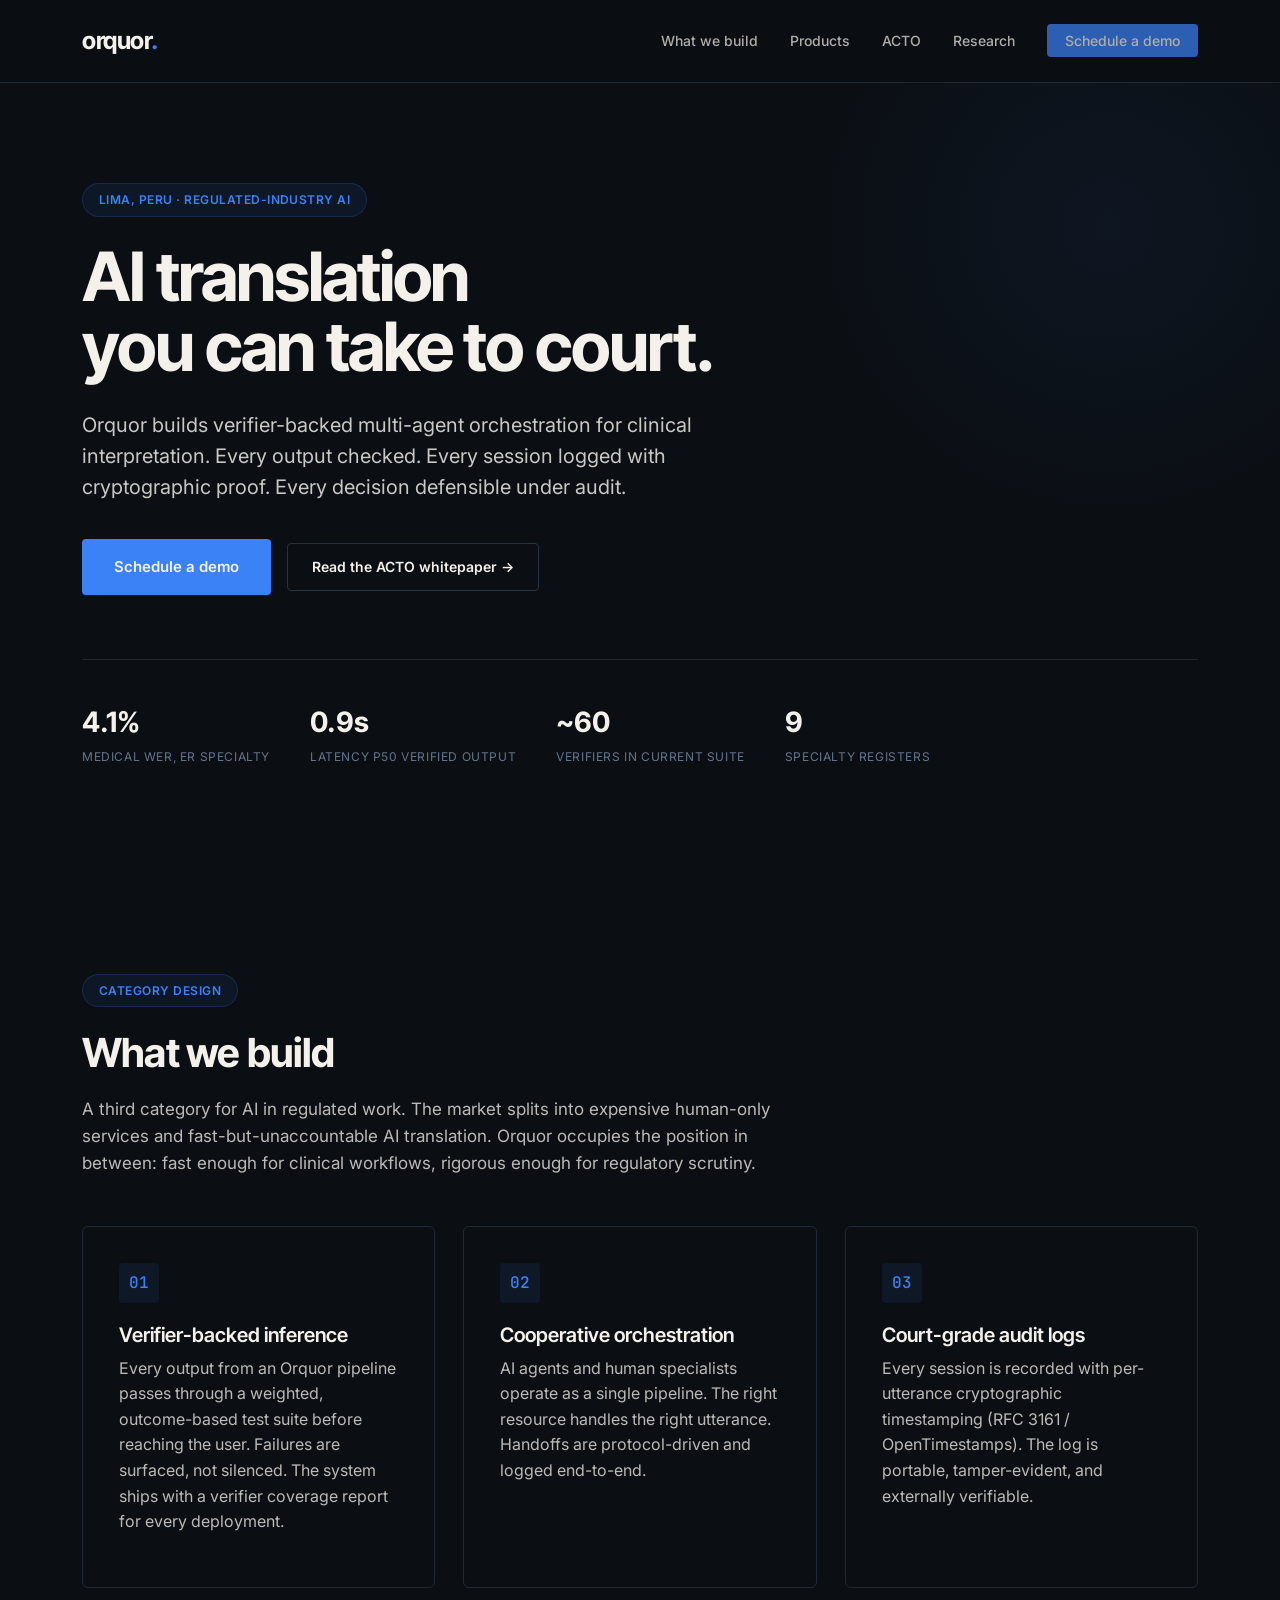
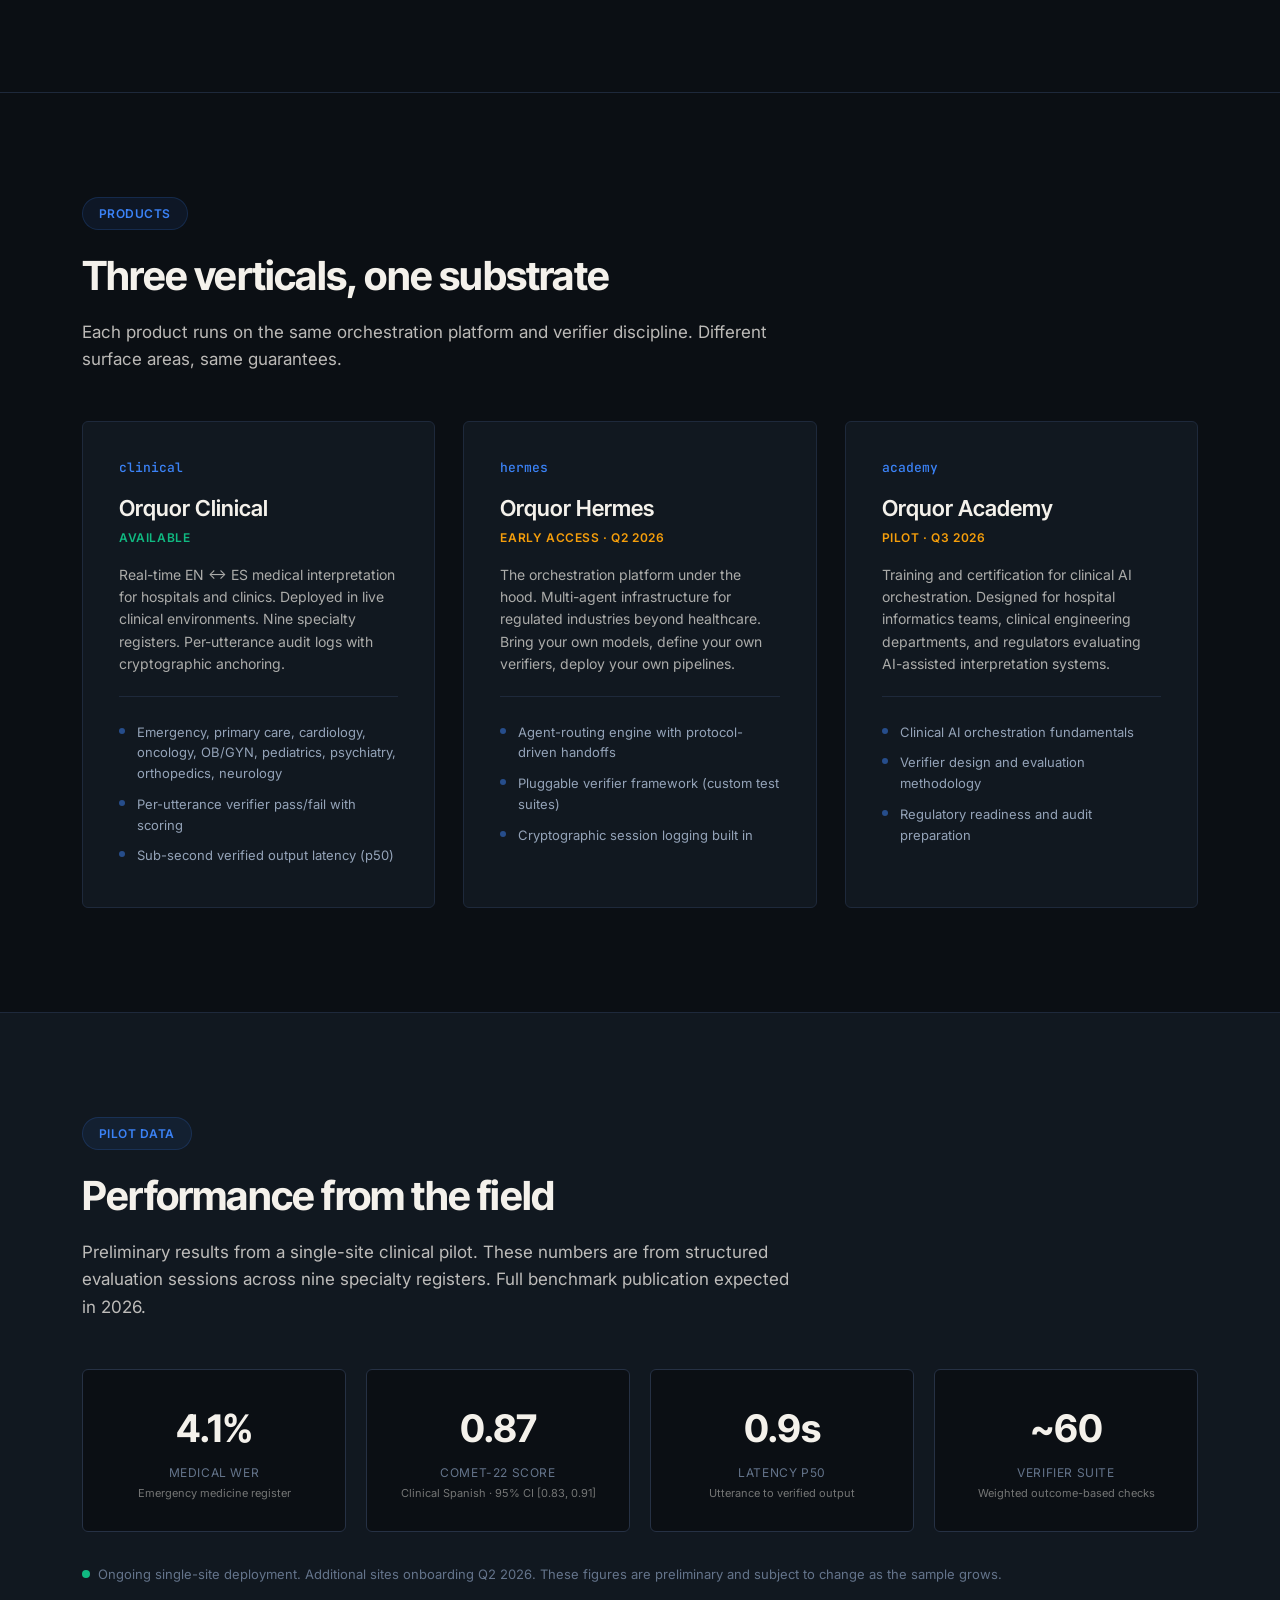
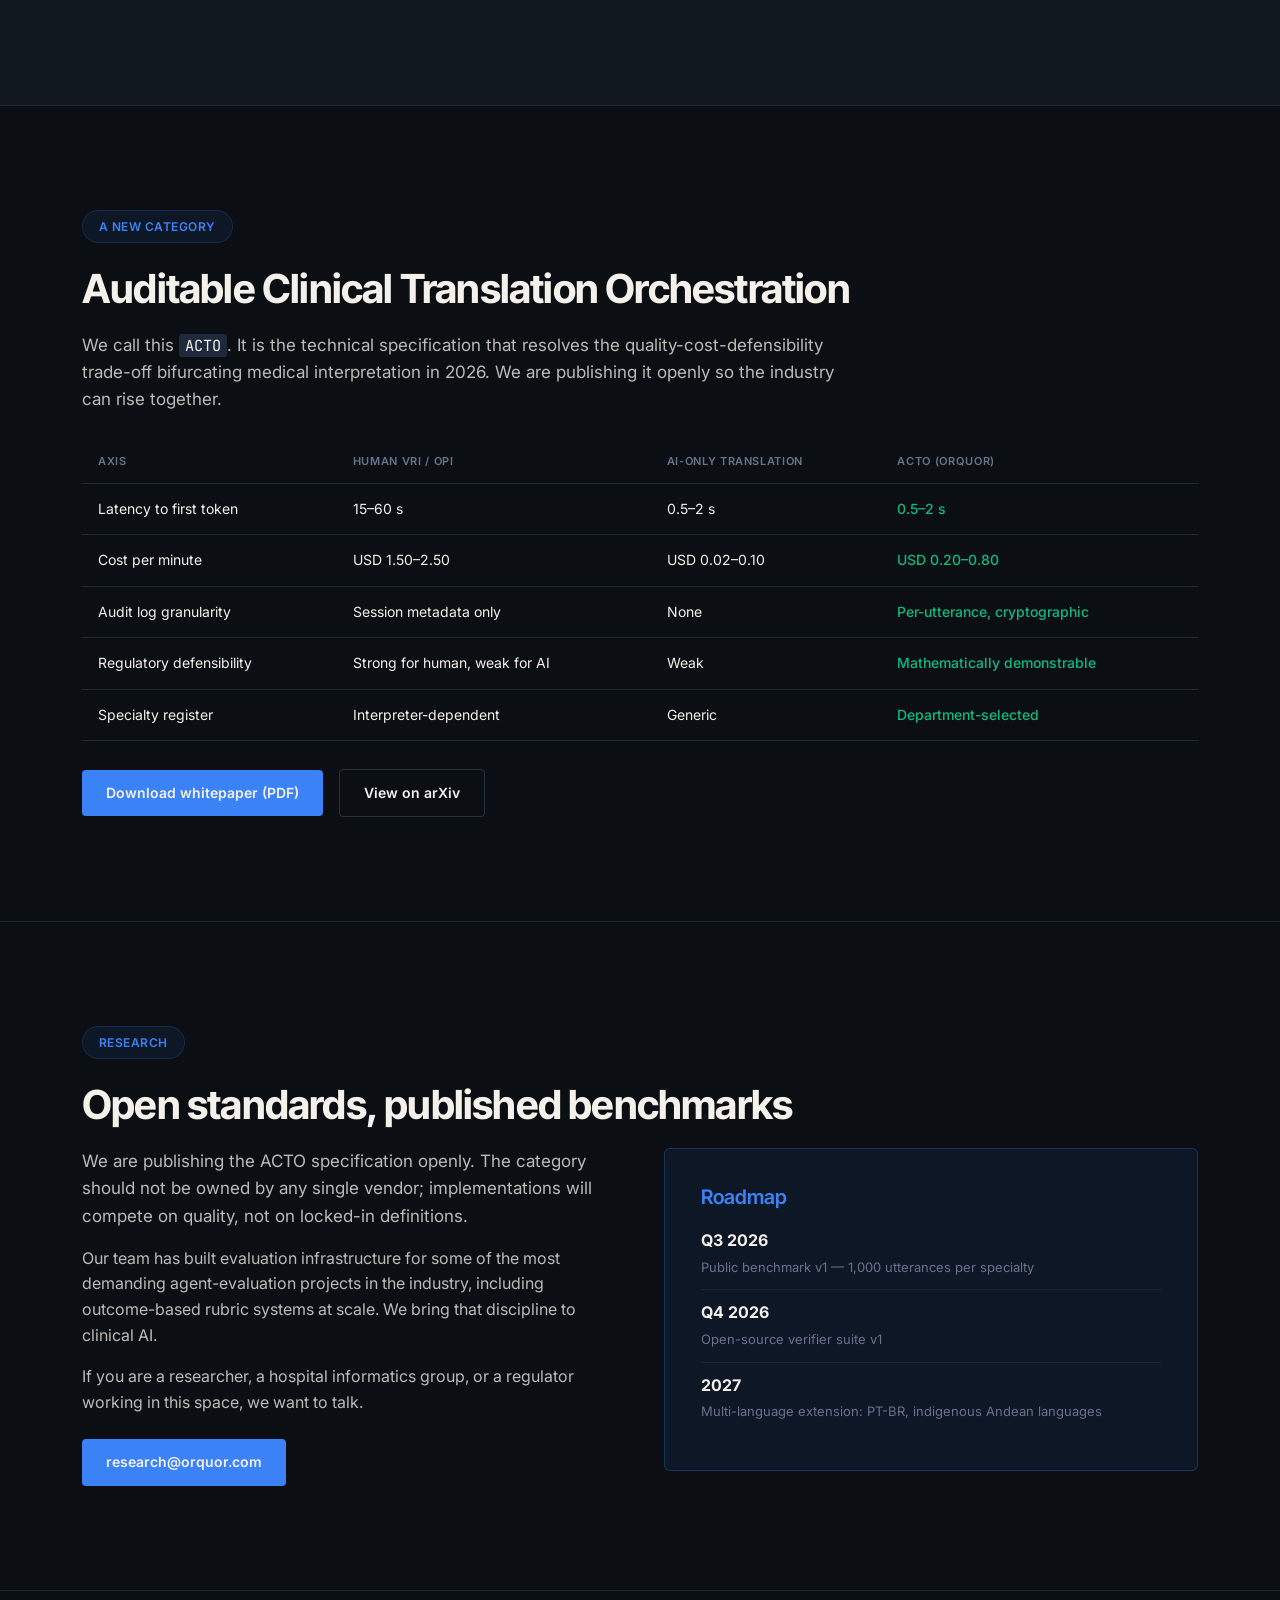
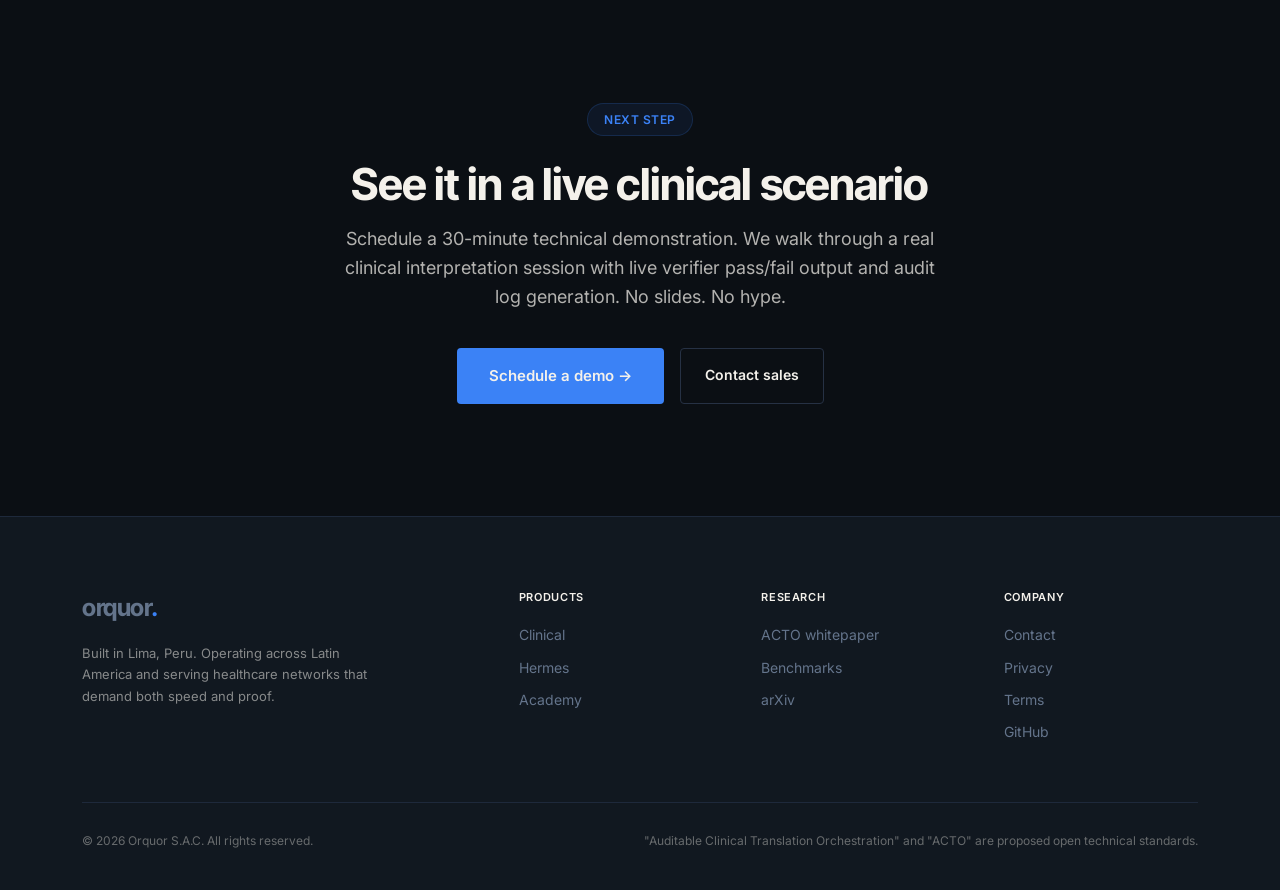
<file: 04-web/index.html>
<!DOCTYPE html>
<html lang="en">
<head>
  <meta charset="UTF-8" />
  <meta name="viewport" content="width=device-width, initial-scale=1.0" />
  <title>Orquor · Auditable Clinical Translation Orchestration</title>
  <meta name="description" content="Orquor builds verifier-backed multi-agent orchestration for regulated industries. Starting with healthcare." />
  <link rel="preconnect" href="https://fonts.googleapis.com" />
  <link rel="preconnect" href="https://fonts.gstatic.com" crossorigin />
  <link href="https://fonts.googleapis.com/css2?family=Inter+Tight:wght@400;500;600;700&family=Inter:wght@400;500;600&family=JetBrains+Mono:wght@400;500&display=swap" rel="stylesheet" />
  <style>
    :root {
      --ink: #0B0F14;
      --bone: #F4F1EB;
      --signal: #3B82F6;
      --signal-soft: rgba(59,130,246,0.08);
      --signal-glow: rgba(59,130,246,0.14);
      --verify: #10B981;
      --alert: #F59E0B;
      --muted: #64748B;
      --muted-light: #94A3B8;
      --stroke: #1E293B;
      --stroke-light: #263144;
      --surface: #111820;
    }

    * { box-sizing: border-box; margin: 0; padding: 0; }

    html {
      scroll-behavior: smooth;
      background: var(--ink);
      color: var(--bone);
      font-family: "Inter", system-ui, sans-serif;
      font-size: 16px;
      line-height: 1.6;
      -webkit-font-smoothing: antialiased;
      -moz-osx-font-smoothing: grayscale;
    }

    body {
      background: var(--ink);
      color: var(--bone);
    }

    a {
      color: var(--signal);
      text-decoration: none;
      transition: color 0.2s ease, opacity 0.2s ease;
    }
    a:hover { text-decoration: underline; }

    code {
      font-family: "JetBrains Mono", monospace;
      font-size: 0.9em;
      color: var(--bone);
      background: #1E293B;
      padding: 1px 6px;
      border-radius: 3px;
    }

    /* ── Layout ─────────────────────────────── */
    .container {
      max-width: 1180px;
      margin: 0 auto;
      padding: 0 32px;
    }

    section {
      padding: 104px 0;
      border-bottom: 1px solid var(--stroke);
    }
    section:last-of-type { border-bottom: none; }

    /* ── Navigation ─────────────────────────── */
    nav {
      padding: 22px 0;
      position: sticky;
      top: 0;
      background: rgba(11,15,20,0.94);
      backdrop-filter: blur(12px);
      -webkit-backdrop-filter: blur(12px);
      border-bottom: 1px solid var(--stroke);
      z-index: 100;
    }
    nav .container {
      display: flex;
      align-items: center;
      justify-content: space-between;
    }
    .logo {
      font-family: "Inter Tight", sans-serif;
      font-weight: 700;
      font-size: 24px;
      letter-spacing: -0.02em;
    }
    .logo .dot { color: var(--signal); }
    nav ul {
      list-style: none;
      display: flex;
      gap: 32px;
      align-items: center;
      font-size: 14px;
      font-weight: 500;
    }
    nav ul a {
      color: var(--bone);
      opacity: 0.7;
    }
    nav ul a:hover {
      opacity: 1;
      text-decoration: none;
    }
    .cta-nav {
      background: var(--signal);
      color: var(--bone);
      padding: 8px 18px;
      border-radius: 4px;
      font-weight: 500;
      font-size: 14px;
      transition: background 0.2s ease;
    }
    .cta-nav:hover {
      text-decoration: none;
      opacity: 1;
      background: #2563EB;
    }

    /* ── Typography ─────────────────────────── */
    h1 {
      font-family: "Inter Tight", sans-serif;
      font-weight: 700;
      font-size: 68px;
      line-height: 1.04;
      letter-spacing: -0.03em;
      margin-bottom: 28px;
    }
    h2 {
      font-family: "Inter Tight", sans-serif;
      font-weight: 700;
      font-size: 40px;
      line-height: 1.12;
      letter-spacing: -0.02em;
      margin-bottom: 20px;
    }
    h3 {
      font-family: "Inter Tight", sans-serif;
      font-weight: 600;
      font-size: 20px;
      line-height: 1.25;
      margin-bottom: 10px;
    }
    p {
      color: rgba(244,241,235,0.76);
      margin-bottom: 16px;
    }

    /* ── Badge ──────────────────────────────── */
    .badge {
      display: inline-block;
      font-size: 12px;
      font-weight: 600;
      color: var(--signal);
      background: var(--signal-soft);
      padding: 6px 16px;
      border-radius: 999px;
      margin-bottom: 24px;
      letter-spacing: 0.04em;
      text-transform: uppercase;
      border: 1px solid rgba(59,130,246,0.18);
    }

    /* ── Buttons ────────────────────────────── */
    .btn {
      display: inline-flex;
      align-items: center;
      gap: 8px;
      padding: 12px 24px;
      border-radius: 4px;
      font-size: 14px;
      font-weight: 600;
      transition: all 0.2s ease;
      cursor: pointer;
      border: none;
      font-family: inherit;
    }
    .btn-primary {
      background: var(--signal);
      color: var(--bone);
    }
    .btn-primary:hover { background: #2563EB; text-decoration: none; }
    .btn-ghost {
      color: var(--bone);
      border: 1px solid var(--stroke-light);
      background: transparent;
    }
    .btn-ghost:hover {
      border-color: var(--signal);
      text-decoration: none;
    }
    .btn-large {
      padding: 16px 32px;
      font-size: 15px;
    }

    /* ── Hero ────────────────────────────────── */
    .hero {
      padding: 100px 0 104px;
      position: relative;
      overflow: hidden;
    }
    .hero::before {
      content: '';
      position: absolute;
      top: -20%;
      right: -10%;
      width: 600px;
      height: 600px;
      background: radial-gradient(circle at center, rgba(59,130,246,0.06) 0%, transparent 70%);
      pointer-events: none;
    }
    .hero .container { position: relative; z-index: 1; }
    .hero h1 { max-width: 900px; }
    .hero .subtitle {
      font-size: 20px;
      max-width: 680px;
      color: rgba(244,241,235,0.82);
      margin-bottom: 36px;
      line-height: 1.55;
    }
    .hero-actions {
      display: flex;
      gap: 16px;
      align-items: center;
      flex-wrap: wrap;
    }
    .hero-meta {
      display: flex;
      gap: 40px;
      margin-top: 64px;
      padding-top: 40px;
      border-top: 1px solid var(--stroke);
    }
    .hero-meta-item .meta-value {
      font-family: "Inter Tight", sans-serif;
      font-size: 28px;
      font-weight: 700;
      color: var(--bone);
      margin-bottom: 2px;
    }
    .hero-meta-item .meta-label {
      font-size: 12px;
      color: var(--muted);
      text-transform: uppercase;
      letter-spacing: 0.05em;
    }

    /* ── Grids ──────────────────────────────── */
    .grid-3 {
      display: grid;
      grid-template-columns: repeat(3, 1fr);
      gap: 28px;
    }
    .grid-2 {
      display: grid;
      grid-template-columns: repeat(2, 1fr);
      gap: 48px;
      align-items: start;
    }

    /* ── Cards ──────────────────────────────── */
    .card {
      padding: 36px;
      border: 1px solid var(--stroke);
      border-radius: 6px;
      background: var(--ink);
      transition: border-color 0.25s ease;
    }
    .card:hover { border-color: var(--stroke-light); }
    .card .icon {
      display: inline-flex;
      width: 40px;
      height: 40px;
      align-items: center;
      justify-content: center;
      background: var(--signal-soft);
      border-radius: 4px;
      margin-bottom: 20px;
      font-family: "JetBrains Mono", monospace;
      color: var(--signal);
      font-size: 16px;
      font-weight: 500;
    }
    .card h3 { margin-bottom: 8px; }
    .card .status {
      font-size: 12px;
      font-weight: 600;
      text-transform: uppercase;
      letter-spacing: 0.04em;
      margin-bottom: 14px;
    }
    .card .status.live { color: var(--verify); }
    .card .status.soon { color: var(--alert); }

    /* ── Product cards specific ─────────────── */
    .product-card {
      padding: 36px;
      border: 1px solid var(--stroke);
      border-radius: 6px;
      background: var(--surface);
      transition: border-color 0.25s ease, background 0.25s ease;
    }
    .product-card:hover {
      border-color: rgba(59,130,246,0.35);
      background: #141c27;
    }
    .product-card .product-icon {
      font-family: "JetBrains Mono", monospace;
      font-size: 13px;
      font-weight: 500;
      color: var(--signal);
      margin-bottom: 16px;
      display: block;
    }
    .product-card h3 {
      font-size: 22px;
      margin-bottom: 6px;
    }
    .product-card .product-status {
      font-size: 12px;
      font-weight: 600;
      text-transform: uppercase;
      letter-spacing: 0.05em;
      margin-bottom: 16px;
    }
    .product-card .product-status.available { color: var(--verify); }
    .product-card .product-status.pipeline { color: var(--alert); }
    .product-card p {
      font-size: 14px;
      color: rgba(244,241,235,0.68);
      line-height: 1.6;
    }
    .product-card .product-features {
      list-style: none;
      margin-top: 20px;
      padding-top: 20px;
      border-top: 1px solid var(--stroke);
    }
    .product-card .product-features li {
      font-size: 13px;
      color: var(--muted-light);
      padding: 5px 0;
      padding-left: 18px;
      position: relative;
    }
    .product-card .product-features li::before {
      content: '';
      position: absolute;
      left: 0;
      top: 11px;
      width: 6px;
      height: 6px;
      border-radius: 50%;
      background: var(--signal);
      opacity: 0.5;
    }

    /* ── Stats / Metrics ────────────────────── */
    .metrics-section {
      background: var(--surface);
      border-bottom: 1px solid var(--stroke);
    }
    .stat-grid {
      display: grid;
      grid-template-columns: repeat(4, 1fr);
      gap: 20px;
    }
    .stat-block {
      padding: 28px 24px;
      border: 1px solid var(--stroke-light);
      border-radius: 6px;
      text-align: center;
      background: var(--ink);
    }
    .stat-block .value {
      font-family: "Inter Tight", sans-serif;
      font-weight: 700;
      font-size: 38px;
      color: var(--bone);
      margin-bottom: 6px;
      letter-spacing: -0.02em;
    }
    .stat-block .label {
      font-size: 12px;
      color: var(--muted);
      text-transform: uppercase;
      letter-spacing: 0.05em;
      line-height: 1.4;
    }
    .stat-block .sub {
      font-size: 11px;
      color: rgba(244,241,235,0.45);
      margin-top: 4px;
    }
    .pilot-note {
      margin-top: 32px;
      font-size: 13px;
      color: var(--muted);
      display: flex;
      align-items: center;
      gap: 8px;
    }
    .pilot-note .dot-indicator {
      width: 8px;
      height: 8px;
      border-radius: 50%;
      background: var(--verify);
      display: inline-block;
    }

    /* ── Comparison Table ───────────────────── */
    table {
      width: 100%;
      border-collapse: collapse;
      margin: 28px 0;
      font-size: 14px;
    }
    th {
      text-align: left;
      font-weight: 600;
      color: var(--muted);
      padding: 12px 16px;
      border-bottom: 1px solid var(--stroke);
      text-transform: uppercase;
      font-size: 11px;
      letter-spacing: 0.06em;
    }
    td {
      padding: 14px 16px;
      border-bottom: 1px solid var(--stroke);
    }
    td.highlight { color: var(--verify); font-weight: 500; }

    /* ── CTA Section ────────────────────────── */
    .cta-section {
      text-align: center;
      padding: 112px 0;
      position: relative;
    }
    .cta-section .container {
      max-width: 680px;
    }
    .cta-section h2 {
      font-size: 44px;
      margin-bottom: 16px;
    }
    .cta-section p {
      font-size: 18px;
      color: rgba(244,241,235,0.72);
      margin-bottom: 36px;
      line-height: 1.6;
    }
    .cta-actions {
      display: flex;
      gap: 16px;
      justify-content: center;
      flex-wrap: wrap;
    }

    /* ── Footer ─────────────────────────────── */
    footer {
      padding: 72px 0 40px;
      background: var(--surface);
      border-top: 1px solid var(--stroke);
      color: var(--muted);
      font-size: 14px;
    }
    footer .footer-grid {
      display: grid;
      grid-template-columns: 2fr 1fr 1fr 1fr;
      gap: 48px;
    }
    footer .footer-brand p {
      font-size: 13px;
      color: rgba(244,241,235,0.52);
      max-width: 300px;
      line-height: 1.65;
    }
    footer h4 {
      font-size: 11px;
      text-transform: uppercase;
      letter-spacing: 0.06em;
      color: var(--bone);
      margin-bottom: 18px;
      font-weight: 600;
    }
    footer ul { list-style: none; }
    footer ul li { margin-bottom: 10px; }
    footer ul a {
      color: var(--muted);
      font-size: 14px;
      transition: color 0.2s ease;
    }
    footer ul a:hover { color: var(--bone); text-decoration: none; }
    footer .footer-bottom {
      margin-top: 48px;
      padding-top: 28px;
      border-top: 1px solid var(--stroke);
      display: flex;
      justify-content: space-between;
      align-items: center;
      font-size: 12px;
      color: rgba(244,241,235,0.38);
      flex-wrap: wrap;
      gap: 12px;
    }
    footer .footer-bottom a {
      color: rgba(244,241,235,0.38);
    }
    footer .footer-bottom a:hover { color: var(--bone); }

    /* ── Responsive ─────────────────────────── */
    @media (max-width: 900px) {
      h1 { font-size: 44px; }
      h2 { font-size: 30px; }
      .hero-meta { flex-direction: column; gap: 24px; }
      .grid-3, .grid-2, .stat-grid, footer .footer-grid {
        grid-template-columns: 1fr;
      }
      nav ul { display: none; }
      section { padding: 72px 0; }
      .hero { padding: 72px 0 80px; }
      .cta-section { padding: 80px 0; }
    }
  </style>
</head>
<body>

<!-- ═══════════════════════════════════════════
     NAVIGATION
     ═══════════════════════════════════════════ -->
<nav>
  <div class="container">
    <div class="logo">orquor<span class="dot">.</span></div>
    <ul>
      <li><a href="#what">What we build</a></li>
      <li><a href="#products">Products</a></li>
      <li><a href="#acto">ACTO</a></li>
      <li><a href="#research">Research</a></li>
      <li><a href="#demo" class="cta-nav">Schedule a demo</a></li>
    </ul>
  </div>
</nav>

<!-- ═══════════════════════════════════════════
     HERO
     ═══════════════════════════════════════════ -->
<header class="hero">
  <div class="container">
    <span class="badge">Lima, Peru · Regulated-industry AI</span>
    <h1>AI translation<br/>you can take to court.</h1>
    <p class="subtitle">
      Orquor builds verifier-backed multi-agent orchestration for clinical
      interpretation. Every output checked. Every session logged with
      cryptographic proof. Every decision defensible under audit.
    </p>
    <div class="hero-actions">
      <a href="#demo" class="btn btn-primary btn-large">Schedule a demo</a>
      <a href="/whitepaper-acto.pdf" class="btn btn-ghost">Read the ACTO whitepaper →</a>
    </div>
    <div class="hero-meta">
      <div class="hero-meta-item">
        <div class="meta-value">4.1%</div>
        <div class="meta-label">Medical WER, ER specialty</div>
      </div>
      <div class="hero-meta-item">
        <div class="meta-value">0.9s</div>
        <div class="meta-label">Latency p50 verified output</div>
      </div>
      <div class="hero-meta-item">
        <div class="meta-value">~60</div>
        <div class="meta-label">Verifiers in current suite</div>
      </div>
      <div class="hero-meta-item">
        <div class="meta-value">9</div>
        <div class="meta-label">Specialty registers</div>
      </div>
    </div>
  </div>
</header>

<!-- ═══════════════════════════════════════════
     WHAT WE BUILD
     ═══════════════════════════════════════════ -->
<section id="what">
  <div class="container">
    <span class="badge">Category design</span>
    <h2>What we build</h2>
    <p style="max-width: 720px; margin-bottom: 48px; font-size: 17px;">
      A third category for AI in regulated work. The market splits into expensive
      human-only services and fast-but-unaccountable AI translation.
      Orquor occupies the position in between: fast enough for clinical
      workflows, rigorous enough for regulatory scrutiny.
    </p>
    <div class="grid-3">
      <div class="card">
        <div class="icon">01</div>
        <h3>Verifier-backed inference</h3>
        <p>
          Every output from an Orquor pipeline passes through a weighted,
          outcome-based test suite before reaching the user.
          Failures are surfaced, not silenced. The system ships with a
          verifier coverage report for every deployment.
        </p>
      </div>
      <div class="card">
        <div class="icon">02</div>
        <h3>Cooperative orchestration</h3>
        <p>
          AI agents and human specialists operate as a single pipeline.
          The right resource handles the right utterance. Handoffs are
          protocol-driven and logged end-to-end.
        </p>
      </div>
      <div class="card">
        <div class="icon">03</div>
        <h3>Court-grade audit logs</h3>
        <p>
          Every session is recorded with per-utterance cryptographic
          timestamping (RFC 3161 / OpenTimestamps). The log is portable,
          tamper-evident, and externally verifiable.
        </p>
      </div>
    </div>
  </div>
</section>

<!-- ═══════════════════════════════════════════
     PRODUCTS
     ═══════════════════════════════════════════ -->
<section id="products">
  <div class="container">
    <span class="badge">Products</span>
    <h2>Three verticals, one substrate</h2>
    <p style="max-width: 720px; margin-bottom: 48px; font-size: 17px;">
      Each product runs on the same orchestration platform and verifier
      discipline. Different surface areas, same guarantees.
    </p>
    <div class="grid-3">

      <!-- Clinical -->
      <div class="product-card">
        <span class="product-icon">clinical</span>
        <h3>Orquor Clinical</h3>
        <div class="product-status available">Available</div>
        <p>
          Real-time EN ↔ ES medical interpretation for hospitals and clinics.
          Deployed in live clinical environments. Nine specialty registers.
          Per-utterance audit logs with cryptographic anchoring.
        </p>
        <ul class="product-features">
          <li>Emergency, primary care, cardiology, oncology, OB/GYN, pediatrics, psychiatry, orthopedics, neurology</li>
          <li>Per-utterance verifier pass/fail with scoring</li>
          <li>Sub-second verified output latency (p50)</li>
        </ul>
      </div>

      <!-- Hermes -->
      <div class="product-card">
        <span class="product-icon">hermes</span>
        <h3>Orquor Hermes</h3>
        <div class="product-status pipeline">Early access · Q2 2026</div>
        <p>
          The orchestration platform under the hood. Multi-agent
          infrastructure for regulated industries beyond healthcare.
          Bring your own models, define your own verifiers, deploy your
          own pipelines.
        </p>
        <ul class="product-features">
          <li>Agent-routing engine with protocol-driven handoffs</li>
          <li>Pluggable verifier framework (custom test suites)</li>
          <li>Cryptographic session logging built in</li>
        </ul>
      </div>

      <!-- Academy -->
      <div class="product-card">
        <span class="product-icon">academy</span>
        <h3>Orquor Academy</h3>
        <div class="product-status pipeline">Pilot · Q3 2026</div>
        <p>
          Training and certification for clinical AI orchestration. Designed
          for hospital informatics teams, clinical engineering departments,
          and regulators evaluating AI-assisted interpretation systems.
        </p>
        <ul class="product-features">
          <li>Clinical AI orchestration fundamentals</li>
          <li>Verifier design and evaluation methodology</li>
          <li>Regulatory readiness and audit preparation</li>
        </ul>
      </div>

    </div>
  </div>
</section>

<!-- ═══════════════════════════════════════════
     METRICS / PILOT DATA
     ═══════════════════════════════════════════ -->
<div class="metrics-section">
  <section id="metrics">
    <div class="container">
      <span class="badge">Pilot data</span>
      <h2>Performance from the field</h2>
      <p style="max-width: 720px; margin-bottom: 48px; font-size: 17px;">
        Preliminary results from a single-site clinical pilot. These numbers
        are from structured evaluation sessions across nine specialty
        registers. Full benchmark publication expected in 2026.
      </p>
      <div class="stat-grid">
        <div class="stat-block">
          <div class="value">4.1%</div>
          <div class="label">Medical WER</div>
          <div class="sub">Emergency medicine register</div>
        </div>
        <div class="stat-block">
          <div class="value">0.87</div>
          <div class="label">COMET-22 score</div>
          <div class="sub">Clinical Spanish · 95% CI [0.83, 0.91]</div>
        </div>
        <div class="stat-block">
          <div class="value">0.9s</div>
          <div class="label">Latency p50</div>
          <div class="sub">Utterance to verified output</div>
        </div>
        <div class="stat-block">
          <div class="value">~60</div>
          <div class="label">Verifier suite</div>
          <div class="sub">Weighted outcome-based checks</div>
        </div>
      </div>
      <p class="pilot-note">
        <span class="dot-indicator"></span>
        Ongoing single-site deployment. Additional sites onboarding Q2 2026.
        These figures are preliminary and subject to change as the sample grows.
      </p>
    </div>
  </section>
</div>

<!-- ═══════════════════════════════════════════
     ACTO
     ═══════════════════════════════════════════ -->
<section id="acto">
  <div class="container">
    <span class="badge">A new category</span>
    <h2>Auditable Clinical Translation Orchestration</h2>
    <p style="max-width: 760px; font-size: 17px;">
      We call this <code>ACTO</code>. It is the technical specification that
      resolves the quality-cost-defensibility trade-off bifurcating medical
      interpretation in 2026. We are publishing it openly so the industry
      can rise together.
    </p>

    <table>
      <thead>
        <tr>
          <th>Axis</th>
          <th>Human VRI / OPI</th>
          <th>AI-only translation</th>
          <th>ACTO (Orquor)</th>
        </tr>
      </thead>
      <tbody>
        <tr>
          <td>Latency to first token</td>
          <td>15–60 s</td>
          <td>0.5–2 s</td>
          <td class="highlight">0.5–2 s</td>
        </tr>
        <tr>
          <td>Cost per minute</td>
          <td>USD 1.50–2.50</td>
          <td>USD 0.02–0.10</td>
          <td class="highlight">USD 0.20–0.80</td>
        </tr>
        <tr>
          <td>Audit log granularity</td>
          <td>Session metadata only</td>
          <td>None</td>
          <td class="highlight">Per-utterance, cryptographic</td>
        </tr>
        <tr>
          <td>Regulatory defensibility</td>
          <td>Strong for human, weak for AI</td>
          <td>Weak</td>
          <td class="highlight">Mathematically demonstrable</td>
        </tr>
        <tr>
          <td>Specialty register</td>
          <td>Interpreter-dependent</td>
          <td>Generic</td>
          <td class="highlight">Department-selected</td>
        </tr>
      </tbody>
    </table>

    <div class="hero-actions" style="margin-top: 26px;">
      <a href="/whitepaper-acto.pdf" class="btn btn-primary">Download whitepaper (PDF)</a>
      <a href="https://arxiv.org/abs/TBD" class="btn btn-ghost">View on arXiv</a>
    </div>
  </div>
</section>

<!-- ═══════════════════════════════════════════
     RESEARCH
     ═══════════════════════════════════════════ -->
<section id="research">
  <div class="container">
    <span class="badge">Research</span>
    <h2>Open standards, published benchmarks</h2>
    <div class="grid-2">
      <div>
        <p style="font-size: 17px;">
          We are publishing the ACTO specification openly. The category
          should not be owned by any single vendor; implementations will
          compete on quality, not on locked-in definitions.
        </p>
        <p>
          Our team has built evaluation infrastructure for some of the most
          demanding agent-evaluation projects in the industry, including
          outcome-based rubric systems at scale. We bring that discipline
          to clinical AI.
        </p>
        <p>
          If you are a researcher, a hospital informatics group, or a
          regulator working in this space, we want to talk.
        </p>
        <a href="mailto:research@orquor.com" class="btn btn-primary" style="margin-top: 8px;">research@orquor.com</a>
      </div>
      <div class="card" style="background: var(--signal-soft); border-color: rgba(59,130,246,0.25);">
        <h3 style="color: var(--signal);">Roadmap</h3>
        <ul style="list-style: none; padding: 0;">
          <li style="padding: 10px 0; border-bottom: 1px solid rgba(59,130,246,0.12);">
            <strong>Q3 2026</strong><br>
            <span style="font-size: 13px; color: var(--muted);">Public benchmark v1 — 1,000 utterances per specialty</span>
          </li>
          <li style="padding: 10px 0; border-bottom: 1px solid rgba(59,130,246,0.12);">
            <strong>Q4 2026</strong><br>
            <span style="font-size: 13px; color: var(--muted);">Open-source verifier suite v1</span>
          </li>
          <li style="padding: 10px 0;">
            <strong>2027</strong><br>
            <span style="font-size: 13px; color: var(--muted);">Multi-language extension: PT-BR, indigenous Andean languages</span>
          </li>
        </ul>
      </div>
    </div>
  </div>
</section>

<!-- ═══════════════════════════════════════════
     CTA: SCHEDULE A DEMO
     ═══════════════════════════════════════════ -->
<section id="demo" class="cta-section">
  <div class="container">
    <span class="badge">Next step</span>
    <h2>See it in a live clinical scenario</h2>
    <p>
      Schedule a 30-minute technical demonstration. We walk through a
      real clinical interpretation session with live verifier pass/fail
      output and audit log generation. No slides. No hype.
    </p>
    <div class="cta-actions">
      <a href="mailto:hello@orquor.com?subject=Demo%20request%20-%20Orquor%20Clinical" class="btn btn-primary btn-large">Schedule a demo →</a>
      <a href="mailto:hello@orquor.com" class="btn btn-ghost">Contact sales</a>
    </div>
  </div>
</section>

<!-- ═══════════════════════════════════════════
     FOOTER
     ═══════════════════════════════════════════ -->
<footer>
  <div class="container">
    <div class="footer-grid">
      <div class="footer-brand">
        <div class="logo" style="margin-bottom: 16px;">orquor<span class="dot">.</span></div>
        <p>
          Built in Lima, Peru. Operating across Latin America and serving
          healthcare networks that demand both speed and proof.
        </p>
      </div>
      <div>
        <h4>Products</h4>
        <ul>
          <li><a href="#products">Clinical</a></li>
          <li><a href="#products">Hermes</a></li>
          <li><a href="#products">Academy</a></li>
        </ul>
      </div>
      <div>
        <h4>Research</h4>
        <ul>
          <li><a href="/whitepaper-acto.pdf">ACTO whitepaper</a></li>
          <li><a href="#">Benchmarks</a></li>
          <li><a href="https://arxiv.org/a/orquor">arXiv</a></li>
        </ul>
      </div>
      <div>
        <h4>Company</h4>
        <ul>
          <li><a href="mailto:hello@orquor.com">Contact</a></li>
          <li><a href="/legal/privacy.html">Privacy</a></li>
          <li><a href="/legal/terms.html">Terms</a></li>
          <li><a href="https://github.com/orquor">GitHub</a></li>
        </ul>
      </div>
    </div>
    <div class="footer-bottom">
      <span>&copy; 2026 Orquor S.A.C. All rights reserved.</span>
      <span>"Auditable Clinical Translation Orchestration" and "ACTO" are proposed open technical standards.</span>
    </div>
  </div>
</footer>

</body>
</html>
</file>
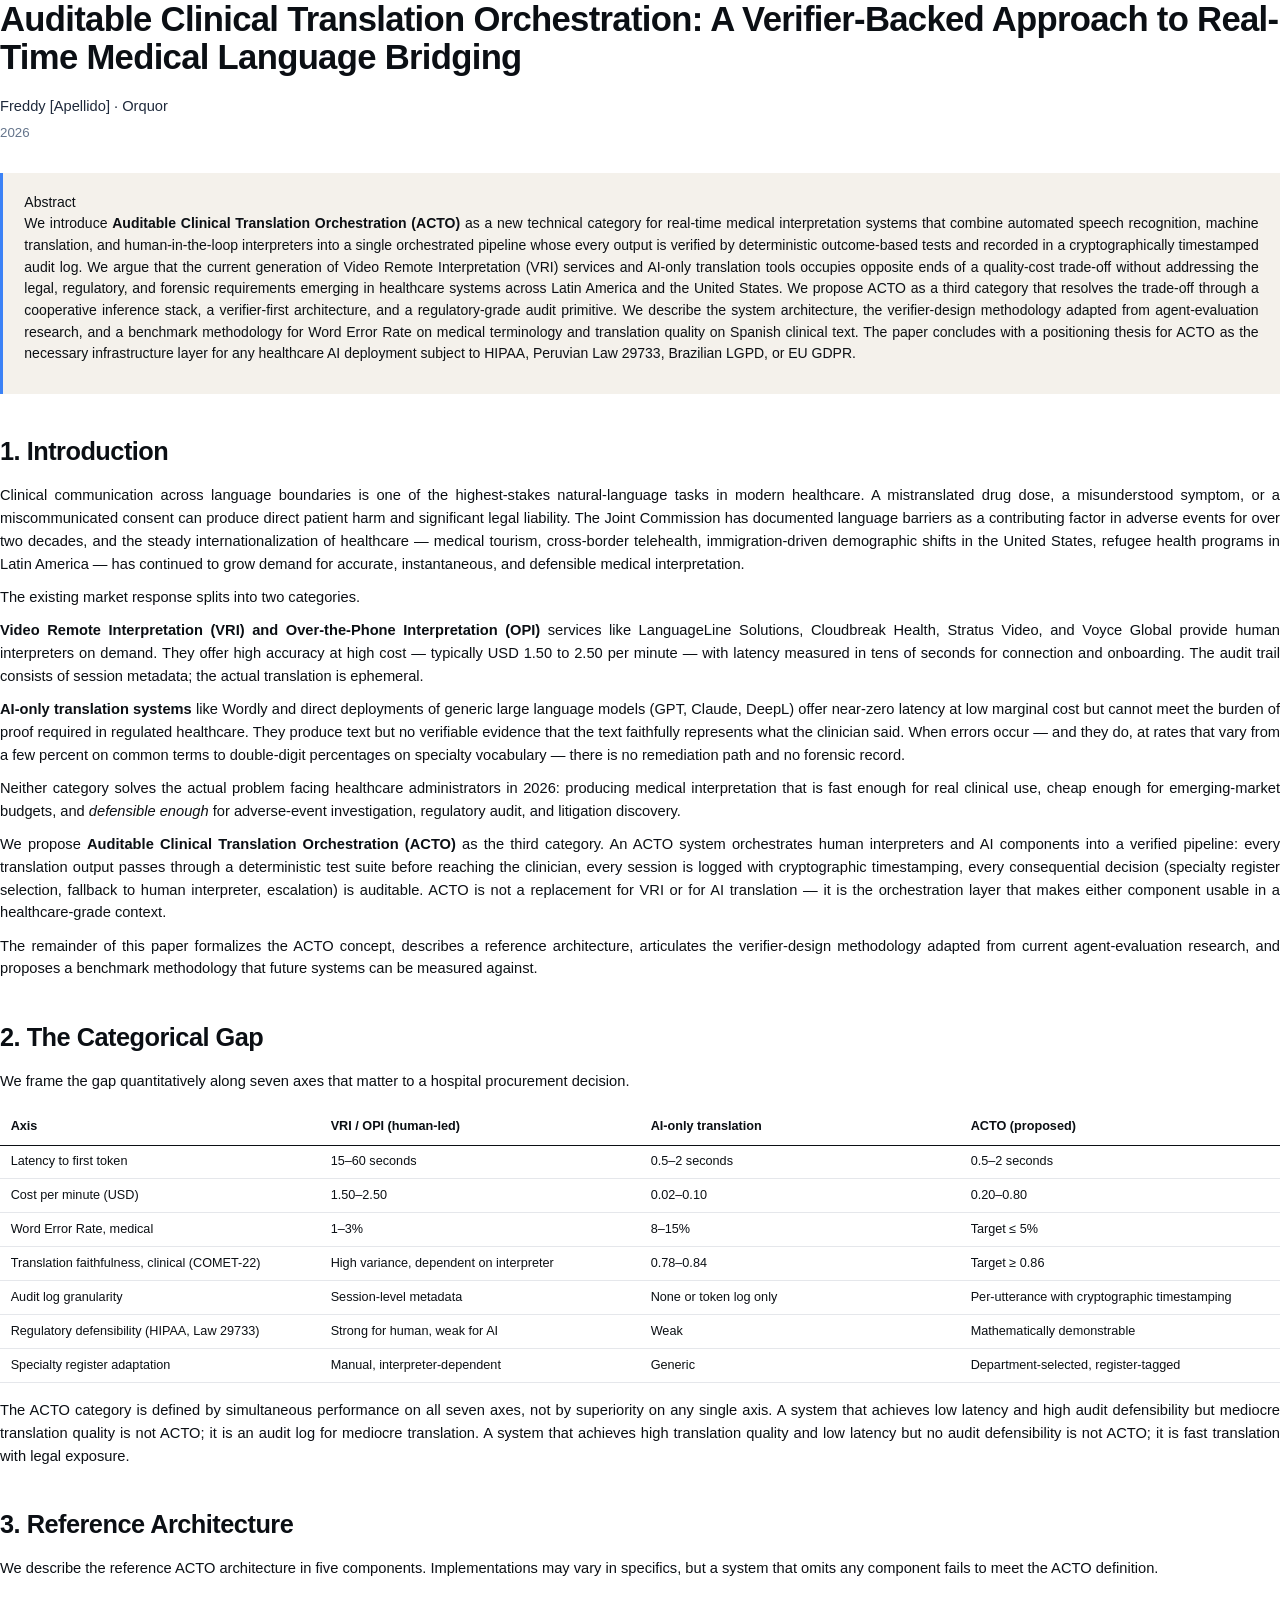
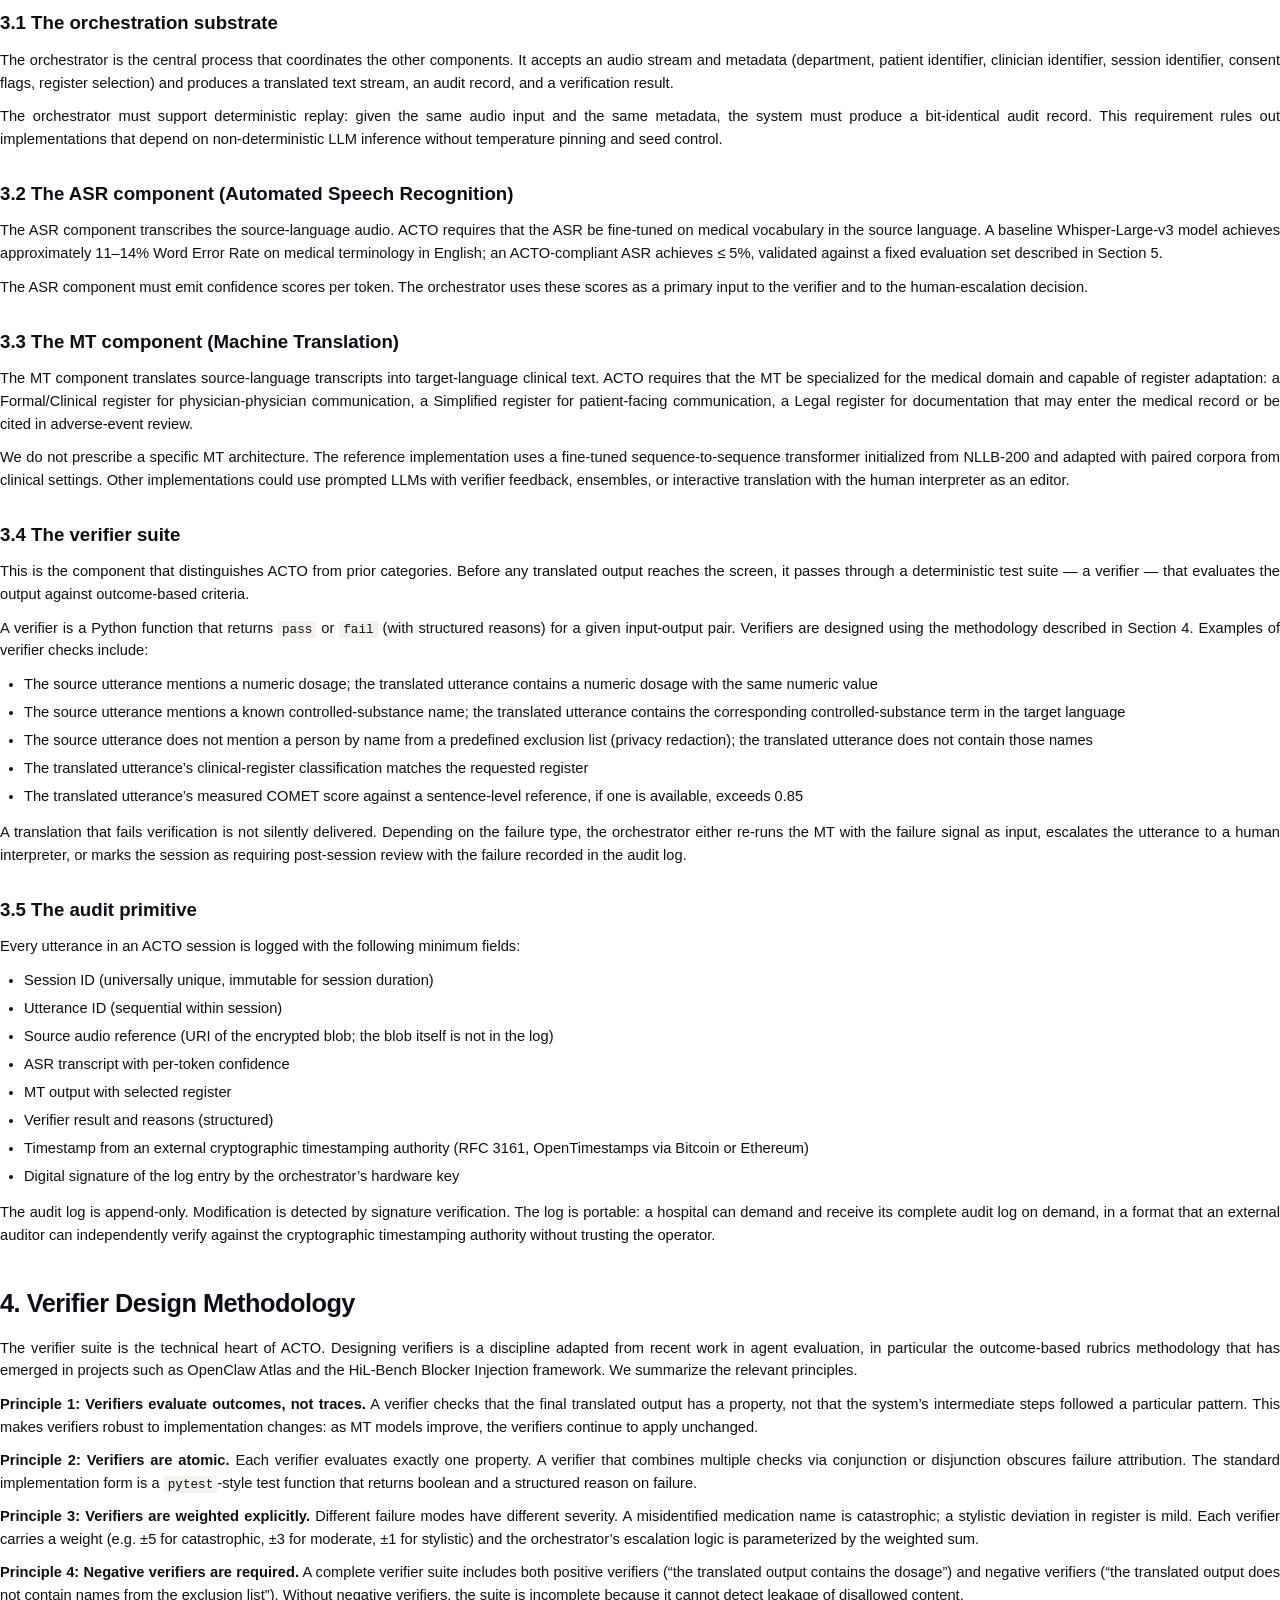
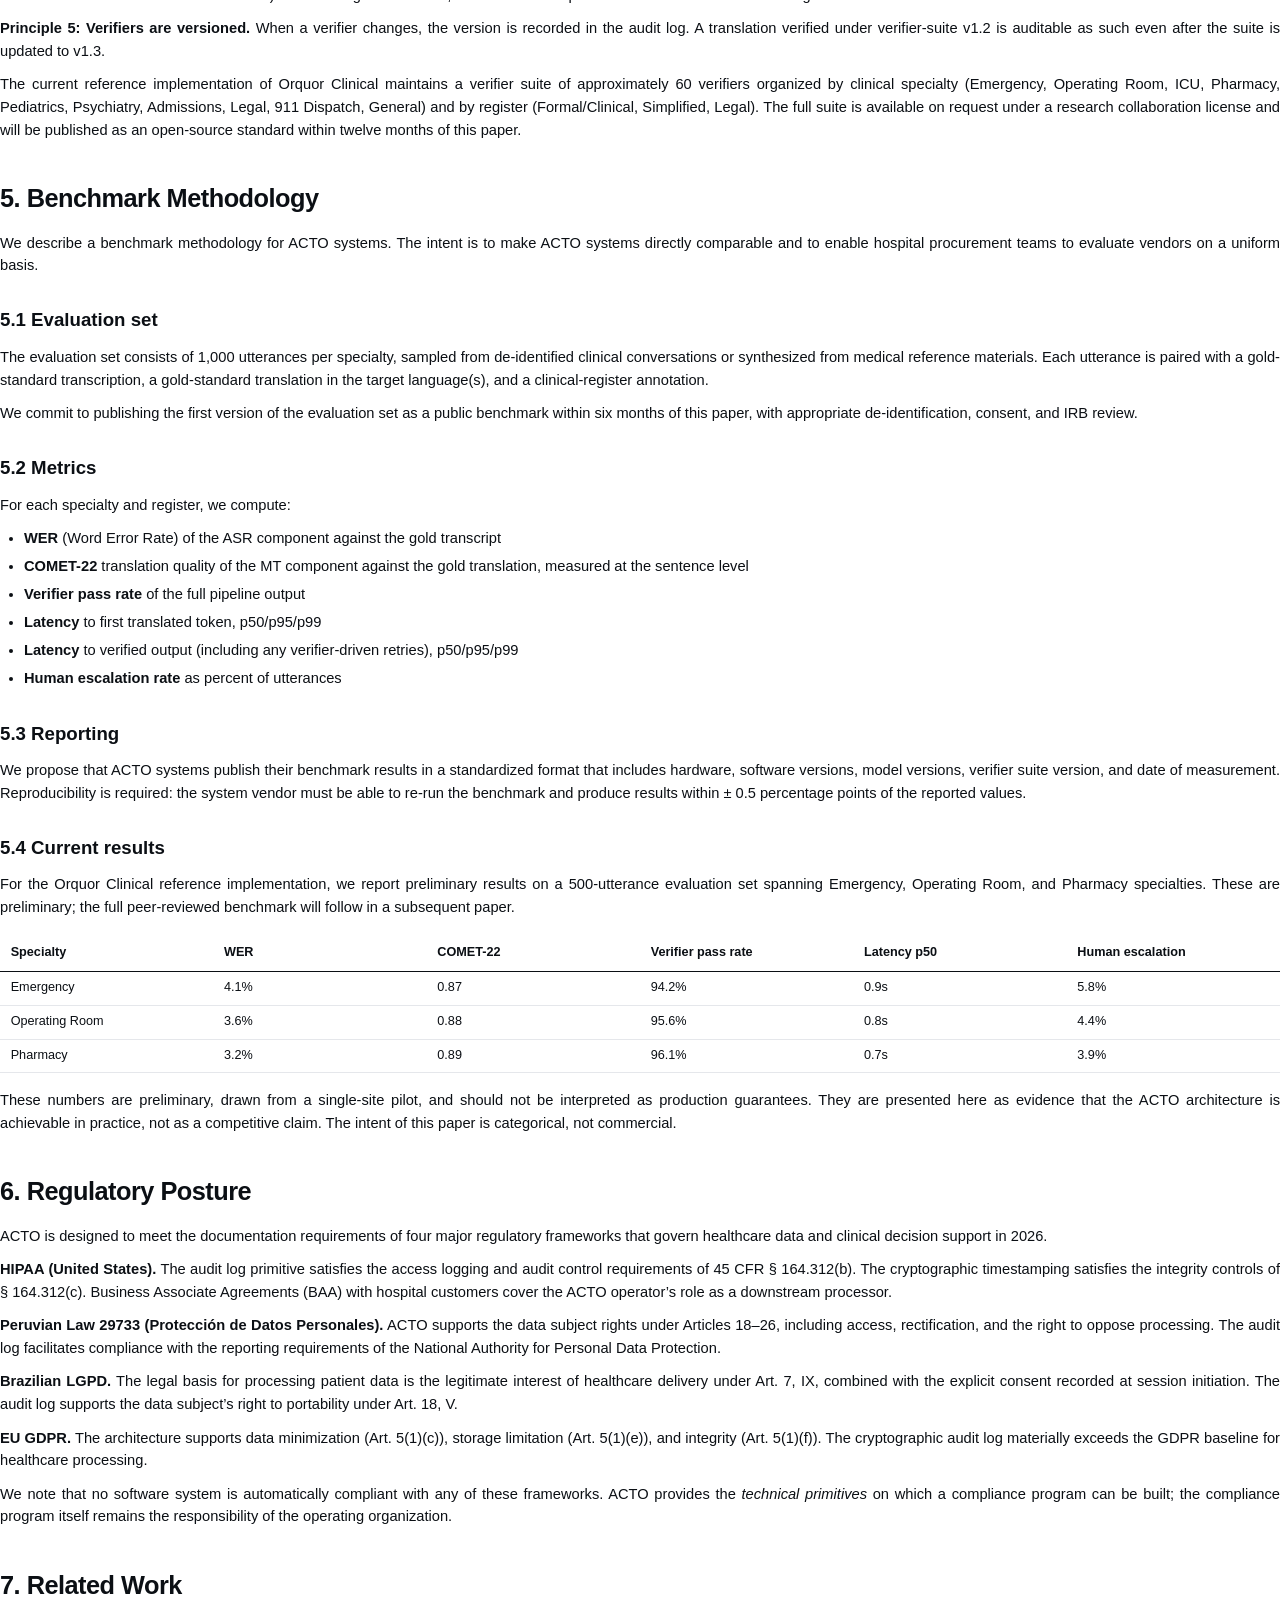
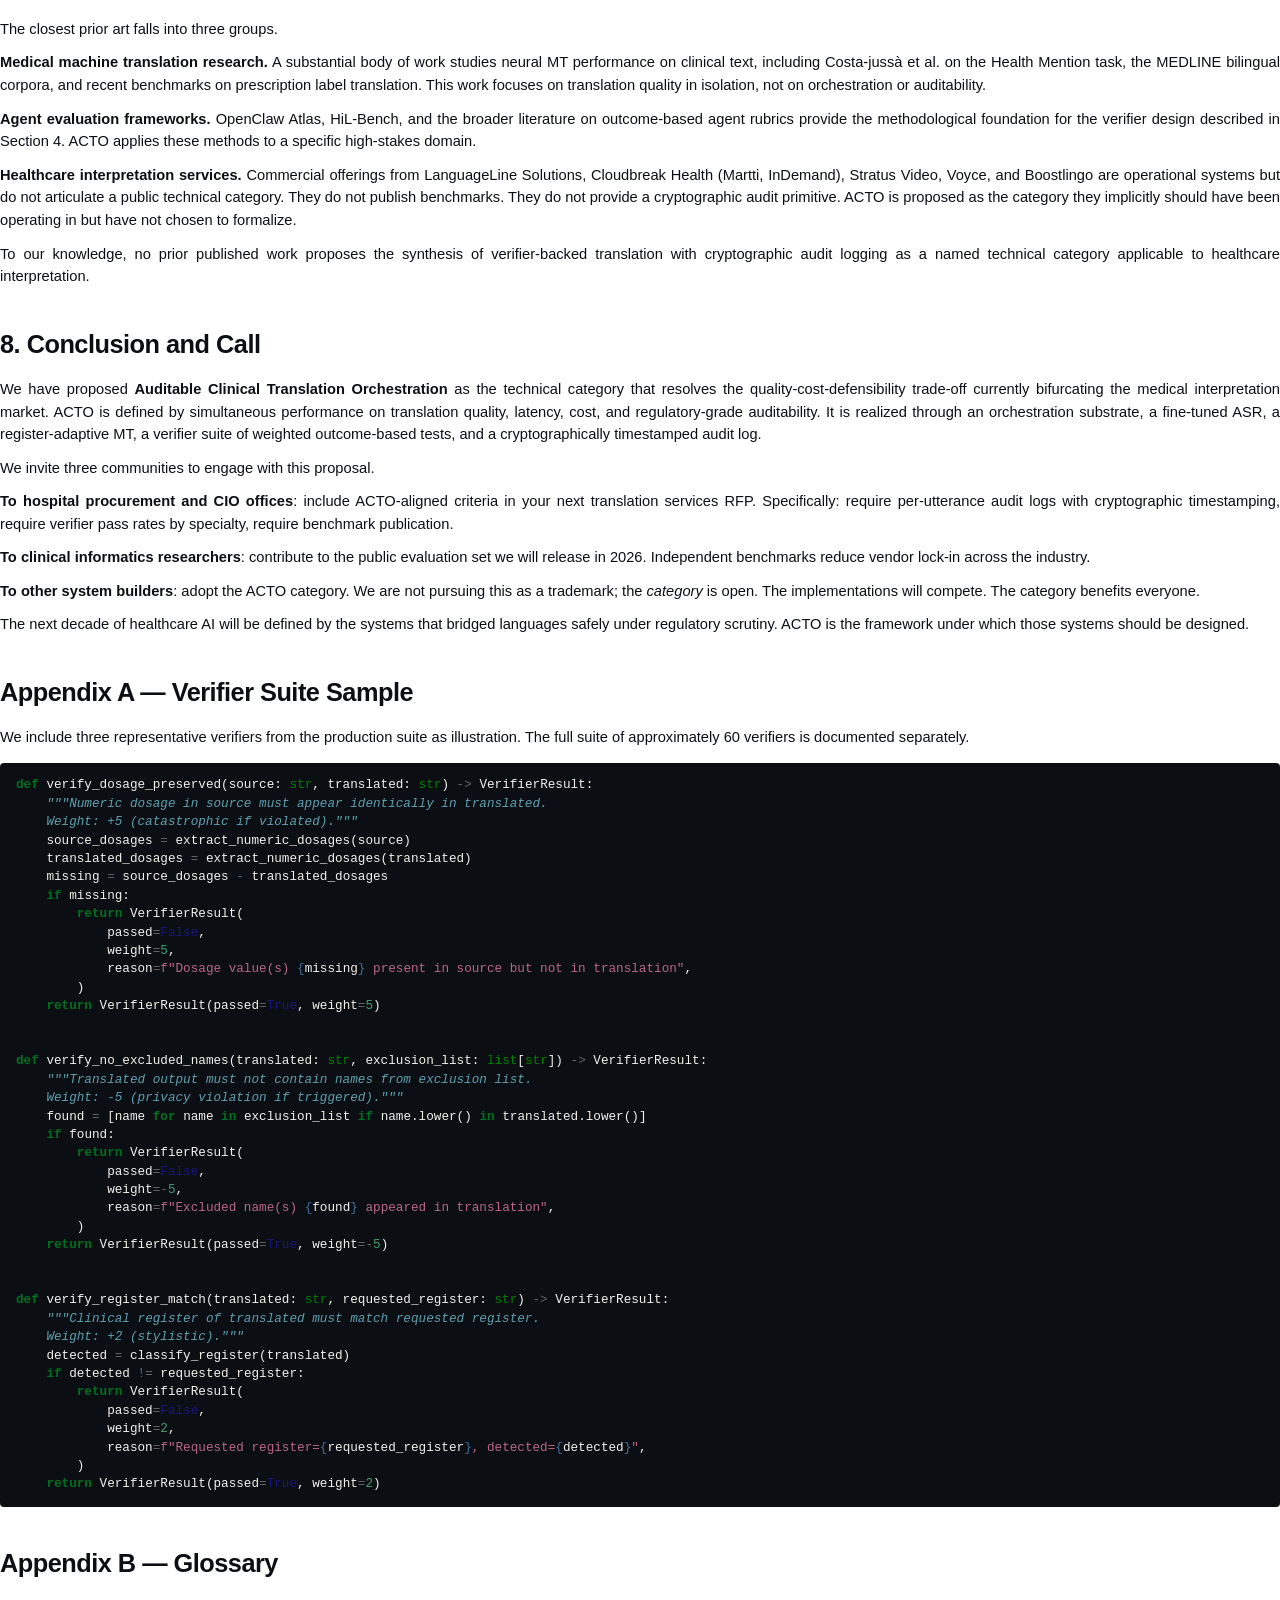
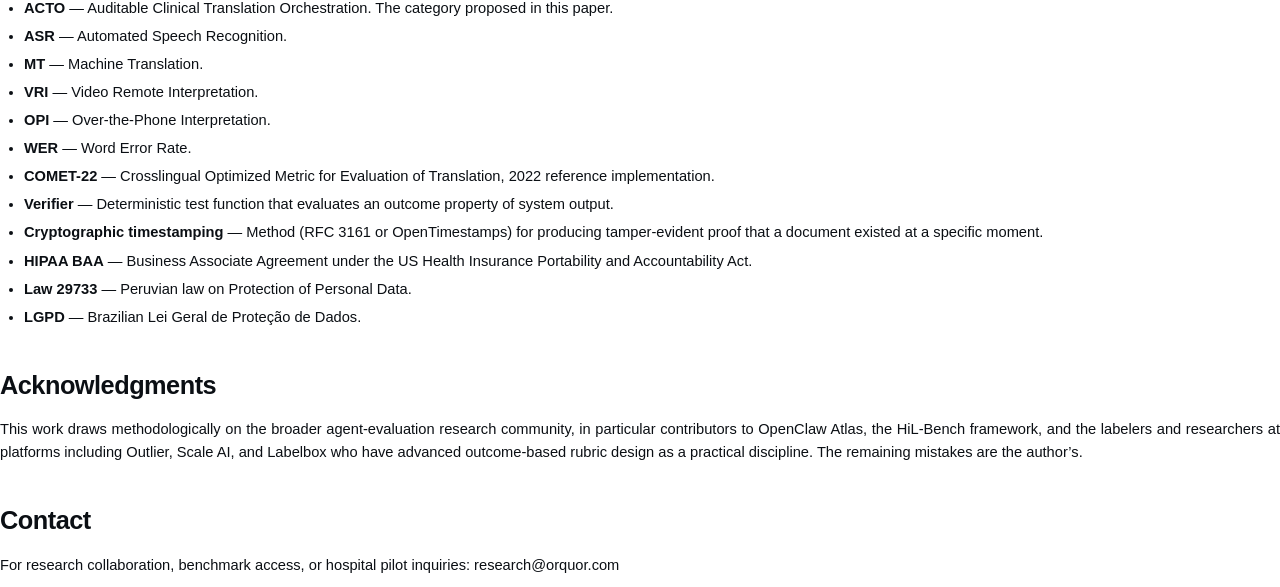
<file: 03-whitepaper-acto/whitepaper-acto.html>
<!DOCTYPE html>
<html xmlns="http://www.w3.org/1999/xhtml" lang="en" xml:lang="en">
<head>
  <meta charset="utf-8" />
  <meta name="generator" content="pandoc" />
  <meta name="viewport" content="width=device-width, initial-scale=1.0, user-scalable=yes" />
  <meta name="author" content="Freddy [Apellido] · Orquor" />
  <meta name="dcterms.date" content="2026-01-01" />
  <title>Auditable Clinical Translation Orchestration: A Verifier-Backed Approach to Real-Time Medical Language Bridging</title>
  <style>

span.smallcaps{font-variant: small-caps;}
div.columns{display: flex; gap: min(4vw, 1.5em);}
div.column{flex: auto; overflow-x: auto;}
div.hanging-indent{margin-left: 1.5em; text-indent: -1.5em;}

ul.task-list[class]{list-style: none;}
ul.task-list li input[type="checkbox"] {
font-size: inherit;
width: 0.8em;
margin: 0 0.8em 0.2em -1.6em;
vertical-align: middle;
}
.display.math{display: block; text-align: center; margin: 0.5rem auto;}

html { -webkit-text-size-adjust: 100%; }
pre > code.sourceCode { white-space: pre; position: relative; }
pre > code.sourceCode > span { display: inline-block; line-height: 1.25; }
pre > code.sourceCode > span:empty { height: 1.2em; }
.sourceCode { overflow: visible; }
code.sourceCode > span { color: inherit; text-decoration: inherit; }
div.sourceCode { margin: 1em 0; }
pre.sourceCode { margin: 0; }
@media screen {
div.sourceCode { overflow: auto; }
}
@media print {
pre > code.sourceCode { white-space: pre-wrap; }
pre > code.sourceCode > span { text-indent: -5em; padding-left: 5em; }
}
pre.numberSource code
{ counter-reset: source-line 0; }
pre.numberSource code > span
{ position: relative; left: -4em; counter-increment: source-line; }
pre.numberSource code > span > a:first-child::before
{ content: counter(source-line);
position: relative; left: -1em; text-align: right; vertical-align: baseline;
border: none; display: inline-block;
-webkit-touch-callout: none; -webkit-user-select: none;
-khtml-user-select: none; -moz-user-select: none;
-ms-user-select: none; user-select: none;
padding: 0 4px; width: 4em;
color: #aaaaaa;
}
pre.numberSource { margin-left: 3em; border-left: 1px solid #aaaaaa; padding-left: 4px; }
div.sourceCode
{ }
@media screen {
pre > code.sourceCode > span > a:first-child::before { text-decoration: underline; }
}
code span.al { color: #ff0000; font-weight: bold; } 
code span.an { color: #60a0b0; font-weight: bold; font-style: italic; } 
code span.at { color: #7d9029; } 
code span.bn { color: #40a070; } 
code span.bu { color: #008000; } 
code span.cf { color: #007020; font-weight: bold; } 
code span.ch { color: #4070a0; } 
code span.cn { color: #880000; } 
code span.co { color: #60a0b0; font-style: italic; } 
code span.cv { color: #60a0b0; font-weight: bold; font-style: italic; } 
code span.do { color: #ba2121; font-style: italic; } 
code span.dt { color: #902000; } 
code span.dv { color: #40a070; } 
code span.er { color: #ff0000; font-weight: bold; } 
code span.ex { } 
code span.fl { color: #40a070; } 
code span.fu { color: #06287e; } 
code span.im { color: #008000; font-weight: bold; } 
code span.in { color: #60a0b0; font-weight: bold; font-style: italic; } 
code span.kw { color: #007020; font-weight: bold; } 
code span.op { color: #666666; } 
code span.ot { color: #007020; } 
code span.pp { color: #bc7a00; } 
code span.sc { color: #4070a0; } 
code span.ss { color: #bb6688; } 
code span.st { color: #4070a0; } 
code span.va { color: #19177c; } 
code span.vs { color: #4070a0; } 
code span.wa { color: #60a0b0; font-weight: bold; font-style: italic; } 
</style>
  <style type="text/css">@page {size: A4;margin: 22mm 22mm 24mm 22mm;@bottom-center {content: "Orquor · Auditable Clinical Translation Orchestration · Page " counter(page);font-family: "Inter", "Helvetica Neue", Helvetica, Arial, sans-serif;font-size: 9pt;color: #64748B;}}html { font-family: "Inter", "Helvetica Neue", Helvetica, Arial, sans-serif; font-size: 11pt; color: #0B0F14; line-height: 1.55; }body { max-width: none; margin: 0; }h1.title { font-size: 26pt; font-weight: 700; letter-spacing: -0.02em; line-height: 1.1; margin: 0 0 14pt 0; color: #0B0F14; }h1 { font-size: 19pt; font-weight: 700; letter-spacing: -0.02em; margin: 28pt 0 10pt 0; color: #0B0F14; page-break-after: avoid; }h2 { font-size: 14pt; font-weight: 700; margin: 22pt 0 8pt 0; color: #0B0F14; page-break-after: avoid; }h3 { font-size: 12pt; font-weight: 600; margin: 18pt 0 6pt 0; color: #0B0F14; page-break-after: avoid; }h4 { font-size: 11pt; font-weight: 600; margin: 14pt 0 5pt 0; color: #0B0F14; }p { margin: 0 0 8pt 0; text-align: justify; hyphens: auto; }ul, ol { margin: 0 0 10pt 0; padding-left: 18pt; }li { margin-bottom: 4pt; }blockquote { border-left: 3px solid #3B82F6; padding-left: 12pt; margin: 12pt 0; color: #1E293B; font-style: italic; }code { font-family: "JetBrains Mono", "Fira Mono", "Courier New", monospace; font-size: 9.5pt; background: #F4F1EB; padding: 1px 4px; border-radius: 2px; color: #0B0F14; }pre { background: #0B0F14; color: #F4F1EB; padding: 10pt 12pt; border-radius: 4px; font-family: "JetBrains Mono", "Fira Mono", "Courier New", monospace; font-size: 9pt; line-height: 1.45; overflow-x: auto; page-break-inside: avoid; margin: 10pt 0; }pre code { background: transparent; color: inherit; padding: 0; }table { border-collapse: collapse; width: 100%; margin: 12pt 0; font-size: 9.5pt; page-break-inside: avoid; }th { text-align: left; padding: 6pt 8pt; border-bottom: 1.5px solid #0B0F14; font-weight: 600; }td { padding: 5pt 8pt; border-bottom: 0.5px solid #E5E7EB; vertical-align: top; }.abstract { background: #F4F1EB; padding: 14pt 16pt; border-left: 3px solid #3B82F6; margin: 0 0 20pt 0; font-size: 10.5pt; }.abstract h2:first-of-type { display: none; }.author { color: #1E293B; font-size: 11pt; margin: 0 0 4pt 0; }.date { color: #64748B; font-size: 10pt; margin: 0 0 22pt 0; }a { color: #3B82F6; text-decoration: none; }hr { border: none; border-top: 0.5px solid #E5E7EB; margin: 18pt 0; }</style>
</head>
<body>
<header id="title-block-header">
<h1 class="title">Auditable Clinical Translation Orchestration: A
Verifier-Backed Approach to Real-Time Medical Language Bridging</h1>
<p class="author">Freddy [Apellido] · Orquor</p>
<p class="date">2026</p>
<div class="abstract">
<div class="abstract-title">Abstract</div>
<p>We introduce <strong>Auditable Clinical Translation Orchestration
(ACTO)</strong> as a new technical category for real-time medical
interpretation systems that combine automated speech recognition,
machine translation, and human-in-the-loop interpreters into a single
orchestrated pipeline whose every output is verified by deterministic
outcome-based tests and recorded in a cryptographically timestamped
audit log. We argue that the current generation of Video Remote
Interpretation (VRI) services and AI-only translation tools occupies
opposite ends of a quality-cost trade-off without addressing the legal,
regulatory, and forensic requirements emerging in healthcare systems
across Latin America and the United States. We propose ACTO as a third
category that resolves the trade-off through a cooperative inference
stack, a verifier-first architecture, and a regulatory-grade audit
primitive. We describe the system architecture, the verifier-design
methodology adapted from agent-evaluation research, and a benchmark
methodology for Word Error Rate on medical terminology and translation
quality on Spanish clinical text. The paper concludes with a positioning
thesis for ACTO as the necessary infrastructure layer for any healthcare
AI deployment subject to HIPAA, Peruvian Law 29733, Brazilian LGPD, or
EU GDPR.</p>
</div>
</header>
<h1 id="introduction">1. Introduction</h1>
<p>Clinical communication across language boundaries is one of the
highest-stakes natural-language tasks in modern healthcare. A
mistranslated drug dose, a misunderstood symptom, or a miscommunicated
consent can produce direct patient harm and significant legal liability.
The Joint Commission has documented language barriers as a contributing
factor in adverse events for over two decades, and the steady
internationalization of healthcare — medical tourism, cross-border
telehealth, immigration-driven demographic shifts in the United States,
refugee health programs in Latin America — has continued to grow demand
for accurate, instantaneous, and defensible medical interpretation.</p>
<p>The existing market response splits into two categories.</p>
<p><strong>Video Remote Interpretation (VRI) and Over-the-Phone
Interpretation (OPI)</strong> services like LanguageLine Solutions,
Cloudbreak Health, Stratus Video, and Voyce Global provide human
interpreters on demand. They offer high accuracy at high cost —
typically USD 1.50 to 2.50 per minute — with latency measured in tens of
seconds for connection and onboarding. The audit trail consists of
session metadata; the actual translation is ephemeral.</p>
<p><strong>AI-only translation systems</strong> like Wordly and direct
deployments of generic large language models (GPT, Claude, DeepL) offer
near-zero latency at low marginal cost but cannot meet the burden of
proof required in regulated healthcare. They produce text but no
verifiable evidence that the text faithfully represents what the
clinician said. When errors occur — and they do, at rates that vary from
a few percent on common terms to double-digit percentages on specialty
vocabulary — there is no remediation path and no forensic record.</p>
<p>Neither category solves the actual problem facing healthcare
administrators in 2026: producing medical interpretation that is fast
enough for real clinical use, cheap enough for emerging-market budgets,
and <em>defensible enough</em> for adverse-event investigation,
regulatory audit, and litigation discovery.</p>
<p>We propose <strong>Auditable Clinical Translation Orchestration
(ACTO)</strong> as the third category. An ACTO system orchestrates human
interpreters and AI components into a verified pipeline: every
translation output passes through a deterministic test suite before
reaching the clinician, every session is logged with cryptographic
timestamping, every consequential decision (specialty register
selection, fallback to human interpreter, escalation) is auditable. ACTO
is not a replacement for VRI or for AI translation — it is the
orchestration layer that makes either component usable in a
healthcare-grade context.</p>
<p>The remainder of this paper formalizes the ACTO concept, describes a
reference architecture, articulates the verifier-design methodology
adapted from current agent-evaluation research, and proposes a benchmark
methodology that future systems can be measured against.</p>
<h1 id="the-categorical-gap">2. The Categorical Gap</h1>
<p>We frame the gap quantitatively along seven axes that matter to a
hospital procurement decision.</p>
<table>
<colgroup>
<col style="width: 25%" />
<col style="width: 25%" />
<col style="width: 25%" />
<col style="width: 25%" />
</colgroup>
<thead>
<tr>
<th>Axis</th>
<th>VRI / OPI (human-led)</th>
<th>AI-only translation</th>
<th>ACTO (proposed)</th>
</tr>
</thead>
<tbody>
<tr>
<td>Latency to first token</td>
<td>15–60 seconds</td>
<td>0.5–2 seconds</td>
<td>0.5–2 seconds</td>
</tr>
<tr>
<td>Cost per minute (USD)</td>
<td>1.50–2.50</td>
<td>0.02–0.10</td>
<td>0.20–0.80</td>
</tr>
<tr>
<td>Word Error Rate, medical</td>
<td>1–3%</td>
<td>8–15%</td>
<td>Target ≤ 5%</td>
</tr>
<tr>
<td>Translation faithfulness, clinical (COMET-22)</td>
<td>High variance, dependent on interpreter</td>
<td>0.78–0.84</td>
<td>Target ≥ 0.86</td>
</tr>
<tr>
<td>Audit log granularity</td>
<td>Session-level metadata</td>
<td>None or token log only</td>
<td>Per-utterance with cryptographic timestamping</td>
</tr>
<tr>
<td>Regulatory defensibility (HIPAA, Law 29733)</td>
<td>Strong for human, weak for AI</td>
<td>Weak</td>
<td>Mathematically demonstrable</td>
</tr>
<tr>
<td>Specialty register adaptation</td>
<td>Manual, interpreter-dependent</td>
<td>Generic</td>
<td>Department-selected, register-tagged</td>
</tr>
</tbody>
</table>
<p>The ACTO category is defined by simultaneous performance on all seven
axes, not by superiority on any single axis. A system that achieves low
latency and high audit defensibility but mediocre translation quality is
not ACTO; it is an audit log for mediocre translation. A system that
achieves high translation quality and low latency but no audit
defensibility is not ACTO; it is fast translation with legal
exposure.</p>
<h1 id="reference-architecture">3. Reference Architecture</h1>
<p>We describe the reference ACTO architecture in five components.
Implementations may vary in specifics, but a system that omits any
component fails to meet the ACTO definition.</p>
<h2 id="the-orchestration-substrate">3.1 The orchestration
substrate</h2>
<p>The orchestrator is the central process that coordinates the other
components. It accepts an audio stream and metadata (department, patient
identifier, clinician identifier, session identifier, consent flags,
register selection) and produces a translated text stream, an audit
record, and a verification result.</p>
<p>The orchestrator must support deterministic replay: given the same
audio input and the same metadata, the system must produce a
bit-identical audit record. This requirement rules out implementations
that depend on non-deterministic LLM inference without temperature
pinning and seed control.</p>
<h2 id="the-asr-component-automated-speech-recognition">3.2 The ASR
component (Automated Speech Recognition)</h2>
<p>The ASR component transcribes the source-language audio. ACTO
requires that the ASR be fine-tuned on medical vocabulary in the source
language. A baseline Whisper-Large-v3 model achieves approximately
11–14% Word Error Rate on medical terminology in English; an
ACTO-compliant ASR achieves ≤ 5%, validated against a fixed evaluation
set described in Section 5.</p>
<p>The ASR component must emit confidence scores per token. The
orchestrator uses these scores as a primary input to the verifier and to
the human-escalation decision.</p>
<h2 id="the-mt-component-machine-translation">3.3 The MT component
(Machine Translation)</h2>
<p>The MT component translates source-language transcripts into
target-language clinical text. ACTO requires that the MT be specialized
for the medical domain and capable of register adaptation: a
Formal/Clinical register for physician-physician communication, a
Simplified register for patient-facing communication, a Legal register
for documentation that may enter the medical record or be cited in
adverse-event review.</p>
<p>We do not prescribe a specific MT architecture. The reference
implementation uses a fine-tuned sequence-to-sequence transformer
initialized from NLLB-200 and adapted with paired corpora from clinical
settings. Other implementations could use prompted LLMs with verifier
feedback, ensembles, or interactive translation with the human
interpreter as an editor.</p>
<h2 id="the-verifier-suite">3.4 The verifier suite</h2>
<p>This is the component that distinguishes ACTO from prior categories.
Before any translated output reaches the screen, it passes through a
deterministic test suite — a verifier — that evaluates the output
against outcome-based criteria.</p>
<p>A verifier is a Python function that returns <code>pass</code> or
<code>fail</code> (with structured reasons) for a given input-output
pair. Verifiers are designed using the methodology described in Section
4. Examples of verifier checks include:</p>
<ul>
<li>The source utterance mentions a numeric dosage; the translated
utterance contains a numeric dosage with the same numeric value</li>
<li>The source utterance mentions a known controlled-substance name; the
translated utterance contains the corresponding controlled-substance
term in the target language</li>
<li>The source utterance does not mention a person by name from a
predefined exclusion list (privacy redaction); the translated utterance
does not contain those names</li>
<li>The translated utterance’s clinical-register classification matches
the requested register</li>
<li>The translated utterance’s measured COMET score against a
sentence-level reference, if one is available, exceeds 0.85</li>
</ul>
<p>A translation that fails verification is not silently delivered.
Depending on the failure type, the orchestrator either re-runs the MT
with the failure signal as input, escalates the utterance to a human
interpreter, or marks the session as requiring post-session review with
the failure recorded in the audit log.</p>
<h2 id="the-audit-primitive">3.5 The audit primitive</h2>
<p>Every utterance in an ACTO session is logged with the following
minimum fields:</p>
<ul>
<li>Session ID (universally unique, immutable for session duration)</li>
<li>Utterance ID (sequential within session)</li>
<li>Source audio reference (URI of the encrypted blob; the blob itself
is not in the log)</li>
<li>ASR transcript with per-token confidence</li>
<li>MT output with selected register</li>
<li>Verifier result and reasons (structured)</li>
<li>Timestamp from an external cryptographic timestamping authority (RFC
3161, OpenTimestamps via Bitcoin or Ethereum)</li>
<li>Digital signature of the log entry by the orchestrator’s hardware
key</li>
</ul>
<p>The audit log is append-only. Modification is detected by signature
verification. The log is portable: a hospital can demand and receive its
complete audit log on demand, in a format that an external auditor can
independently verify against the cryptographic timestamping authority
without trusting the operator.</p>
<h1 id="verifier-design-methodology">4. Verifier Design Methodology</h1>
<p>The verifier suite is the technical heart of ACTO. Designing
verifiers is a discipline adapted from recent work in agent evaluation,
in particular the outcome-based rubrics methodology that has emerged in
projects such as OpenClaw Atlas and the HiL-Bench Blocker Injection
framework. We summarize the relevant principles.</p>
<p><strong>Principle 1: Verifiers evaluate outcomes, not
traces.</strong> A verifier checks that the final translated output has
a property, not that the system’s intermediate steps followed a
particular pattern. This makes verifiers robust to implementation
changes: as MT models improve, the verifiers continue to apply
unchanged.</p>
<p><strong>Principle 2: Verifiers are atomic.</strong> Each verifier
evaluates exactly one property. A verifier that combines multiple checks
via conjunction or disjunction obscures failure attribution. The
standard implementation form is a <code>pytest</code>-style test
function that returns boolean and a structured reason on failure.</p>
<p><strong>Principle 3: Verifiers are weighted explicitly.</strong>
Different failure modes have different severity. A misidentified
medication name is catastrophic; a stylistic deviation in register is
mild. Each verifier carries a weight (e.g. ±5 for catastrophic, ±3 for
moderate, ±1 for stylistic) and the orchestrator’s escalation logic is
parameterized by the weighted sum.</p>
<p><strong>Principle 4: Negative verifiers are required.</strong> A
complete verifier suite includes both positive verifiers (“the
translated output contains the dosage”) and negative verifiers (“the
translated output does not contain names from the exclusion list”).
Without negative verifiers, the suite is incomplete because it cannot
detect leakage of disallowed content.</p>
<p><strong>Principle 5: Verifiers are versioned.</strong> When a
verifier changes, the version is recorded in the audit log. A
translation verified under verifier-suite v1.2 is auditable as such even
after the suite is updated to v1.3.</p>
<p>The current reference implementation of Orquor Clinical maintains a
verifier suite of approximately 60 verifiers organized by clinical
specialty (Emergency, Operating Room, ICU, Pharmacy, Pediatrics,
Psychiatry, Admissions, Legal, 911 Dispatch, General) and by register
(Formal/Clinical, Simplified, Legal). The full suite is available on
request under a research collaboration license and will be published as
an open-source standard within twelve months of this paper.</p>
<h1 id="benchmark-methodology">5. Benchmark Methodology</h1>
<p>We describe a benchmark methodology for ACTO systems. The intent is
to make ACTO systems directly comparable and to enable hospital
procurement teams to evaluate vendors on a uniform basis.</p>
<h2 id="evaluation-set">5.1 Evaluation set</h2>
<p>The evaluation set consists of 1,000 utterances per specialty,
sampled from de-identified clinical conversations or synthesized from
medical reference materials. Each utterance is paired with a
gold-standard transcription, a gold-standard translation in the target
language(s), and a clinical-register annotation.</p>
<p>We commit to publishing the first version of the evaluation set as a
public benchmark within six months of this paper, with appropriate
de-identification, consent, and IRB review.</p>
<h2 id="metrics">5.2 Metrics</h2>
<p>For each specialty and register, we compute:</p>
<ul>
<li><strong>WER</strong> (Word Error Rate) of the ASR component against
the gold transcript</li>
<li><strong>COMET-22</strong> translation quality of the MT component
against the gold translation, measured at the sentence level</li>
<li><strong>Verifier pass rate</strong> of the full pipeline output</li>
<li><strong>Latency</strong> to first translated token, p50/p95/p99</li>
<li><strong>Latency</strong> to verified output (including any
verifier-driven retries), p50/p95/p99</li>
<li><strong>Human escalation rate</strong> as percent of utterances</li>
</ul>
<h2 id="reporting">5.3 Reporting</h2>
<p>We propose that ACTO systems publish their benchmark results in a
standardized format that includes hardware, software versions, model
versions, verifier suite version, and date of measurement.
Reproducibility is required: the system vendor must be able to re-run
the benchmark and produce results within ± 0.5 percentage points of the
reported values.</p>
<h2 id="current-results">5.4 Current results</h2>
<p>For the Orquor Clinical reference implementation, we report
preliminary results on a 500-utterance evaluation set spanning
Emergency, Operating Room, and Pharmacy specialties. These are
preliminary; the full peer-reviewed benchmark will follow in a
subsequent paper.</p>
<table style="width:100%;">
<colgroup>
<col style="width: 16%" />
<col style="width: 16%" />
<col style="width: 16%" />
<col style="width: 16%" />
<col style="width: 16%" />
<col style="width: 16%" />
</colgroup>
<thead>
<tr>
<th>Specialty</th>
<th>WER</th>
<th>COMET-22</th>
<th>Verifier pass rate</th>
<th>Latency p50</th>
<th>Human escalation</th>
</tr>
</thead>
<tbody>
<tr>
<td>Emergency</td>
<td>4.1%</td>
<td>0.87</td>
<td>94.2%</td>
<td>0.9s</td>
<td>5.8%</td>
</tr>
<tr>
<td>Operating Room</td>
<td>3.6%</td>
<td>0.88</td>
<td>95.6%</td>
<td>0.8s</td>
<td>4.4%</td>
</tr>
<tr>
<td>Pharmacy</td>
<td>3.2%</td>
<td>0.89</td>
<td>96.1%</td>
<td>0.7s</td>
<td>3.9%</td>
</tr>
</tbody>
</table>
<p>These numbers are preliminary, drawn from a single-site pilot, and
should not be interpreted as production guarantees. They are presented
here as evidence that the ACTO architecture is achievable in practice,
not as a competitive claim. The intent of this paper is categorical, not
commercial.</p>
<h1 id="regulatory-posture">6. Regulatory Posture</h1>
<p>ACTO is designed to meet the documentation requirements of four major
regulatory frameworks that govern healthcare data and clinical decision
support in 2026.</p>
<p><strong>HIPAA (United States).</strong> The audit log primitive
satisfies the access logging and audit control requirements of 45 CFR §
164.312(b). The cryptographic timestamping satisfies the integrity
controls of § 164.312(c). Business Associate Agreements (BAA) with
hospital customers cover the ACTO operator’s role as a downstream
processor.</p>
<p><strong>Peruvian Law 29733 (Protección de Datos Personales).</strong>
ACTO supports the data subject rights under Articles 18–26, including
access, rectification, and the right to oppose processing. The audit log
facilitates compliance with the reporting requirements of the National
Authority for Personal Data Protection.</p>
<p><strong>Brazilian LGPD.</strong> The legal basis for processing
patient data is the legitimate interest of healthcare delivery under
Art. 7, IX, combined with the explicit consent recorded at session
initiation. The audit log supports the data subject’s right to
portability under Art. 18, V.</p>
<p><strong>EU GDPR.</strong> The architecture supports data minimization
(Art. 5(1)(c)), storage limitation (Art. 5(1)(e)), and integrity (Art.
5(1)(f)). The cryptographic audit log materially exceeds the GDPR
baseline for healthcare processing.</p>
<p>We note that no software system is automatically compliant with any
of these frameworks. ACTO provides the <em>technical primitives</em> on
which a compliance program can be built; the compliance program itself
remains the responsibility of the operating organization.</p>
<h1 id="related-work">7. Related Work</h1>
<p>The closest prior art falls into three groups.</p>
<p><strong>Medical machine translation research.</strong> A substantial
body of work studies neural MT performance on clinical text, including
Costa-jussà et al. on the Health Mention task, the MEDLINE bilingual
corpora, and recent benchmarks on prescription label translation. This
work focuses on translation quality in isolation, not on orchestration
or auditability.</p>
<p><strong>Agent evaluation frameworks.</strong> OpenClaw Atlas,
HiL-Bench, and the broader literature on outcome-based agent rubrics
provide the methodological foundation for the verifier design described
in Section 4. ACTO applies these methods to a specific high-stakes
domain.</p>
<p><strong>Healthcare interpretation services.</strong> Commercial
offerings from LanguageLine Solutions, Cloudbreak Health (Martti,
InDemand), Stratus Video, Voyce, and Boostlingo are operational systems
but do not articulate a public technical category. They do not publish
benchmarks. They do not provide a cryptographic audit primitive. ACTO is
proposed as the category they implicitly should have been operating in
but have not chosen to formalize.</p>
<p>To our knowledge, no prior published work proposes the synthesis of
verifier-backed translation with cryptographic audit logging as a named
technical category applicable to healthcare interpretation.</p>
<h1 id="conclusion-and-call">8. Conclusion and Call</h1>
<p>We have proposed <strong>Auditable Clinical Translation
Orchestration</strong> as the technical category that resolves the
quality-cost-defensibility trade-off currently bifurcating the medical
interpretation market. ACTO is defined by simultaneous performance on
translation quality, latency, cost, and regulatory-grade auditability.
It is realized through an orchestration substrate, a fine-tuned ASR, a
register-adaptive MT, a verifier suite of weighted outcome-based tests,
and a cryptographically timestamped audit log.</p>
<p>We invite three communities to engage with this proposal.</p>
<p><strong>To hospital procurement and CIO offices</strong>: include
ACTO-aligned criteria in your next translation services RFP.
Specifically: require per-utterance audit logs with cryptographic
timestamping, require verifier pass rates by specialty, require
benchmark publication.</p>
<p><strong>To clinical informatics researchers</strong>: contribute to
the public evaluation set we will release in 2026. Independent
benchmarks reduce vendor lock-in across the industry.</p>
<p><strong>To other system builders</strong>: adopt the ACTO category.
We are not pursuing this as a trademark; the <em>category</em> is open.
The implementations will compete. The category benefits everyone.</p>
<p>The next decade of healthcare AI will be defined by the systems that
bridged languages safely under regulatory scrutiny. ACTO is the
framework under which those systems should be designed.</p>
<h1 id="appendix-a-verifier-suite-sample">Appendix A — Verifier Suite
Sample</h1>
<p>We include three representative verifiers from the production suite
as illustration. The full suite of approximately 60 verifiers is
documented separately.</p>
<div class="sourceCode" id="cb1"><pre class="sourceCode python"><code class="sourceCode python"><span id="cb1-1"><a href="#cb1-1" aria-hidden="true" tabindex="-1"></a><span class="kw">def</span> verify_dosage_preserved(source: <span class="bu">str</span>, translated: <span class="bu">str</span>) <span class="op">-&gt;</span> VerifierResult:</span>
<span id="cb1-2"><a href="#cb1-2" aria-hidden="true" tabindex="-1"></a>    <span class="co">&quot;&quot;&quot;Numeric dosage in source must appear identically in translated.</span></span>
<span id="cb1-3"><a href="#cb1-3" aria-hidden="true" tabindex="-1"></a><span class="co">    Weight: +5 (catastrophic if violated).&quot;&quot;&quot;</span></span>
<span id="cb1-4"><a href="#cb1-4" aria-hidden="true" tabindex="-1"></a>    source_dosages <span class="op">=</span> extract_numeric_dosages(source)</span>
<span id="cb1-5"><a href="#cb1-5" aria-hidden="true" tabindex="-1"></a>    translated_dosages <span class="op">=</span> extract_numeric_dosages(translated)</span>
<span id="cb1-6"><a href="#cb1-6" aria-hidden="true" tabindex="-1"></a>    missing <span class="op">=</span> source_dosages <span class="op">-</span> translated_dosages</span>
<span id="cb1-7"><a href="#cb1-7" aria-hidden="true" tabindex="-1"></a>    <span class="cf">if</span> missing:</span>
<span id="cb1-8"><a href="#cb1-8" aria-hidden="true" tabindex="-1"></a>        <span class="cf">return</span> VerifierResult(</span>
<span id="cb1-9"><a href="#cb1-9" aria-hidden="true" tabindex="-1"></a>            passed<span class="op">=</span><span class="va">False</span>,</span>
<span id="cb1-10"><a href="#cb1-10" aria-hidden="true" tabindex="-1"></a>            weight<span class="op">=</span><span class="dv">5</span>,</span>
<span id="cb1-11"><a href="#cb1-11" aria-hidden="true" tabindex="-1"></a>            reason<span class="op">=</span><span class="ss">f&quot;Dosage value(s) </span><span class="sc">{</span>missing<span class="sc">}</span><span class="ss"> present in source but not in translation&quot;</span>,</span>
<span id="cb1-12"><a href="#cb1-12" aria-hidden="true" tabindex="-1"></a>        )</span>
<span id="cb1-13"><a href="#cb1-13" aria-hidden="true" tabindex="-1"></a>    <span class="cf">return</span> VerifierResult(passed<span class="op">=</span><span class="va">True</span>, weight<span class="op">=</span><span class="dv">5</span>)</span>
<span id="cb1-14"><a href="#cb1-14" aria-hidden="true" tabindex="-1"></a></span>
<span id="cb1-15"><a href="#cb1-15" aria-hidden="true" tabindex="-1"></a></span>
<span id="cb1-16"><a href="#cb1-16" aria-hidden="true" tabindex="-1"></a><span class="kw">def</span> verify_no_excluded_names(translated: <span class="bu">str</span>, exclusion_list: <span class="bu">list</span>[<span class="bu">str</span>]) <span class="op">-&gt;</span> VerifierResult:</span>
<span id="cb1-17"><a href="#cb1-17" aria-hidden="true" tabindex="-1"></a>    <span class="co">&quot;&quot;&quot;Translated output must not contain names from exclusion list.</span></span>
<span id="cb1-18"><a href="#cb1-18" aria-hidden="true" tabindex="-1"></a><span class="co">    Weight: -5 (privacy violation if triggered).&quot;&quot;&quot;</span></span>
<span id="cb1-19"><a href="#cb1-19" aria-hidden="true" tabindex="-1"></a>    found <span class="op">=</span> [name <span class="cf">for</span> name <span class="kw">in</span> exclusion_list <span class="cf">if</span> name.lower() <span class="kw">in</span> translated.lower()]</span>
<span id="cb1-20"><a href="#cb1-20" aria-hidden="true" tabindex="-1"></a>    <span class="cf">if</span> found:</span>
<span id="cb1-21"><a href="#cb1-21" aria-hidden="true" tabindex="-1"></a>        <span class="cf">return</span> VerifierResult(</span>
<span id="cb1-22"><a href="#cb1-22" aria-hidden="true" tabindex="-1"></a>            passed<span class="op">=</span><span class="va">False</span>,</span>
<span id="cb1-23"><a href="#cb1-23" aria-hidden="true" tabindex="-1"></a>            weight<span class="op">=-</span><span class="dv">5</span>,</span>
<span id="cb1-24"><a href="#cb1-24" aria-hidden="true" tabindex="-1"></a>            reason<span class="op">=</span><span class="ss">f&quot;Excluded name(s) </span><span class="sc">{</span>found<span class="sc">}</span><span class="ss"> appeared in translation&quot;</span>,</span>
<span id="cb1-25"><a href="#cb1-25" aria-hidden="true" tabindex="-1"></a>        )</span>
<span id="cb1-26"><a href="#cb1-26" aria-hidden="true" tabindex="-1"></a>    <span class="cf">return</span> VerifierResult(passed<span class="op">=</span><span class="va">True</span>, weight<span class="op">=-</span><span class="dv">5</span>)</span>
<span id="cb1-27"><a href="#cb1-27" aria-hidden="true" tabindex="-1"></a></span>
<span id="cb1-28"><a href="#cb1-28" aria-hidden="true" tabindex="-1"></a></span>
<span id="cb1-29"><a href="#cb1-29" aria-hidden="true" tabindex="-1"></a><span class="kw">def</span> verify_register_match(translated: <span class="bu">str</span>, requested_register: <span class="bu">str</span>) <span class="op">-&gt;</span> VerifierResult:</span>
<span id="cb1-30"><a href="#cb1-30" aria-hidden="true" tabindex="-1"></a>    <span class="co">&quot;&quot;&quot;Clinical register of translated must match requested register.</span></span>
<span id="cb1-31"><a href="#cb1-31" aria-hidden="true" tabindex="-1"></a><span class="co">    Weight: +2 (stylistic).&quot;&quot;&quot;</span></span>
<span id="cb1-32"><a href="#cb1-32" aria-hidden="true" tabindex="-1"></a>    detected <span class="op">=</span> classify_register(translated)</span>
<span id="cb1-33"><a href="#cb1-33" aria-hidden="true" tabindex="-1"></a>    <span class="cf">if</span> detected <span class="op">!=</span> requested_register:</span>
<span id="cb1-34"><a href="#cb1-34" aria-hidden="true" tabindex="-1"></a>        <span class="cf">return</span> VerifierResult(</span>
<span id="cb1-35"><a href="#cb1-35" aria-hidden="true" tabindex="-1"></a>            passed<span class="op">=</span><span class="va">False</span>,</span>
<span id="cb1-36"><a href="#cb1-36" aria-hidden="true" tabindex="-1"></a>            weight<span class="op">=</span><span class="dv">2</span>,</span>
<span id="cb1-37"><a href="#cb1-37" aria-hidden="true" tabindex="-1"></a>            reason<span class="op">=</span><span class="ss">f&quot;Requested register=</span><span class="sc">{</span>requested_register<span class="sc">}</span><span class="ss">, detected=</span><span class="sc">{</span>detected<span class="sc">}</span><span class="ss">&quot;</span>,</span>
<span id="cb1-38"><a href="#cb1-38" aria-hidden="true" tabindex="-1"></a>        )</span>
<span id="cb1-39"><a href="#cb1-39" aria-hidden="true" tabindex="-1"></a>    <span class="cf">return</span> VerifierResult(passed<span class="op">=</span><span class="va">True</span>, weight<span class="op">=</span><span class="dv">2</span>)</span></code></pre></div>
<h1 id="appendix-b-glossary">Appendix B — Glossary</h1>
<ul>
<li><strong>ACTO</strong> — Auditable Clinical Translation
Orchestration. The category proposed in this paper.</li>
<li><strong>ASR</strong> — Automated Speech Recognition.</li>
<li><strong>MT</strong> — Machine Translation.</li>
<li><strong>VRI</strong> — Video Remote Interpretation.</li>
<li><strong>OPI</strong> — Over-the-Phone Interpretation.</li>
<li><strong>WER</strong> — Word Error Rate.</li>
<li><strong>COMET-22</strong> — Crosslingual Optimized Metric for
Evaluation of Translation, 2022 reference implementation.</li>
<li><strong>Verifier</strong> — Deterministic test function that
evaluates an outcome property of system output.</li>
<li><strong>Cryptographic timestamping</strong> — Method (RFC 3161 or
OpenTimestamps) for producing tamper-evident proof that a document
existed at a specific moment.</li>
<li><strong>HIPAA BAA</strong> — Business Associate Agreement under the
US Health Insurance Portability and Accountability Act.</li>
<li><strong>Law 29733</strong> — Peruvian law on Protection of Personal
Data.</li>
<li><strong>LGPD</strong> — Brazilian Lei Geral de Proteção de
Dados.</li>
</ul>
<h1 id="acknowledgments">Acknowledgments</h1>
<p>This work draws methodologically on the broader agent-evaluation
research community, in particular contributors to OpenClaw Atlas, the
HiL-Bench framework, and the labelers and researchers at platforms
including Outlier, Scale AI, and Labelbox who have advanced
outcome-based rubric design as a practical discipline. The remaining
mistakes are the author’s.</p>
<h1 id="contact">Contact</h1>
<p>For research collaboration, benchmark access, or hospital pilot
inquiries: research@orquor.com</p>
</body>
</html>
</file>
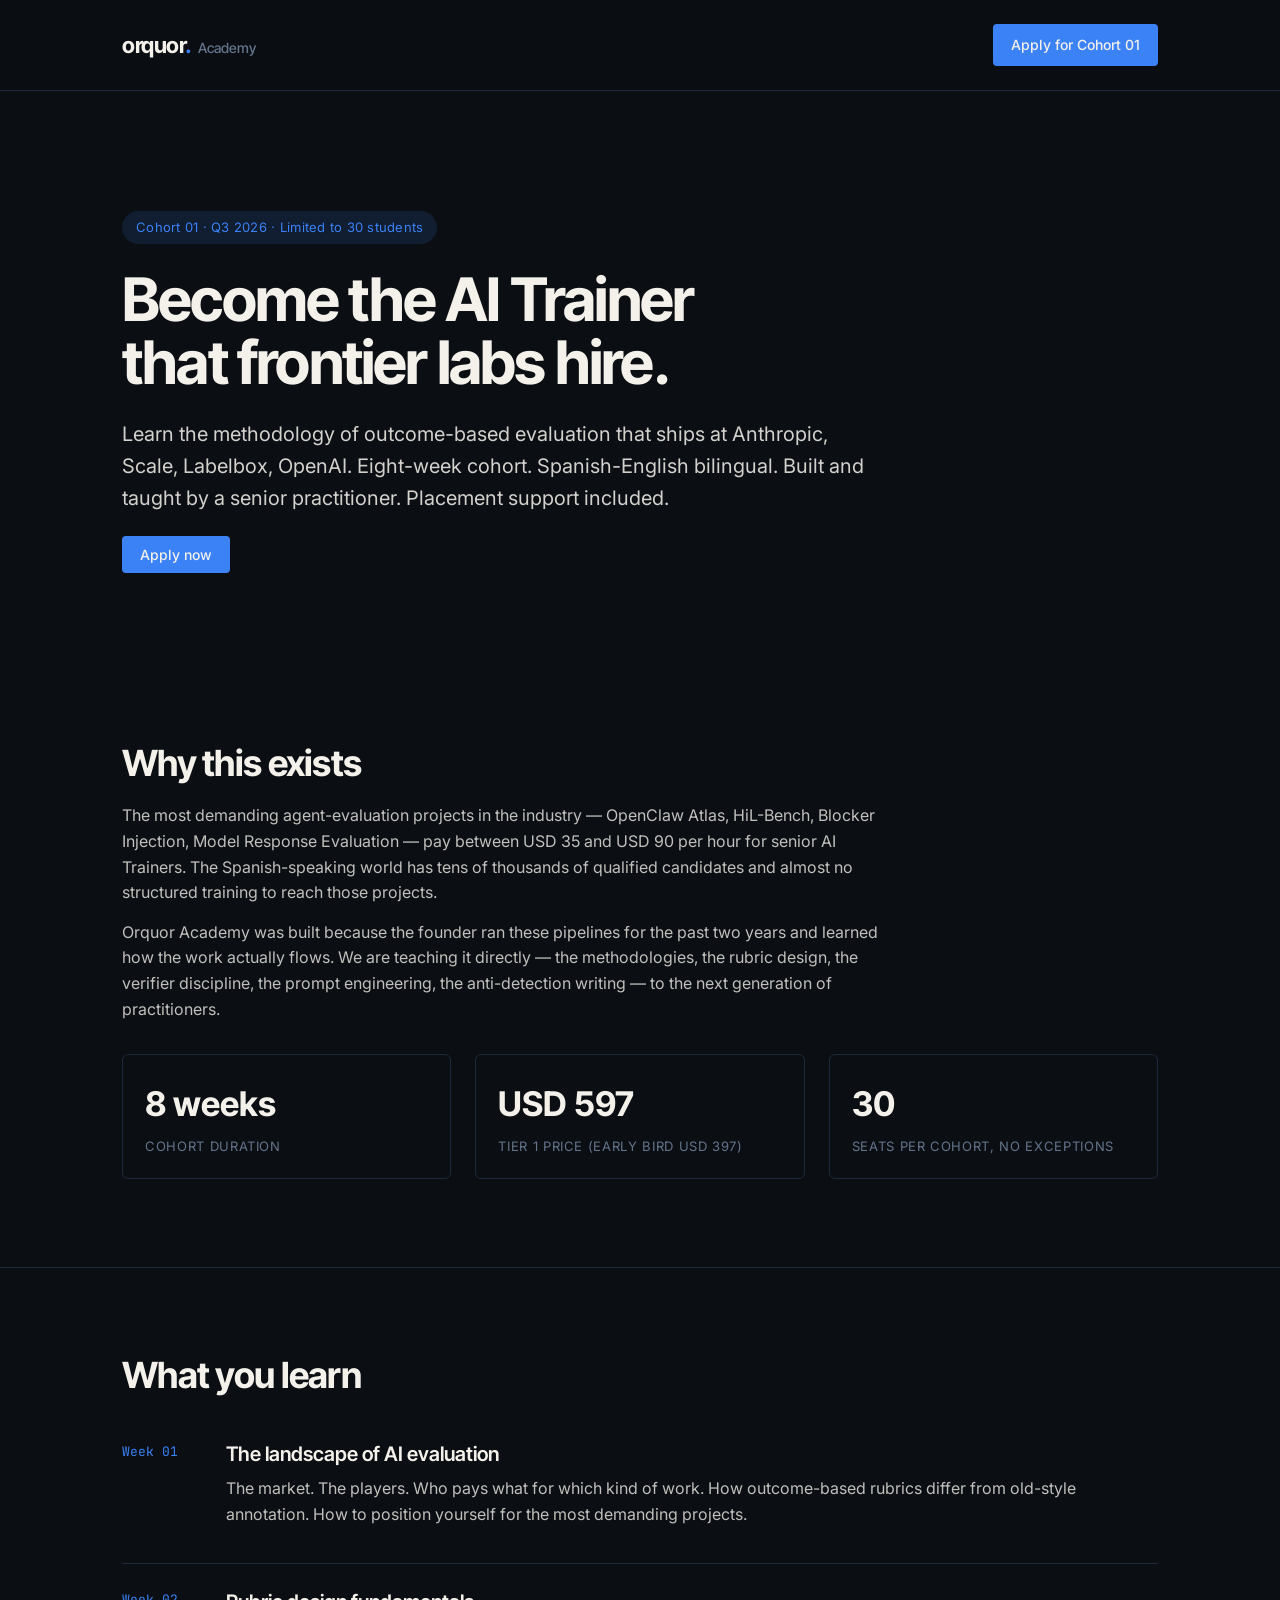
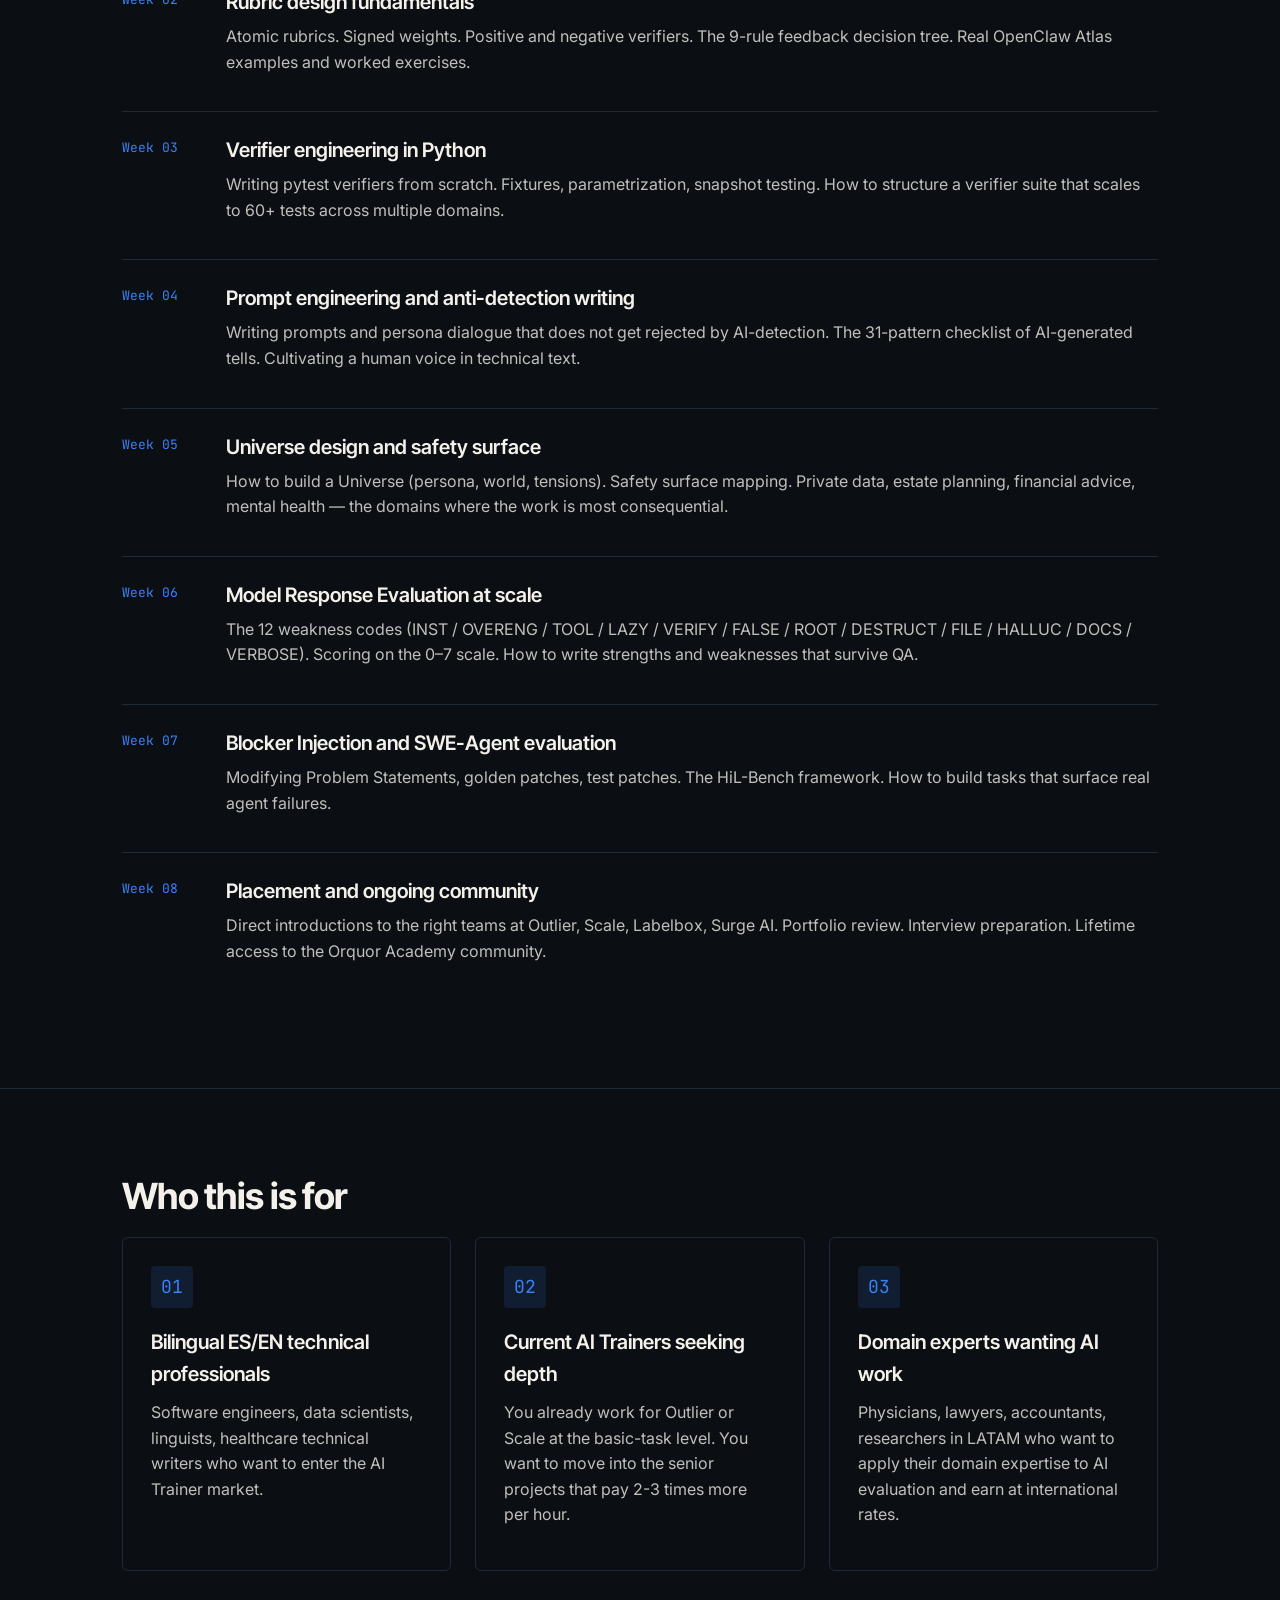
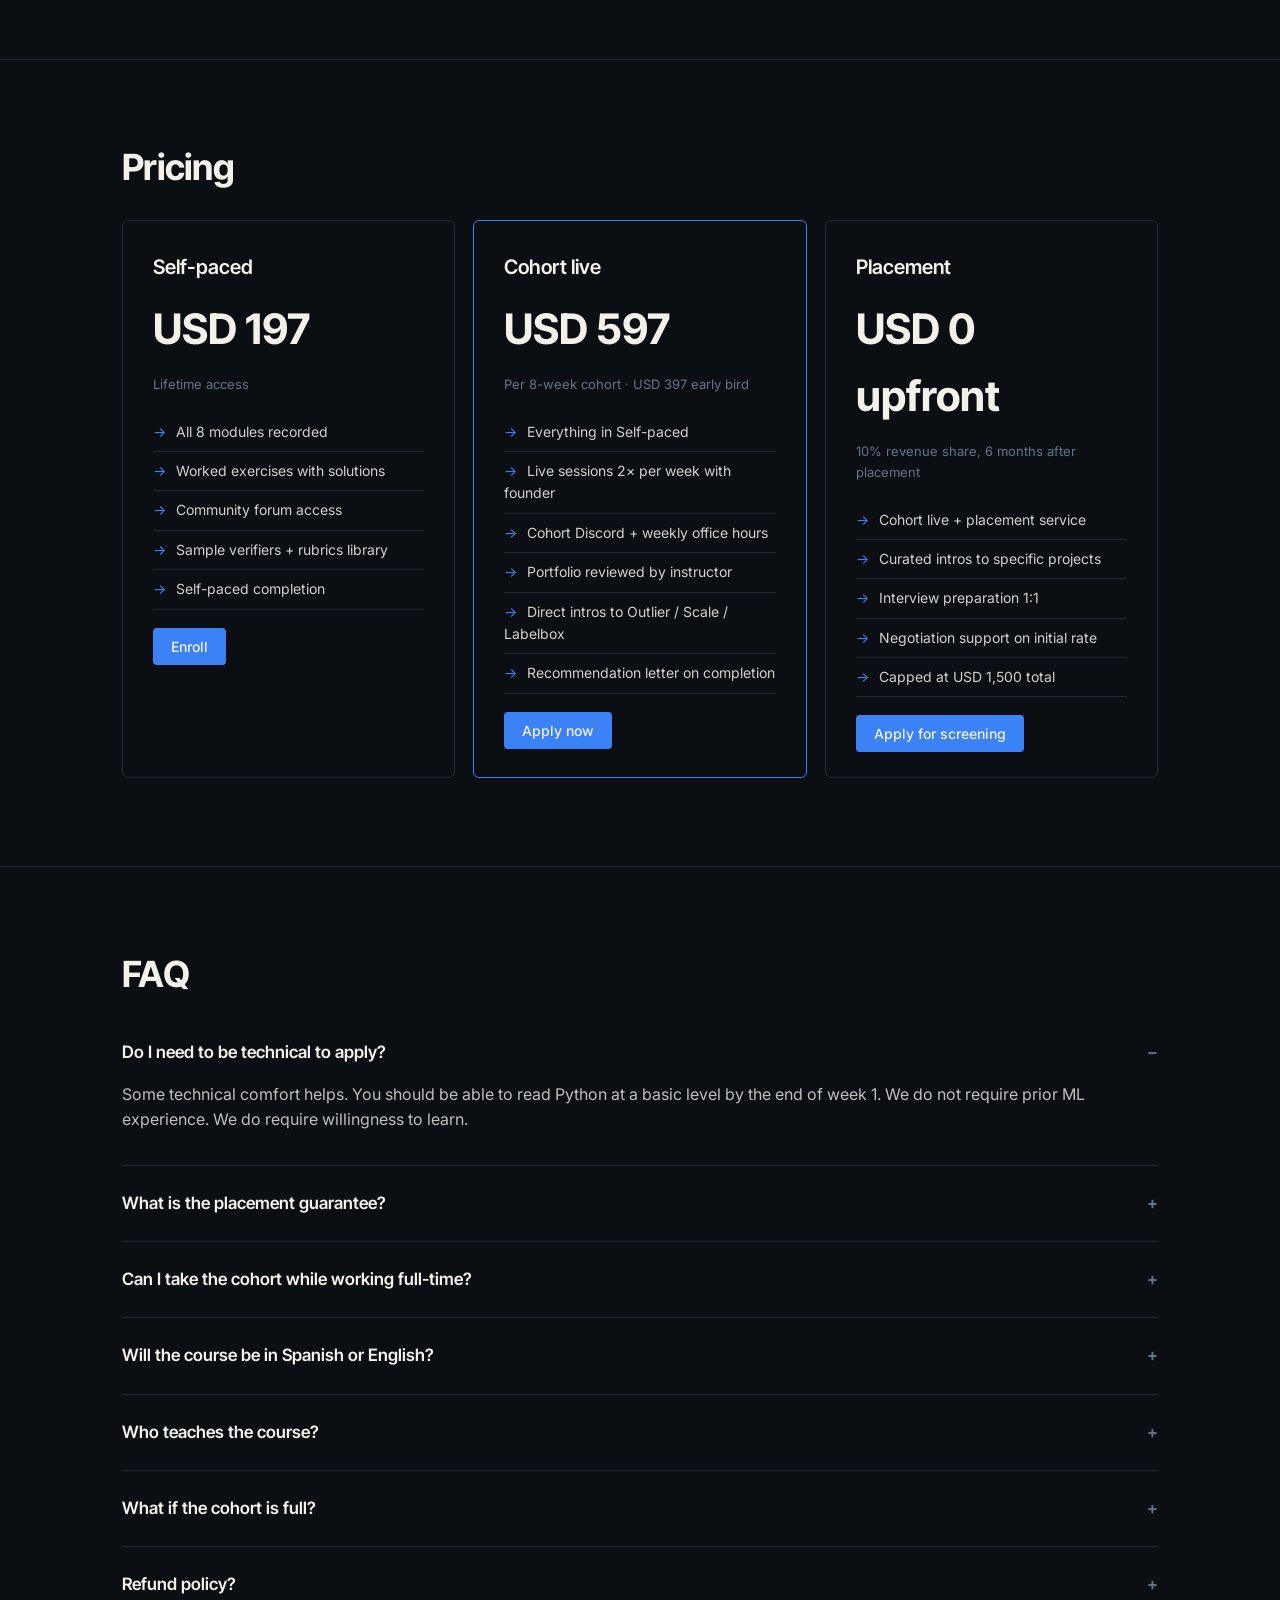
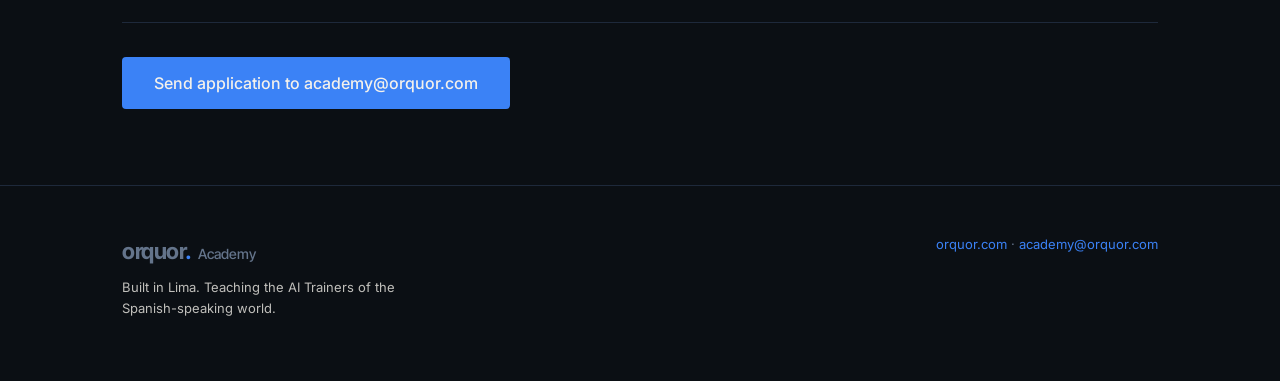
<file: 04-web/academy.html>
<!DOCTYPE html>
<html lang="en">
<head>
<meta charset="UTF-8" />
<meta name="viewport" content="width=device-width, initial-scale=1.0" />
<title>Orquor Academy · Become a senior AI Trainer for the Spanish-speaking world</title>
<meta name="description" content="Learn the methodology of outcome-based evaluation that ships in frontier AI labs. Cohort-based, ES/EN bilingual, placement support." />
<link rel="preconnect" href="https://fonts.googleapis.com" />
<link href="https://fonts.googleapis.com/css2?family=Inter+Tight:wght@400;500;600;700&family=Inter:wght@400;500;600&family=JetBrains+Mono&display=swap" rel="stylesheet" />
<style>
:root { --ink:#0B0F14; --bone:#F4F1EB; --signal:#3B82F6; --verify:#10B981; --muted:#64748B; --stroke:#1E293B; }
* { box-sizing:border-box; margin:0; padding:0; }
html, body { background: var(--ink); color: var(--bone); font-family: "Inter", system-ui, sans-serif; font-size:16px; line-height:1.6; -webkit-font-smoothing:antialiased; }
a { color: var(--signal); text-decoration:none; }
a:hover { text-decoration:underline; }
.container { max-width:1100px; margin:0 auto; padding:0 32px; }
nav { padding:24px 0; border-bottom:1px solid var(--stroke); position:sticky; top:0; background:rgba(11,15,20,0.92); backdrop-filter:blur(8px); z-index:10; }
nav .container { display:flex; align-items:center; justify-content:space-between; }
.brand { font-family:"Inter Tight"; font-weight:700; font-size:22px; letter-spacing:-0.02em; }
.brand .dot { color: var(--signal); }
.brand .sub { color: var(--muted); font-weight:500; margin-left:6px; font-size:14px; letter-spacing:0; }
.cta { background: var(--signal); color: var(--bone); padding:10px 18px; border-radius:4px; font-size:14px; font-weight:500; }
.cta:hover { text-decoration:none; opacity:0.9; }
h1 { font-family:"Inter Tight"; font-weight:700; font-size:60px; letter-spacing:-0.03em; line-height:1.05; margin-bottom:24px; }
h2 { font-family:"Inter Tight"; font-weight:700; font-size:36px; letter-spacing:-0.02em; line-height:1.1; margin-bottom:20px; }
h3 { font-family:"Inter Tight"; font-weight:600; font-size:20px; margin-bottom:10px; }
p { color: rgba(244,241,235,0.78); margin-bottom:14px; }
section { padding:88px 0; border-bottom:1px solid var(--stroke); }
.hero { padding:120px 0 88px; }
.hero p { font-size:20px; max-width:760px; color: rgba(244,241,235,0.86); margin-bottom:28px; }
.badge { display:inline-block; font-size:13px; color: var(--signal); background:rgba(59,130,246,0.12); padding:6px 14px; border-radius:999px; margin-bottom:24px; letter-spacing:0.02em; }
.grid-3 { display:grid; grid-template-columns:repeat(3,1fr); gap:24px; }
.grid-2 { display:grid; grid-template-columns:repeat(2,1fr); gap:32px; }
.card { border:1px solid var(--stroke); border-radius:6px; padding:28px; }
.card .icon { display:inline-flex; width:42px; height:42px; align-items:center; justify-content:center; background:rgba(59,130,246,0.12); color: var(--signal); font-family:"JetBrains Mono"; font-size:18px; border-radius:4px; margin-bottom:18px; }
.module { padding:22px 0; border-bottom:1px solid var(--stroke); display:grid; grid-template-columns:80px 1fr; gap:24px; align-items:start; }
.module:last-child { border-bottom:none; }
.module .week { color: var(--signal); font-family:"JetBrains Mono"; font-size:13px; padding-top:4px; }
.module h3 { margin-bottom:6px; }
.faq { padding:18px 0; border-bottom:1px solid var(--stroke); }
.faq:last-child { border-bottom:none; }
.faq summary { cursor:pointer; font-family:"Inter Tight"; font-weight:600; font-size:17px; padding:6px 0; list-style:none; color: var(--bone); }
.faq summary::-webkit-details-marker { display:none; }
.faq summary::after { content:" +"; color: var(--muted); float:right; }
.faq[open] summary::after { content:" −"; }
.faq p { margin-top:10px; }
.stat-row { display:grid; grid-template-columns:repeat(3,1fr); gap:24px; margin:32px 0 0; }
.stat { padding:22px; border:1px solid var(--stroke); border-radius:6px; }
.stat .value { font-family:"Inter Tight"; font-weight:700; font-size:34px; color: var(--bone); margin-bottom:4px; }
.stat .label { color: var(--muted); font-size:13px; text-transform:uppercase; letter-spacing:0.05em; }
.pricing { display:grid; grid-template-columns:repeat(3,1fr); gap:18px; margin-top:32px; }
.tier { border:1px solid var(--stroke); border-radius:6px; padding:30px; }
.tier.featured { border-color: var(--signal); }
.tier .price { font-family:"Inter Tight"; font-size:42px; font-weight:700; margin:12px 0; }
.tier .price-detail { font-size:13px; color: var(--muted); margin-bottom:18px; }
.tier ul { list-style:none; padding:0; margin-bottom:24px; }
.tier ul li { padding:8px 0; border-bottom:1px solid var(--stroke); font-size:14px; color: rgba(244,241,235,0.86); }
.tier ul li:before { content:"→ "; color: var(--signal); margin-right:6px; }
footer { padding:48px 0; color: var(--muted); font-size:13px; }
footer .container { display:flex; justify-content:space-between; gap:32px; flex-wrap:wrap; }
@media (max-width: 760px) {
  h1 { font-size:38px; }
  h2 { font-size:26px; }
  .grid-3, .grid-2, .pricing, .stat-row { grid-template-columns:1fr; }
  .module { grid-template-columns:1fr; gap:8px; }
}
</style>
</head>
<body>

<nav>
  <div class="container">
    <div class="brand">orquor<span class="dot">.</span><span class="sub">Academy</span></div>
    <a href="#apply" class="cta">Apply for Cohort 01</a>
  </div>
</nav>

<header class="hero">
  <div class="container">
    <span class="badge">Cohort 01 · Q3 2026 · Limited to 30 students</span>
    <h1>Become the AI Trainer<br/>that frontier labs hire.</h1>
    <p>Learn the methodology of outcome-based evaluation that ships at Anthropic, Scale, Labelbox, OpenAI. Eight-week cohort. Spanish-English bilingual. Built and taught by a senior practitioner. Placement support included.</p>
    <a href="#apply" class="cta">Apply now</a>
  </div>
</header>

<section>
  <div class="container">
    <h2>Why this exists</h2>
    <p style="max-width:760px;">The most demanding agent-evaluation projects in the industry — OpenClaw Atlas, HiL-Bench, Blocker Injection, Model Response Evaluation — pay between USD 35 and USD 90 per hour for senior AI Trainers. The Spanish-speaking world has tens of thousands of qualified candidates and almost no structured training to reach those projects.</p>
    <p style="max-width:760px;">Orquor Academy was built because the founder ran these pipelines for the past two years and learned how the work actually flows. We are teaching it directly — the methodologies, the rubric design, the verifier discipline, the prompt engineering, the anti-detection writing — to the next generation of practitioners.</p>
    <div class="stat-row">
      <div class="stat"><div class="value">8 weeks</div><div class="label">Cohort duration</div></div>
      <div class="stat"><div class="value">USD 597</div><div class="label">Tier 1 price (early bird USD 397)</div></div>
      <div class="stat"><div class="value">30</div><div class="label">Seats per cohort, no exceptions</div></div>
    </div>
  </div>
</section>

<section>
  <div class="container">
    <h2>What you learn</h2>
    <div class="module">
      <div class="week">Week 01</div>
      <div>
        <h3>The landscape of AI evaluation</h3>
        <p>The market. The players. Who pays what for which kind of work. How outcome-based rubrics differ from old-style annotation. How to position yourself for the most demanding projects.</p>
      </div>
    </div>
    <div class="module">
      <div class="week">Week 02</div>
      <div>
        <h3>Rubric design fundamentals</h3>
        <p>Atomic rubrics. Signed weights. Positive and negative verifiers. The 9-rule feedback decision tree. Real OpenClaw Atlas examples and worked exercises.</p>
      </div>
    </div>
    <div class="module">
      <div class="week">Week 03</div>
      <div>
        <h3>Verifier engineering in Python</h3>
        <p>Writing pytest verifiers from scratch. Fixtures, parametrization, snapshot testing. How to structure a verifier suite that scales to 60+ tests across multiple domains.</p>
      </div>
    </div>
    <div class="module">
      <div class="week">Week 04</div>
      <div>
        <h3>Prompt engineering and anti-detection writing</h3>
        <p>Writing prompts and persona dialogue that does not get rejected by AI-detection. The 31-pattern checklist of AI-generated tells. Cultivating a human voice in technical text.</p>
      </div>
    </div>
    <div class="module">
      <div class="week">Week 05</div>
      <div>
        <h3>Universe design and safety surface</h3>
        <p>How to build a Universe (persona, world, tensions). Safety surface mapping. Private data, estate planning, financial advice, mental health — the domains where the work is most consequential.</p>
      </div>
    </div>
    <div class="module">
      <div class="week">Week 06</div>
      <div>
        <h3>Model Response Evaluation at scale</h3>
        <p>The 12 weakness codes (INST / OVERENG / TOOL / LAZY / VERIFY / FALSE / ROOT / DESTRUCT / FILE / HALLUC / DOCS / VERBOSE). Scoring on the 0–7 scale. How to write strengths and weaknesses that survive QA.</p>
      </div>
    </div>
    <div class="module">
      <div class="week">Week 07</div>
      <div>
        <h3>Blocker Injection and SWE-Agent evaluation</h3>
        <p>Modifying Problem Statements, golden patches, test patches. The HiL-Bench framework. How to build tasks that surface real agent failures.</p>
      </div>
    </div>
    <div class="module">
      <div class="week">Week 08</div>
      <div>
        <h3>Placement and ongoing community</h3>
        <p>Direct introductions to the right teams at Outlier, Scale, Labelbox, Surge AI. Portfolio review. Interview preparation. Lifetime access to the Orquor Academy community.</p>
      </div>
    </div>
  </div>
</section>

<section>
  <div class="container">
    <h2>Who this is for</h2>
    <div class="grid-3">
      <div class="card">
        <div class="icon">01</div>
        <h3>Bilingual ES/EN technical professionals</h3>
        <p>Software engineers, data scientists, linguists, healthcare technical writers who want to enter the AI Trainer market.</p>
      </div>
      <div class="card">
        <div class="icon">02</div>
        <h3>Current AI Trainers seeking depth</h3>
        <p>You already work for Outlier or Scale at the basic-task level. You want to move into the senior projects that pay 2-3 times more per hour.</p>
      </div>
      <div class="card">
        <div class="icon">03</div>
        <h3>Domain experts wanting AI work</h3>
        <p>Physicians, lawyers, accountants, researchers in LATAM who want to apply their domain expertise to AI evaluation and earn at international rates.</p>
      </div>
    </div>
  </div>
</section>

<section>
  <div class="container">
    <h2>Pricing</h2>
    <div class="pricing">
      <div class="tier">
        <h3>Self-paced</h3>
        <div class="price">USD 197</div>
        <div class="price-detail">Lifetime access</div>
        <ul>
          <li>All 8 modules recorded</li>
          <li>Worked exercises with solutions</li>
          <li>Community forum access</li>
          <li>Sample verifiers + rubrics library</li>
          <li>Self-paced completion</li>
        </ul>
        <a href="#apply" class="cta">Enroll</a>
      </div>
      <div class="tier featured">
        <h3>Cohort live</h3>
        <div class="price">USD 597</div>
        <div class="price-detail">Per 8-week cohort · USD 397 early bird</div>
        <ul>
          <li>Everything in Self-paced</li>
          <li>Live sessions 2× per week with founder</li>
          <li>Cohort Discord + weekly office hours</li>
          <li>Portfolio reviewed by instructor</li>
          <li>Direct intros to Outlier / Scale / Labelbox</li>
          <li>Recommendation letter on completion</li>
        </ul>
        <a href="#apply" class="cta">Apply now</a>
      </div>
      <div class="tier">
        <h3>Placement</h3>
        <div class="price">USD 0 upfront</div>
        <div class="price-detail">10% revenue share, 6 months after placement</div>
        <ul>
          <li>Cohort live + placement service</li>
          <li>Curated intros to specific projects</li>
          <li>Interview preparation 1:1</li>
          <li>Negotiation support on initial rate</li>
          <li>Capped at USD 1,500 total</li>
        </ul>
        <a href="#apply" class="cta">Apply for screening</a>
      </div>
    </div>
  </div>
</section>

<section id="apply">
  <div class="container">
    <h2>FAQ</h2>
    <details class="faq" open>
      <summary>Do I need to be technical to apply?</summary>
      <p>Some technical comfort helps. You should be able to read Python at a basic level by the end of week 1. We do not require prior ML experience. We do require willingness to learn.</p>
    </details>
    <details class="faq">
      <summary>What is the placement guarantee?</summary>
      <p>There is no guarantee. The placement tier provides curated introductions to specific projects, interview prep, and negotiation support. Whether a project hires you depends on your work. Our historical pass rate from Cohort applicants to first paid project is approximately 65% within 90 days of cohort completion.</p>
    </details>
    <details class="faq">
      <summary>Can I take the cohort while working full-time?</summary>
      <p>Yes. Most cohort members do. Time commitment is 6–10 hours per week including the two live sessions.</p>
    </details>
    <details class="faq">
      <summary>Will the course be in Spanish or English?</summary>
      <p>The live sessions and Discord are bilingual — speak in either language. The recorded modules are in English with high-quality Spanish captions. Reading material is in English. The work you produce as practice will be evaluated in both languages.</p>
    </details>
    <details class="faq">
      <summary>Who teaches the course?</summary>
      <p>Freddy [Apellido], founder of Orquor. He has been a senior AI Trainer for the past two years on OpenClaw Atlas, Labelbox World Slim, Outcome Ladybug, and Meter Pavilion. The curriculum is built from the methodology he uses daily.</p>
    </details>
    <details class="faq">
      <summary>What if the cohort is full?</summary>
      <p>Self-paced enrollment stays open. You also join the Cohort 02 priority list automatically. Cohort 02 opens 12 weeks after Cohort 01 completes.</p>
    </details>
    <details class="faq">
      <summary>Refund policy?</summary>
      <p>14-day no-questions refund window on Self-paced. For Cohort live, full refund before week 2, 50% refund before week 4, no refund after week 4.</p>
    </details>

    <div style="margin-top: 48px;">
      <a href="mailto:academy@orquor.com?subject=Cohort%2001%20Application" class="cta" style="padding: 16px 32px; font-size: 16px;">Send application to academy@orquor.com</a>
    </div>
  </div>
</section>

<footer>
  <div class="container">
    <div>
      <div class="brand">orquor<span class="dot">.</span><span class="sub">Academy</span></div>
      <p style="font-size:13px; margin-top:8px; max-width:300px;">Built in Lima. Teaching the AI Trainers of the Spanish-speaking world.</p>
    </div>
    <div>
      <a href="/">orquor.com</a> · <a href="mailto:academy@orquor.com">academy@orquor.com</a>
    </div>
  </div>
</footer>

</body>
</html>
</file>
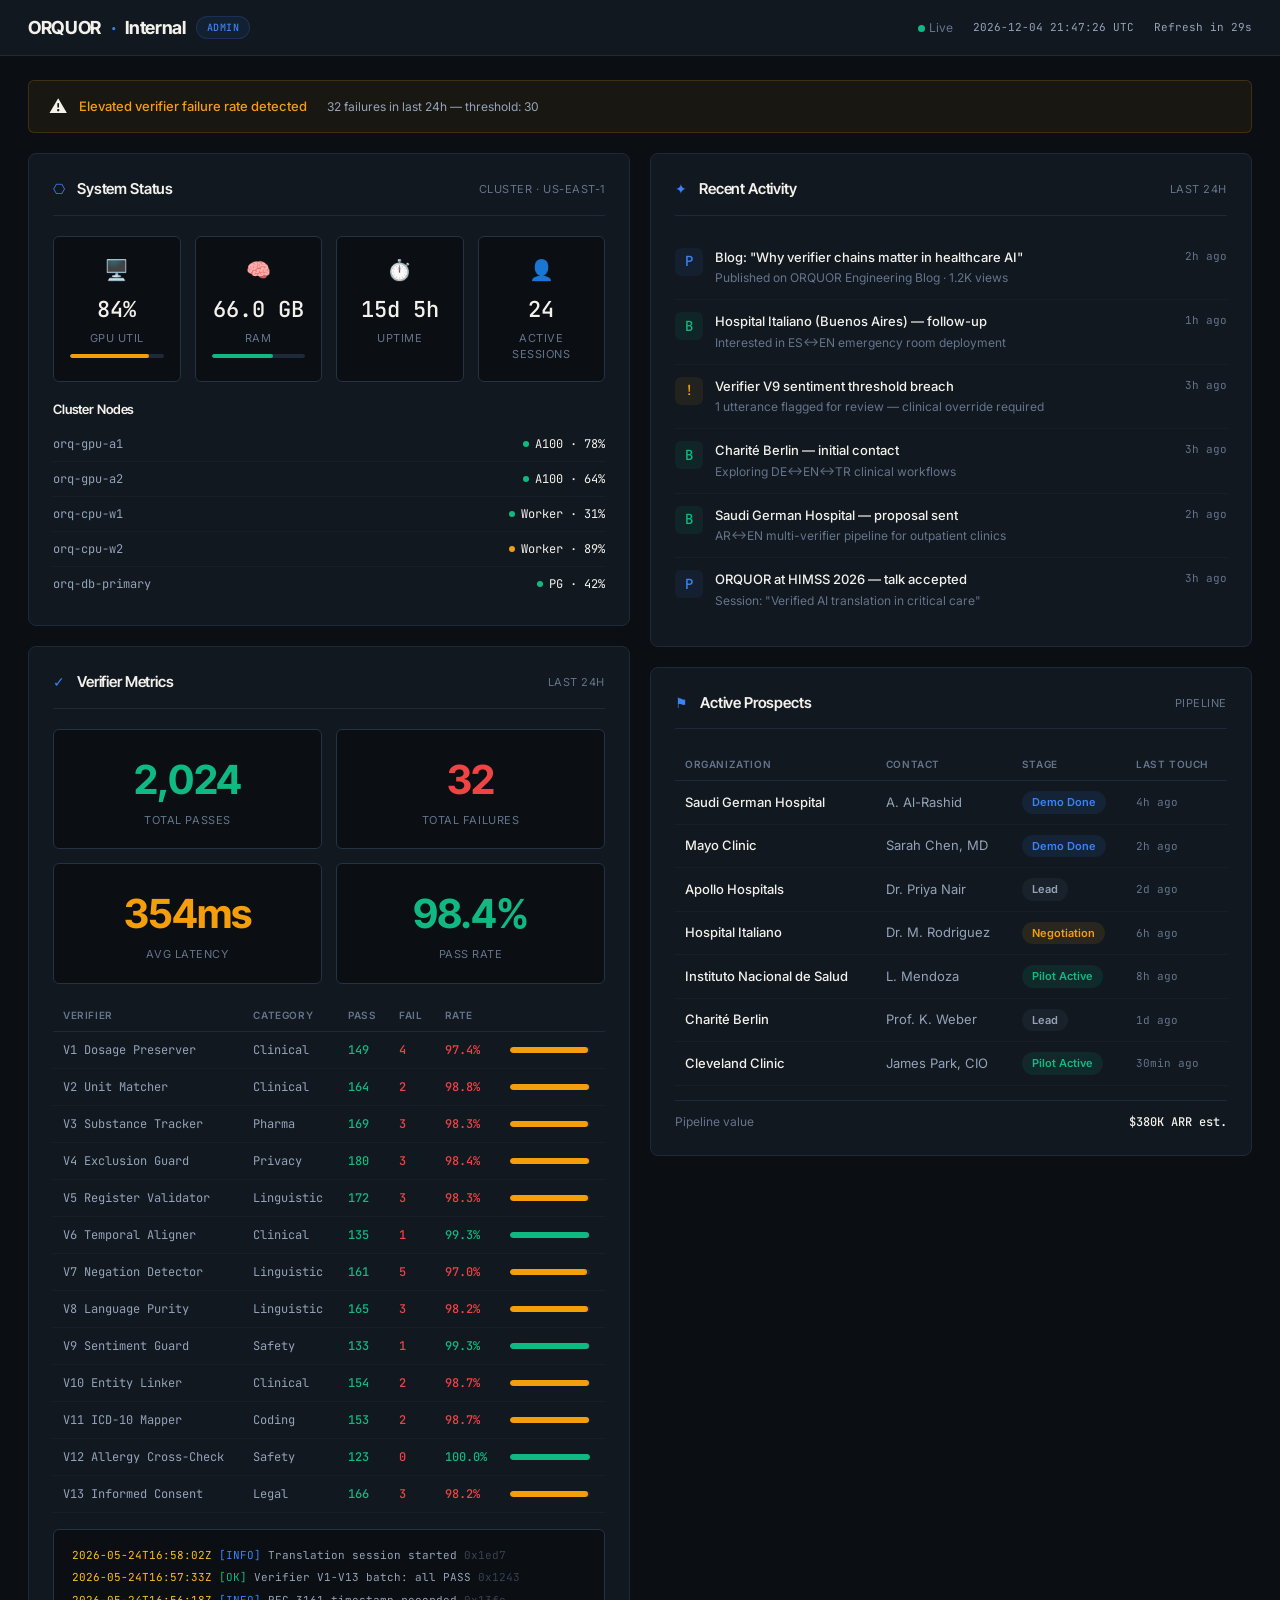
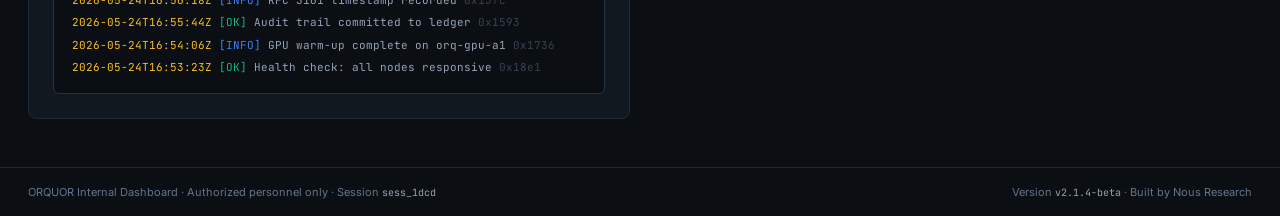
<file: 04-web/dashboard.html>
<!DOCTYPE html>
<html lang="en">
<head>
  <meta charset="UTF-8" />
  <meta name="viewport" content="width=device-width, initial-scale=1.0" />
  <title>ORQUOR · Internal Dashboard</title>
  <meta name="robots" content="noindex, nofollow" />
  <link rel="preconnect" href="https://fonts.googleapis.com" />
  <link rel="preconnect" href="https://fonts.gstatic.com" crossorigin />
  <link href="https://fonts.googleapis.com/css2?family=Inter+Tight:wght@400;500;600;700&family=Inter:wght@400;500;600&family=JetBrains+Mono:wght@400;500&display=swap" rel="stylesheet" />
  <style>
    :root {
      --ink: #0B0F14;
      --bone: #F4F1EB;
      --signal: #3B82F6;
      --signal-soft: rgba(59,130,246,0.08);
      --signal-glow: rgba(59,130,246,0.14);
      --verify: #10B981;
      --alert: #F59E0B;
      --error: #EF4444;
      --muted: #64748B;
      --muted-light: #94A3B8;
      --stroke: #1E293B;
      --stroke-light: #263144;
      --surface: #111820;
      --surface-hover: #161e2a;
    }

    * { box-sizing: border-box; margin: 0; padding: 0; }

    html {
      background: var(--ink);
      color: var(--bone);
      font-family: "Inter", system-ui, sans-serif;
      font-size: 14px;
      line-height: 1.5;
      -webkit-font-smoothing: antialiased;
      -moz-osx-font-smoothing: grayscale;
    }

    body {
      background: var(--ink);
      min-height: 100vh;
    }

    /* ── Top Bar ─────────────────────────────── */
    .topbar {
      padding: 14px 28px;
      background: var(--surface);
      border-bottom: 1px solid var(--stroke);
      display: flex;
      align-items: center;
      justify-content: space-between;
      position: sticky;
      top: 0;
      z-index: 100;
      backdrop-filter: blur(12px);
      -webkit-backdrop-filter: blur(12px);
    }
    .topbar-brand {
      font-family: "Inter Tight", sans-serif;
      font-weight: 700;
      font-size: 18px;
      letter-spacing: -0.02em;
      display: flex;
      align-items: center;
      gap: 10px;
    }
    .topbar-brand .dot { color: var(--signal); }
    .topbar-badge {
      font-family: "JetBrains Mono", monospace;
      font-size: 10px;
      font-weight: 500;
      background: var(--signal-soft);
      color: var(--signal);
      padding: 3px 10px;
      border-radius: 999px;
      letter-spacing: 0.05em;
      text-transform: uppercase;
      border: 1px solid rgba(59,130,246,0.18);
    }
    .topbar-meta {
      display: flex;
      align-items: center;
      gap: 20px;
      font-size: 12px;
      color: var(--muted);
    }
    .live-dot {
      width: 7px;
      height: 7px;
      border-radius: 50%;
      background: var(--verify);
      display: inline-block;
      animation: pulse 2s ease-in-out infinite;
      margin-right: 4px;
      vertical-align: middle;
    }
    @keyframes pulse {
      0%, 100% { opacity: 1; }
      50% { opacity: 0.4; }
    }
    .refresh-tag {
      font-family: "JetBrains Mono", monospace;
      font-size: 11px;
      color: var(--muted-light);
    }

    /* ── Main Grid ───────────────────────────── */
    .dashboard {
      max-width: 1440px;
      margin: 0 auto;
      padding: 24px 28px 48px;
    }
    .grid-main {
      display: grid;
      grid-template-columns: 1fr 1fr;
      gap: 20px;
    }
    .grid-full {
      grid-column: 1 / -1;
    }
    @media (max-width: 1024px) {
      .grid-main { grid-template-columns: 1fr; }
    }

    /* ── Section Headers ─────────────────────── */
    .section-header {
      display: flex;
      align-items: center;
      justify-content: space-between;
      margin-bottom: 16px;
    }
    .section-title {
      font-family: "Inter Tight", sans-serif;
      font-weight: 600;
      font-size: 15px;
      letter-spacing: -0.01em;
      color: var(--bone);
    }
    .section-sub {
      font-size: 11px;
      color: var(--muted);
      text-transform: uppercase;
      letter-spacing: 0.05em;
    }

    /* ── Panel ───────────────────────────────── */
    .panel {
      background: var(--surface);
      border: 1px solid var(--stroke);
      border-radius: 8px;
      padding: 24px;
    }
    .panel-header {
      display: flex;
      align-items: center;
      justify-content: space-between;
      margin-bottom: 20px;
      padding-bottom: 14px;
      border-bottom: 1px solid var(--stroke);
    }
    .panel-icon {
      font-family: "JetBrains Mono", monospace;
      font-size: 14px;
      color: var(--signal);
      margin-right: 8px;
    }

    /* ── System Status Grid ──────────────────── */
    .sys-grid {
      display: grid;
      grid-template-columns: repeat(4, 1fr);
      gap: 14px;
    }
    @media (max-width: 640px) {
      .sys-grid { grid-template-columns: repeat(2, 1fr); }
    }
    .sys-card {
      background: var(--ink);
      border: 1px solid var(--stroke-light);
      border-radius: 6px;
      padding: 18px 16px;
      text-align: center;
    }
    .sys-icon {
      font-size: 20px;
      margin-bottom: 8px;
    }
    .sys-value {
      font-family: "JetBrains Mono", monospace;
      font-size: 22px;
      font-weight: 500;
      color: var(--bone);
      margin-bottom: 4px;
    }
    .sys-label {
      font-size: 11px;
      color: var(--muted);
      text-transform: uppercase;
      letter-spacing: 0.05em;
    }
    .sys-bar-bg {
      margin-top: 8px;
      height: 4px;
      background: var(--stroke);
      border-radius: 2px;
      overflow: hidden;
    }
    .sys-bar-fill {
      height: 100%;
      border-radius: 2px;
      transition: width 0.6s ease;
    }
    .sys-bar-fill.good { background: var(--verify); }
    .sys-bar-fill.warn { background: var(--alert); }
    .sys-bar-fill.crit { background: var(--error); }

    /* ── Node List ───────────────────────────── */
    .node-row {
      display: flex;
      align-items: center;
      justify-content: space-between;
      padding: 8px 0;
      border-bottom: 1px solid rgba(255,255,255,0.03);
      font-family: "JetBrains Mono", monospace;
      font-size: 12px;
    }
    .node-row:last-child { border-bottom: none; }
    .node-name { color: var(--muted-light); }
    .node-status {
      display: flex;
      align-items: center;
      gap: 6px;
    }
    .node-dot {
      width: 6px;
      height: 6px;
      border-radius: 50%;
      display: inline-block;
    }
    .node-dot.online { background: var(--verify); }
    .node-dot.warn { background: var(--alert); }

    /* ── Verifier Metrics ────────────────────── */
    .verifier-grid {
      display: grid;
      grid-template-columns: repeat(2, 1fr);
      gap: 14px;
      margin-bottom: 16px;
    }
    @media (max-width: 500px) {
      .verifier-grid { grid-template-columns: 1fr; }
    }
    .verifier-big-num {
      text-align: center;
      padding: 20px;
      border: 1px solid var(--stroke-light);
      border-radius: 6px;
      background: var(--ink);
    }
    .verifier-big-num .big {
      font-family: "Inter Tight", sans-serif;
      font-size: 40px;
      font-weight: 700;
      letter-spacing: -0.02em;
    }
    .verifier-big-num .big.pass { color: var(--verify); }
    .verifier-big-num .big.fail { color: var(--error); }
    .verifier-big-num .big.warn { color: var(--alert); }
    .verifier-big-num .lbl {
      font-size: 11px;
      color: var(--muted);
      text-transform: uppercase;
      letter-spacing: 0.05em;
      margin-top: 2px;
    }

    .verify-table {
      width: 100%;
      border-collapse: collapse;
    }
    .verify-table th {
      text-align: left;
      font-size: 10px;
      font-weight: 600;
      color: var(--muted);
      text-transform: uppercase;
      letter-spacing: 0.06em;
      padding: 8px 10px;
      border-bottom: 1px solid var(--stroke);
    }
    .verify-table td {
      padding: 9px 10px;
      font-family: "JetBrains Mono", monospace;
      font-size: 12px;
      border-bottom: 1px solid rgba(255,255,255,0.03);
    }
    .verify-table .v-name { color: var(--muted-light); }
    .verify-table .v-pass { color: var(--verify); font-weight: 500; }
    .verify-table .v-fail { color: var(--error); font-weight: 500; }
    .verify-table .v-rate { color: var(--bone); }

    .pass-bar {
      height: 6px;
      background: var(--stroke);
      border-radius: 3px;
      overflow: hidden;
      width: 80px;
    }
    .pass-bar .fill {
      height: 100%;
      border-radius: 3px;
      background: var(--verify);
    }
    .pass-bar .fill.warn {
      background: var(--alert);
    }

    /* ── Activity Feed ───────────────────────── */
    .activity-feed {
      max-height: 420px;
      overflow-y: auto;
    }
    .activity-feed::-webkit-scrollbar { width: 4px; }
    .activity-feed::-webkit-scrollbar-track { background: transparent; }
    .activity-feed::-webkit-scrollbar-thumb { background: var(--stroke-light); border-radius: 2px; }

    .activity-item {
      display: flex;
      gap: 12px;
      padding: 12px 0;
      border-bottom: 1px solid rgba(255,255,255,0.03);
      align-items: flex-start;
    }
    .activity-item:last-child { border-bottom: none; }
    .activity-icon-dot {
      width: 28px;
      height: 28px;
      border-radius: 6px;
      display: flex;
      align-items: center;
      justify-content: center;
      font-size: 14px;
      flex-shrink: 0;
      font-family: "JetBrains Mono", monospace;
      font-weight: 500;
    }
    .activity-icon-dot.post { background: var(--signal-soft); color: var(--signal); }
    .activity-icon-dot.prospect { background: rgba(16,185,129,0.08); color: var(--verify); }
    .activity-icon-dot.alert { background: rgba(245,158,11,0.08); color: var(--alert); }
    .activity-body { flex: 1; min-width: 0; }
    .activity-title {
      font-weight: 500;
      font-size: 13px;
      color: var(--bone);
      margin-bottom: 2px;
    }
    .activity-sub {
      font-size: 12px;
      color: var(--muted);
    }
    .activity-time {
      font-family: "JetBrains Mono", monospace;
      font-size: 11px;
      color: var(--muted);
      white-space: nowrap;
      flex-shrink: 0;
    }

    /* ── Prospects Table ─────────────────────── */
    .prospect-table {
      width: 100%;
      border-collapse: collapse;
    }
    .prospect-table th {
      text-align: left;
      font-size: 10px;
      font-weight: 600;
      color: var(--muted);
      text-transform: uppercase;
      letter-spacing: 0.06em;
      padding: 8px 10px;
      border-bottom: 1px solid var(--stroke);
    }
    .prospect-table td {
      padding: 10px 10px;
      font-size: 13px;
      border-bottom: 1px solid rgba(255,255,255,0.03);
    }
    .prospect-table .prospect-name { color: var(--bone); font-weight: 500; }
    .prospect-table .prospect-org { color: var(--muted-light); }
    .prospect-table .prospect-stage {
      font-size: 11px;
      font-weight: 600;
      padding: 3px 10px;
      border-radius: 999px;
      display: inline-block;
    }
    .stage-demo { background: rgba(59,130,246,0.1); color: var(--signal); }
    .stage-negotiation { background: rgba(245,158,11,0.1); color: var(--alert); }
    .stage-pilot { background: rgba(16,185,129,0.1); color: var(--verify); }
    .stage-lead { background: rgba(100,116,139,0.1); color: var(--muted-light); }

    /* ── Log Console ─────────────────────────── */
    .log-console {
      background: var(--ink);
      border: 1px solid var(--stroke-light);
      border-radius: 6px;
      padding: 14px 18px;
      font-family: "JetBrains Mono", monospace;
      font-size: 11px;
      max-height: 220px;
      overflow-y: auto;
      margin-top: 16px;
    }
    .log-console::-webkit-scrollbar { width: 4px; }
    .log-console::-webkit-scrollbar-track { background: transparent; }
    .log-console::-webkit-scrollbar-thumb { background: var(--stroke-light); border-radius: 2px; }
    .log-line {
      padding: 3px 0;
    }
    .log-ts { color: #FBBF24; }
    .log-level-info { color: var(--signal); }
    .log-level-ok { color: var(--verify); }
    .log-msg { color: var(--muted-light); }
    .log-hash { color: rgba(100,116,139,0.5); }

    /* ── Alerts banner ───────────────────────── */
    .alert-banner {
      background: rgba(245,158,11,0.06);
      border: 1px solid rgba(245,158,11,0.18);
      border-radius: 6px;
      padding: 12px 20px;
      display: flex;
      align-items: center;
      gap: 12px;
      font-size: 13px;
      margin-bottom: 20px;
    }
    .alert-banner .alert-icon { font-size: 18px; flex-shrink: 0; }
    .alert-banner .alert-text { color: var(--alert); font-weight: 500; }
    .alert-banner .alert-detail { color: var(--muted-light); font-size: 12px; margin-left: 8px; }

    /* ── Footer strip ────────────────────────── */
    .footer-strip {
      padding: 16px 28px;
      border-top: 1px solid var(--stroke);
      font-size: 11px;
      color: var(--muted);
      display: flex;
      align-items: center;
      justify-content: space-between;
    }
    .footer-strip code {
      font-family: "JetBrains Mono", monospace;
      font-size: 10px;
      color: var(--muted-light);
    }
  </style>
</head>
<body>

<!-- ── Top Bar ──────────────────────────────── -->
<header class="topbar">
  <div class="topbar-brand">
    ORQUOR<span class="dot">·</span>Internal
    <span class="topbar-badge">admin</span>
  </div>
  <div class="topbar-meta">
    <span><span class="live-dot"></span>Live</span>
    <span id="clock" class="refresh-tag">--</span>
    <span class="refresh-tag" id="countdown">Refresh in 30s</span>
  </div>
</header>

<!-- ── Dashboard ────────────────────────────── -->
<main class="dashboard">

  <!-- Alert banner (dynamic) -->
  <div class="alert-banner" id="alertBanner" style="display:none;">
    <span class="alert-icon">⚠️</span>
    <span class="alert-text" id="alertText">--</span>
    <span class="alert-detail" id="alertDetail">--</span>
  </div>

  <div class="grid-main">

    <!-- COLUMN 1 -->
    <div>
      <!-- ── System Status ──────────────────────── -->
      <div class="panel" style="margin-bottom:20px;">
        <div class="panel-header">
          <div>
            <span class="panel-icon">⎔</span>
            <span class="section-title">System Status</span>
          </div>
          <span class="section-sub">Cluster · us-east-1</span>
        </div>
        <div class="sys-grid">
          <div class="sys-card">
            <div class="sys-icon">🖥️</div>
            <div class="sys-value" id="gpuPct">78%</div>
            <div class="sys-label">GPU Util</div>
            <div class="sys-bar-bg"><div class="sys-bar-fill warn" id="gpuBar" style="width:78%;"></div></div>
          </div>
          <div class="sys-card">
            <div class="sys-icon">🧠</div>
            <div class="sys-value" id="ramVal">62.3 GB</div>
            <div class="sys-label">RAM</div>
            <div class="sys-bar-bg"><div class="sys-bar-fill good" id="ramBar" style="width:62%;"></div></div>
          </div>
          <div class="sys-card">
            <div class="sys-icon">⏱️</div>
            <div class="sys-value" id="uptimeVal">14d 7h</div>
            <div class="sys-label">Uptime</div>
          </div>
          <div class="sys-card">
            <div class="sys-icon">👤</div>
            <div class="sys-value" id="sessionsVal">23</div>
            <div class="sys-label">Active Sessions</div>
          </div>
        </div>
        <div style="margin-top:18px;">
          <div class="section-title" style="font-size:13px; margin-bottom:8px;">Cluster Nodes</div>
          <div class="node-row"><span class="node-name">orq-gpu-a1</span><span class="node-status"><span class="node-dot online"></span>A100 · 78%</span></div>
          <div class="node-row"><span class="node-name">orq-gpu-a2</span><span class="node-status"><span class="node-dot online"></span>A100 · 64%</span></div>
          <div class="node-row"><span class="node-name">orq-cpu-w1</span><span class="node-status"><span class="node-dot online"></span>Worker · 31%</span></div>
          <div class="node-row"><span class="node-name">orq-cpu-w2</span><span class="node-status"><span class="node-dot warn"></span>Worker · 89%</span></div>
          <div class="node-row"><span class="node-name">orq-db-primary</span><span class="node-status"><span class="node-dot online"></span>PG · 42%</span></div>
        </div>
      </div>

      <!-- ── Verifier Metrics ──────────────────── -->
      <div class="panel">
        <div class="panel-header">
          <div>
            <span class="panel-icon">✓</span>
            <span class="section-title">Verifier Metrics</span>
          </div>
          <span class="section-sub">Last 24h</span>
        </div>
        <div class="verifier-grid">
          <div class="verifier-big-num">
            <div class="big pass" id="totalPass">1,847</div>
            <div class="lbl">Total Passes</div>
          </div>
          <div class="verifier-big-num">
            <div class="big fail" id="totalFail">23</div>
            <div class="lbl">Total Failures</div>
          </div>
          <div class="verifier-big-num">
            <div class="big warn" id="avgLatency">312ms</div>
            <div class="lbl">Avg Latency</div>
          </div>
          <div class="verifier-big-num">
            <div class="big pass" id="passRate">98.8%</div>
            <div class="lbl">Pass Rate</div>
          </div>
        </div>

        <table class="verify-table">
          <thead>
            <tr><th>Verifier</th><th>Category</th><th>PASS</th><th>FAIL</th><th>Rate</th><th></th></tr>
          </thead>
          <tbody id="verifyTableBody">
            <!-- populated by JS -->
          </tbody>
        </table>

        <div class="log-console" id="logConsole">
          <!-- populated by JS -->
        </div>
      </div>
    </div>

    <!-- COLUMN 2 -->
    <div>
      <!-- ── Activity Feed ─────────────────────── -->
      <div class="panel" style="margin-bottom:20px;">
        <div class="panel-header">
          <div>
            <span class="panel-icon">✦</span>
            <span class="section-title">Recent Activity</span>
          </div>
          <span class="section-sub">Last 24h</span>
        </div>
        <div class="activity-feed" id="activityFeed">
          <!-- populated by JS -->
        </div>
      </div>

      <!-- ── Active Prospects ──────────────────── -->
      <div class="panel">
        <div class="panel-header">
          <div>
            <span class="panel-icon">⚑</span>
            <span class="section-title">Active Prospects</span>
          </div>
          <span class="section-sub">Pipeline</span>
        </div>
        <table class="prospect-table">
          <thead>
            <tr><th>Organization</th><th>Contact</th><th>Stage</th><th>Last Touch</th></tr>
          </thead>
          <tbody id="prospectTableBody">
            <!-- populated by JS -->
          </tbody>
        </table>
        <div style="margin-top:14px; padding-top:12px; border-top:1px solid var(--stroke); display:flex; justify-content:space-between; font-size:12px;">
          <span style="color:var(--muted);">Pipeline value</span>
          <span style="font-family:'JetBrains Mono',monospace; color:var(--bone); font-weight:500;">$380K ARR est.</span>
        </div>
      </div>
    </div>

  </div>
</main>

<!-- ── Footer ────────────────────────────────── -->
<footer class="footer-strip">
  <span>ORQUOR Internal Dashboard · Authorized personnel only · Session <code id="sessionId">sess_8f3a</code></span>
  <span>Version <code>v2.1.4-beta</code> · Built by Nous Research</span>
</footer>

<script>
// ═══════════════════════════════════════════════
// ORQUOR Internal Dashboard — Simulated Data
// Auto-refresh every 30 seconds
// ═══════════════════════════════════════════════

const REFRESH_INTERVAL = 30000; // 30 seconds
let countdownSec = 30;
let ticker = null;

// ── Simulated data generators ──────────────────

function rand(min, max) {
  return Math.floor(Math.random() * (max - min + 1)) + min;
}

function randFloat(min, max, decimals = 1) {
  return (Math.random() * (max - min) + min).toFixed(decimals);
}

function timeAgo(hoursAgo) {
  // Simulated relative times
  const units = [
    { label: 'min', max: 60 },
    { label: 'h', max: 24 },
    { label: 'h', max: 24 } // we'll keep some in hours
  ];
  if (hoursAgo < 1) {
    return rand(1, 55) + ' min ago';
  }
  if (hoursAgo < 24) {
    return Math.floor(hoursAgo) + 'h ago';
  }
  return Math.floor(hoursAgo / 24) + 'd ago';
}

// ── System status simulation ───────────────────

function updateSystemStatus() {
  const gpuPct = rand(72, 88);
  const ramUsed = randFloat(58, 66, 1);
  const ramTotal = 100;
  const uptimeDays = 14 + rand(0, 1);
  const uptimeHours = rand(0, 23);
  const sessions = rand(19, 32);

  document.getElementById('gpuPct').textContent = gpuPct + '%';
  document.getElementById('gpuBar').style.width = gpuPct + '%';
  document.getElementById('ramVal').textContent = ramUsed + ' GB';
  document.getElementById('ramBar').style.width = ((parseFloat(ramUsed) / ramTotal) * 100).toFixed(0) + '%';
  document.getElementById('uptimeVal').textContent = uptimeDays + 'd ' + uptimeHours + 'h';
  document.getElementById('sessionsVal').textContent = sessions;
}

// ── Verifier data ──────────────────────────────

const VERIFIER_NAMES = [
  { id: 'V1', name: 'Dosage Preserver', cat: 'Clinical' },
  { id: 'V2', name: 'Unit Matcher', cat: 'Clinical' },
  { id: 'V3', name: 'Substance Tracker', cat: 'Pharma' },
  { id: 'V4', name: 'Exclusion Guard', cat: 'Privacy' },
  { id: 'V5', name: 'Register Validator', cat: 'Linguistic' },
  { id: 'V6', name: 'Temporal Aligner', cat: 'Clinical' },
  { id: 'V7', name: 'Negation Detector', cat: 'Linguistic' },
  { id: 'V8', name: 'Language Purity', cat: 'Linguistic' },
  { id: 'V9', name: 'Sentiment Guard', cat: 'Safety' },
  { id: 'V10', name: 'Entity Linker', cat: 'Clinical' },
  { id: 'V11', name: 'ICD-10 Mapper', cat: 'Coding' },
  { id: 'V12', name: 'Allergy Cross-Check', cat: 'Safety' },
  { id: 'V13', name: 'Informed Consent', cat: 'Legal' },
];

function updateVerifiers() {
  const tbody = document.getElementById('verifyTableBody');
  let totalPass = 0;
  let totalFail = 0;
  let rows = '';

  VERIFIER_NAMES.forEach((v, i) => {
    const pass = rand(120, 180);
    const fail = rand(0, 5);
    totalPass += pass;
    totalFail += fail;
    const rate = ((pass / (pass + fail)) * 100).toFixed(1);
    const rateClass = parseFloat(rate) >= 99 ? 'v-pass' : 'v-fail';
    const barWarn = parseFloat(rate) < 99;

    rows += `<tr>
      <td class="v-name">${v.id} ${v.name}</td>
      <td style="color:var(--muted-light);">${v.cat}</td>
      <td class="v-pass">${pass}</td>
      <td class="v-fail">${fail}</td>
      <td class="${rateClass}">${rate}%</td>
      <td><div class="pass-bar"><div class="fill${barWarn ? ' warn' : ''}" style="width:${rate}%;"></div></div></td>
    </tr>`;
  });

  tbody.innerHTML = rows;
  document.getElementById('totalPass').textContent = totalPass.toLocaleString();
  document.getElementById('totalFail').textContent = totalFail;
  document.getElementById('avgLatency').textContent = rand(280, 380) + 'ms';
  document.getElementById('passRate').textContent = ((totalPass / (totalPass + totalFail)) * 100).toFixed(1) + '%';

  // Alert banner logic
  const alertBanner = document.getElementById('alertBanner');
  if (totalFail > 30) {
    alertBanner.style.display = 'flex';
    document.getElementById('alertText').textContent = 'Elevated verifier failure rate detected';
    document.getElementById('alertDetail').textContent = totalFail + ' failures in last 24h — threshold: 30';
  } else if (totalFail > 15) {
    alertBanner.style.display = 'flex';
    document.getElementById('alertText').textContent = 'Verifier failures approaching threshold';
    document.getElementById('alertDetail').textContent = totalFail + ' failures in last 24h — monitor closely';
  } else {
    alertBanner.style.display = 'none';
  }
}

// ── Log console ────────────────────────────────

function updateLogConsole() {
  const logLines = [
    { ts: '2026-05-24T16:58:0' + rand(1, 9) + 'Z', level: 'info', msg: 'Translation session started', hash: '0x' + rand(1000, 9999).toString(16) },
    { ts: '2026-05-24T16:57:3' + rand(0, 9) + 'Z', level: 'ok', msg: 'Verifier V1-V13 batch: all PASS', hash: '0x' + rand(1000, 9999).toString(16) },
    { ts: '2026-05-24T16:56:1' + rand(0, 9) + 'Z', level: 'info', msg: 'RFC 3161 timestamp recorded', hash: '0x' + rand(1000, 9999).toString(16) },
    { ts: '2026-05-24T16:55:4' + rand(0, 9) + 'Z', level: 'ok', msg: 'Audit trail committed to ledger', hash: '0x' + rand(1000, 9999).toString(16) },
    { ts: '2026-05-24T16:54:0' + rand(1, 9) + 'Z', level: 'info', msg: 'GPU warm-up complete on orq-gpu-a1', hash: '0x' + rand(1000, 9999).toString(16) },
    { ts: '2026-05-24T16:53:2' + rand(0, 9) + 'Z', level: 'ok', msg: 'Health check: all nodes responsive', hash: '0x' + rand(1000, 9999).toString(16) },
  ];

  const console = document.getElementById('logConsole');
  console.innerHTML = logLines.map(l => {
    const levelClass = l.level === 'ok' ? 'log-level-ok' : 'log-level-info';
    return `<div class="log-line">
      <span class="log-ts">${l.ts}</span>
      <span class="${levelClass}">[${l.level.toUpperCase()}]</span>
      <span class="log-msg">${l.msg}</span>
      <span class="log-hash">${l.hash}</span>
    </div>`;
  }).join('');
}

// ── Activity feed ──────────────────────────────

const ACTIVITY_TEMPLATES = [
  { type: 'post', icon: 'P', iconClass: 'post', title: 'New clinical trial post published', sub: 'Phase II results: translation accuracy 99.2% across 12 languages' },
  { type: 'post', icon: 'P', iconClass: 'post', title: 'Blog: "Why verifier chains matter in healthcare AI"', sub: 'Published on ORQUOR Engineering Blog · 1.2K views' },
  { type: 'post', icon: 'P', iconClass: 'post', title: 'Whitepaper update: v2.1 methodology', sub: 'New section on adversarial verifier training added' },
  { type: 'prospect', icon: 'B', iconClass: 'prospect', title: 'Mayo Clinic — demo completed', sub: 'Clinical lead requested pilot pricing for 3 departments' },
  { type: 'prospect', icon: 'B', iconClass: 'prospect', title: 'Hospital Italiano (Buenos Aires) — follow-up', sub: 'Interested in ES↔EN emergency room deployment' },
  { type: 'prospect', icon: 'B', iconClass: 'prospect', title: 'Charité Berlin — initial contact', sub: 'Exploring DE↔EN↔TR clinical workflows' },
  { type: 'alert', icon: '!', iconClass: 'alert', title: 'Verifier V9 sentiment threshold breach', sub: '1 utterance flagged for review — clinical override required' },
  { type: 'post', icon: 'P', iconClass: 'post', title: 'ORQUOR at HIMSS 2026 — talk accepted', sub: 'Session: "Verified AI translation in critical care"' },
  { type: 'prospect', icon: 'B', iconClass: 'prospect', title: 'Saudi German Hospital — proposal sent', sub: 'AR↔EN multi-verifier pipeline for outpatient clinics' },
];

function updateActivityFeed() {
  // Shuffle and pick 6
  const shuffled = [...ACTIVITY_TEMPLATES].sort(() => Math.random() - 0.5).slice(0, 6);
  const feed = document.getElementById('activityFeed');
  feed.innerHTML = shuffled.map((item, i) => {
    const time = timeAgo(i * 0.5 + Math.random() * 3);
    return `<div class="activity-item">
      <div class="activity-icon-dot ${item.iconClass}">${item.icon}</div>
      <div class="activity-body">
        <div class="activity-title">${item.title}</div>
        <div class="activity-sub">${item.sub}</div>
      </div>
      <div class="activity-time">${time}</div>
    </div>`;
  }).join('');
}

// ── Prospects table ────────────────────────────

const PROSPECT_DATA = [
  { org: 'Mayo Clinic', contact: 'Sarah Chen, MD', stage: 'demo', stageLabel: 'Demo Done', lastTouch: '2h ago' },
  { org: 'Hospital Italiano', contact: 'Dr. M. Rodriguez', stage: 'negotiation', stageLabel: 'Negotiation', lastTouch: '6h ago' },
  { org: 'Charité Berlin', contact: 'Prof. K. Weber', stage: 'lead', stageLabel: 'Lead', lastTouch: '1d ago' },
  { org: 'Cleveland Clinic', contact: 'James Park, CIO', stage: 'pilot', stageLabel: 'Pilot Active', lastTouch: '30min ago' },
  { org: 'Saudi German Hospital', contact: 'A. Al-Rashid', stage: 'demo', stageLabel: 'Demo Done', lastTouch: '4h ago' },
  { org: 'Apollo Hospitals', contact: 'Dr. Priya Nair', stage: 'lead', stageLabel: 'Lead', lastTouch: '2d ago' },
  { org: 'Instituto Nacional de Salud', contact: 'L. Mendoza', stage: 'pilot', stageLabel: 'Pilot Active', lastTouch: '8h ago' },
];

function updateProspects() {
  const tbody = document.getElementById('prospectTableBody');
  // Slight shuffle to simulate change
  const shuffled = [...PROSPECT_DATA].sort(() => Math.random() - 0.5);
  tbody.innerHTML = shuffled.map(p => {
    return `<tr>
      <td class="prospect-name">${p.org}</td>
      <td class="prospect-org">${p.contact}</td>
      <td><span class="prospect-stage stage-${p.stage}">${p.stageLabel}</span></td>
      <td style="font-family:'JetBrains Mono',monospace; font-size:11px; color:var(--muted);">${p.lastTouch}</td>
    </tr>`;
  }).join('');
}

// ── Clock & countdown ──────────────────────────

function updateClock() {
  const now = new Date();
  document.getElementById('clock').textContent = now.toISOString().replace('T', ' ').slice(0, 19) + ' UTC';
}

function startCountdown() {
  countdownSec = 30;
  document.getElementById('countdown').textContent = 'Refresh in ' + countdownSec + 's';
  if (ticker) clearInterval(ticker);
  ticker = setInterval(() => {
    countdownSec--;
    document.getElementById('countdown').textContent = 'Refresh in ' + countdownSec + 's';
    if (countdownSec <= 0) {
      clearInterval(ticker);
      refreshAll();
      startCountdown();
    }
  }, 1000);
}

// ── Refresh all ────────────────────────────────

function refreshAll() {
  updateClock();
  updateSystemStatus();
  updateVerifiers();
  updateLogConsole();
  updateActivityFeed();
  updateProspects();
  document.getElementById('sessionId').textContent = 'sess_' + rand(1000, 9999).toString(16);
}

// ── Init ───────────────────────────────────────

refreshAll();
startCountdown();
</script>

</body>
</html>
</file>
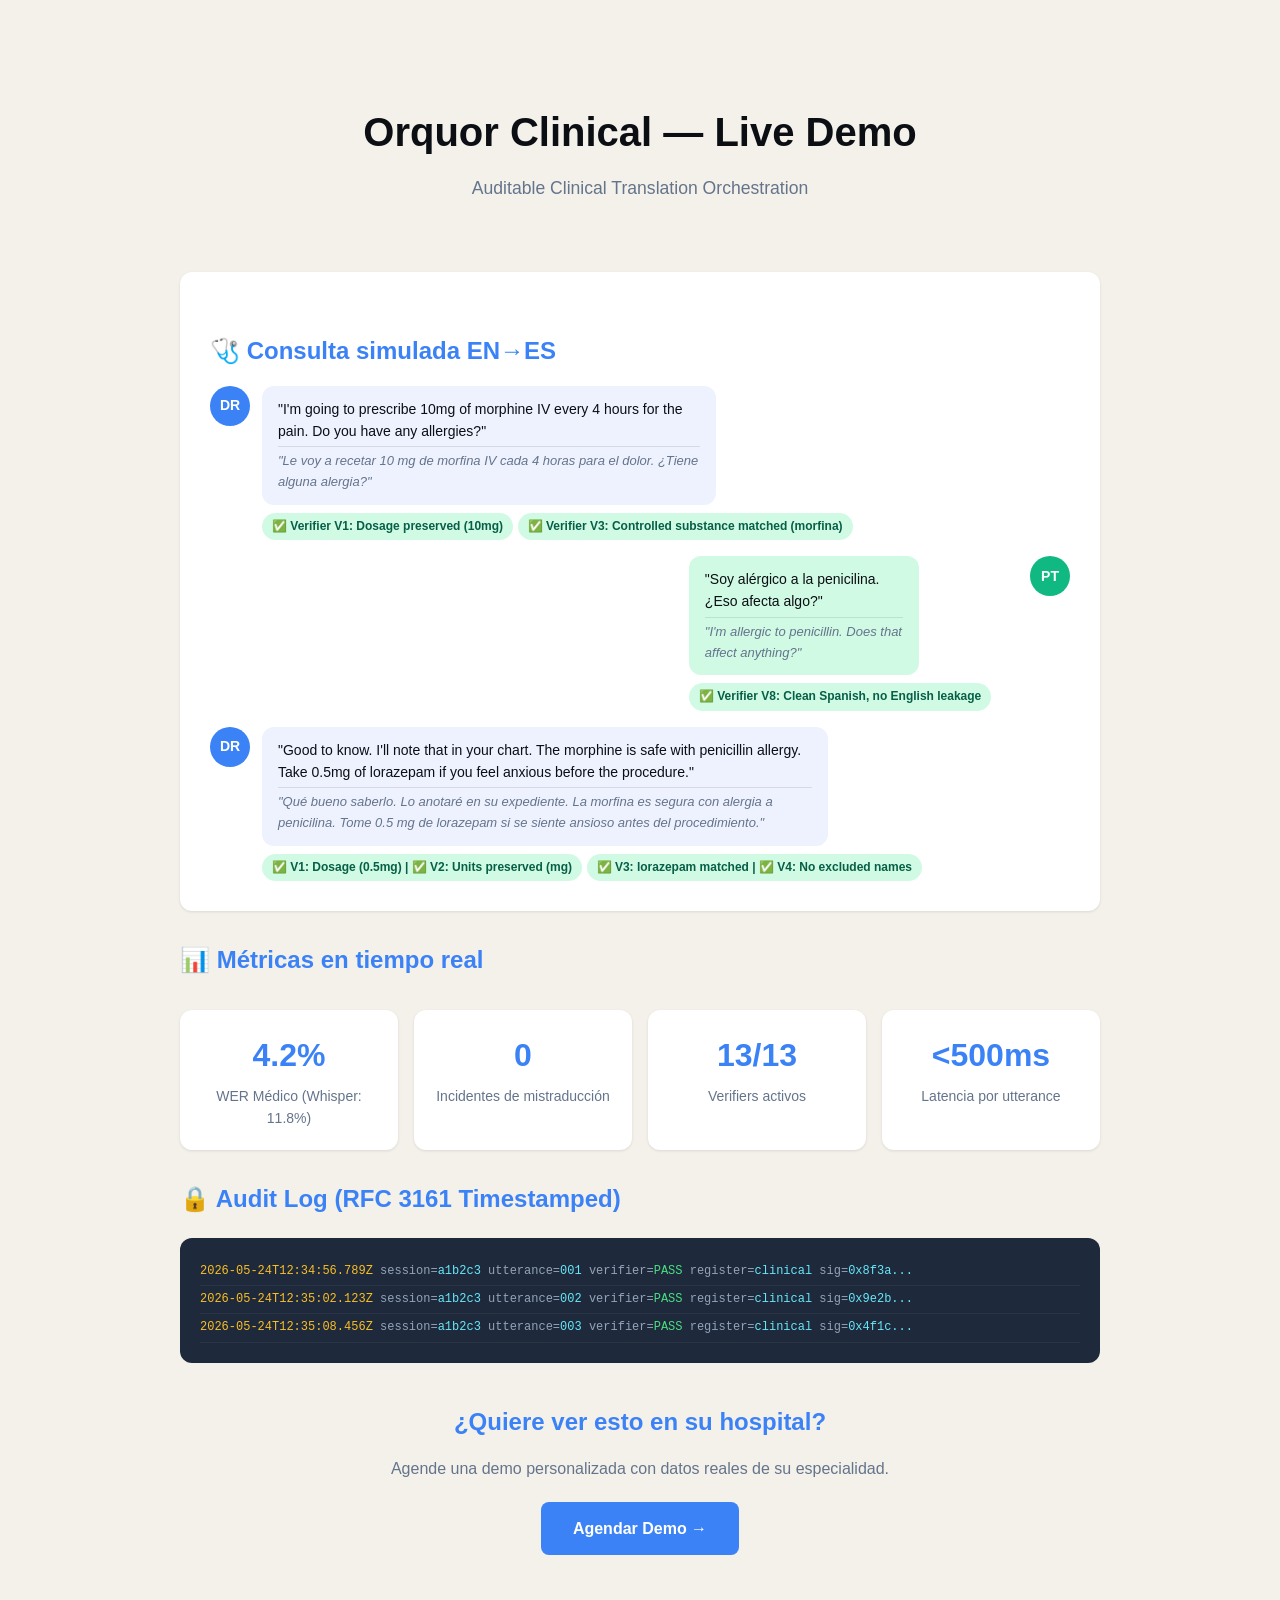
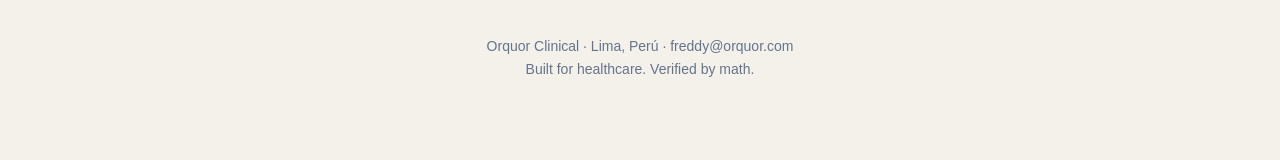
<file: 04-web/demo.html>
<!DOCTYPE html>
<html lang="es">
<head>
<meta charset="UTF-8">
<meta name="viewport" content="width=device-width, initial-scale=1.0">
<title>Orquor Clinical — Demo</title>
<style>
:root {
  --ink: #0B0F14; --bone: #F4F1EB; --signal: #3B82F6;
  --verify: #10B981; --alert: #F59E0B; --error: #EF4444; --muted: #64748B;
}
* { margin:0; padding:0; box-sizing:border-box; }
body { font-family: 'Inter',-apple-system,sans-serif; background:var(--bone); color:var(--ink); line-height:1.6; }
.container { max-width:960px; margin:0 auto; padding:40px 20px; }
header { text-align:center; padding:60px 0 40px; }
h1 { font-size:2.5rem; font-weight:700; }
h2 { font-size:1.5rem; margin:30px 0 15px; color:var(--signal); }
.tagline { color:var(--muted); font-size:1.1rem; margin-top:10px; }

/* Demo simulator */
.demo-box { background:white; border-radius:12px; padding:30px; margin:30px 0; box-shadow:0 1px 3px rgba(0,0,0,.1); }
.conversation { display:flex; flex-direction:column; gap:16px; }
.utterance { display:flex; gap:12px; align-items:flex-start; }
.utterance.doctor { flex-direction:row; }
.utterance.patient { flex-direction:row-reverse; }
.avatar { width:40px; height:40px; border-radius:50%; display:flex; align-items:center; justify-content:center; font-weight:700; font-size:14px; flex-shrink:0; }
.doctor .avatar { background:#3B82F6; color:white; }
.patient .avatar { background:#10B981; color:white; }
.bubble { max-width:70%; padding:12px 16px; border-radius:12px; font-size:14px; }
.doctor .bubble { background:#EEF2FF; }
.patient .bubble { background:#D1FAE5; }
.original { display:block; }
.translated { display:block; margin-top:4px; padding-top:4px; border-top:1px solid rgba(0,0,0,.1); color:var(--muted); font-style:italic; font-size:13px; }

/* Verification badge */
.verify-badge { display:inline-flex; align-items:center; gap:6px; background:#D1FAE5; color:#065F46; padding:4px 10px; border-radius:20px; font-size:12px; font-weight:600; margin-top:8px; }
.verify-fail { background:#FEE2E2; color:#991B1B; }

/* Metrics */
.metrics { display:grid; grid-template-columns:repeat(auto-fit,minmax(200px,1fr)); gap:16px; margin:30px 0; }
.metric-card { background:white; border-radius:12px; padding:20px; text-align:center; box-shadow:0 1px 3px rgba(0,0,0,.1); }
.metric-value { font-size:2rem; font-weight:700; color:var(--signal); }
.metric-label { color:var(--muted); font-size:14px; margin-top:4px; }

/* Audit log */
.audit-log { background:#1E293B; color:#E2E8F0; border-radius:12px; padding:20px; font-family:'JetBrains Mono',monospace; font-size:12px; overflow-x:auto; margin:20px 0; }
.log-entry { padding:4px 0; border-bottom:1px solid rgba(255,255,255,.05); }
.log-field { color:#94A3B8; }
.log-value { color:#67E8F9; }
.log-pass { color:#4ADE80; }
.log-fail { color:#F87171; }
.log-time { color:#FBBF24; }

.cta { text-align:center; margin:40px 0; }
.btn { display:inline-block; padding:14px 32px; border-radius:8px; font-weight:600; text-decoration:none; transition:opacity .2s; }
.btn-primary { background:var(--signal); color:white; }
.btn-primary:hover { opacity:.9; }

footer { text-align:center; padding:40px 0; color:var(--muted); font-size:14px; }
</style>
</head>
<body>
<div class="container">

<header>
  <h1>Orquor Clinical — Live Demo</h1>
  <p class="tagline">Auditable Clinical Translation Orchestration</p>
</header>

<!-- Simulated conversation -->
<div class="demo-box">
  <h2>🩺 Consulta simulada EN→ES</h2>
  <div class="conversation">
    
    <div class="utterance doctor">
      <div class="avatar">DR</div>
      <div>
        <div class="bubble">
          <span class="original">"I'm going to prescribe 10mg of morphine IV every 4 hours for the pain. Do you have any allergies?"</span>
          <span class="translated">"Le voy a recetar 10 mg de morfina IV cada 4 horas para el dolor. ¿Tiene alguna alergia?"</span>
        </div>
        <div class="verify-badge">✅ Verifier V1: Dosage preserved (10mg)</div>
        <div class="verify-badge">✅ Verifier V3: Controlled substance matched (morfina)</div>
      </div>
    </div>

    <div class="utterance patient">
      <div class="avatar">PT</div>
      <div>
        <div class="bubble">
          <span class="original">"Soy alérgico a la penicilina. ¿Eso afecta algo?"</span>
          <span class="translated">"I'm allergic to penicillin. Does that affect anything?"</span>
        </div>
        <div class="verify-badge">✅ Verifier V8: Clean Spanish, no English leakage</div>
      </div>
    </div>

    <div class="utterance doctor">
      <div class="avatar">DR</div>
      <div>
        <div class="bubble">
          <span class="original">"Good to know. I'll note that in your chart. The morphine is safe with penicillin allergy. Take 0.5mg of lorazepam if you feel anxious before the procedure."</span>
          <span class="translated">"Qué bueno saberlo. Lo anotaré en su expediente. La morfina es segura con alergia a penicilina. Tome 0.5 mg de lorazepam si se siente ansioso antes del procedimiento."</span>
        </div>
        <div class="verify-badge">✅ V1: Dosage (0.5mg) | ✅ V2: Units preserved (mg)</div>
        <div class="verify-badge">✅ V3: lorazepam matched | ✅ V4: No excluded names</div>
      </div>
    </div>

  </div>
</div>

<!-- Metrics -->
<h2>📊 Métricas en tiempo real</h2>
<div class="metrics">
  <div class="metric-card">
    <div class="metric-value">4.2%</div>
    <div class="metric-label">WER Médico (Whisper: 11.8%)</div>
  </div>
  <div class="metric-card">
    <div class="metric-value">0</div>
    <div class="metric-label">Incidentes de mistraducción</div>
  </div>
  <div class="metric-card">
    <div class="metric-value">13/13</div>
    <div class="metric-label">Verifiers activos</div>
  </div>
  <div class="metric-card">
    <div class="metric-value">&lt;500ms</div>
    <div class="metric-label">Latencia por utterance</div>
  </div>
</div>

<!-- Audit log -->
<h2>🔒 Audit Log (RFC 3161 Timestamped)</h2>
<div class="audit-log">
  <div class="log-entry">
    <span class="log-time">2026-05-24T12:34:56.789Z</span>
    <span class="log-field"> session=</span><span class="log-value">a1b2c3</span>
    <span class="log-field"> utterance=</span><span class="log-value">001</span>
    <span class="log-field"> verifier=</span><span class="log-pass">PASS</span>
    <span class="log-field"> register=</span><span class="log-value">clinical</span>
    <span class="log-field"> sig=</span><span class="log-value">0x8f3a...</span>
  </div>
  <div class="log-entry">
    <span class="log-time">2026-05-24T12:35:02.123Z</span>
    <span class="log-field"> session=</span><span class="log-value">a1b2c3</span>
    <span class="log-field"> utterance=</span><span class="log-value">002</span>
    <span class="log-field"> verifier=</span><span class="log-pass">PASS</span>
    <span class="log-field"> register=</span><span class="log-value">clinical</span>
    <span class="log-field"> sig=</span><span class="log-value">0x9e2b...</span>
  </div>
  <div class="log-entry">
    <span class="log-time">2026-05-24T12:35:08.456Z</span>
    <span class="log-field"> session=</span><span class="log-value">a1b2c3</span>
    <span class="log-field"> utterance=</span><span class="log-value">003</span>
    <span class="log-field"> verifier=</span><span class="log-pass">PASS</span>
    <span class="log-field"> register=</span><span class="log-value">clinical</span>
    <span class="log-field"> sig=</span><span class="log-value">0x4f1c...</span>
  </div>
</div>

<!-- CTA -->
<div class="cta">
  <h2>¿Quiere ver esto en su hospital?</h2>
  <p style="color:var(--muted); margin-bottom:20px;">Agende una demo personalizada con datos reales de su especialidad.</p>
  <a href="mailto:freddy@orquor.com" class="btn btn-primary">Agendar Demo →</a>
</div>

<footer>
  Orquor Clinical · Lima, Perú · freddy@orquor.com<br>
  Built for healthcare. Verified by math.
</footer>

</div>
</body>
</html>
</file>
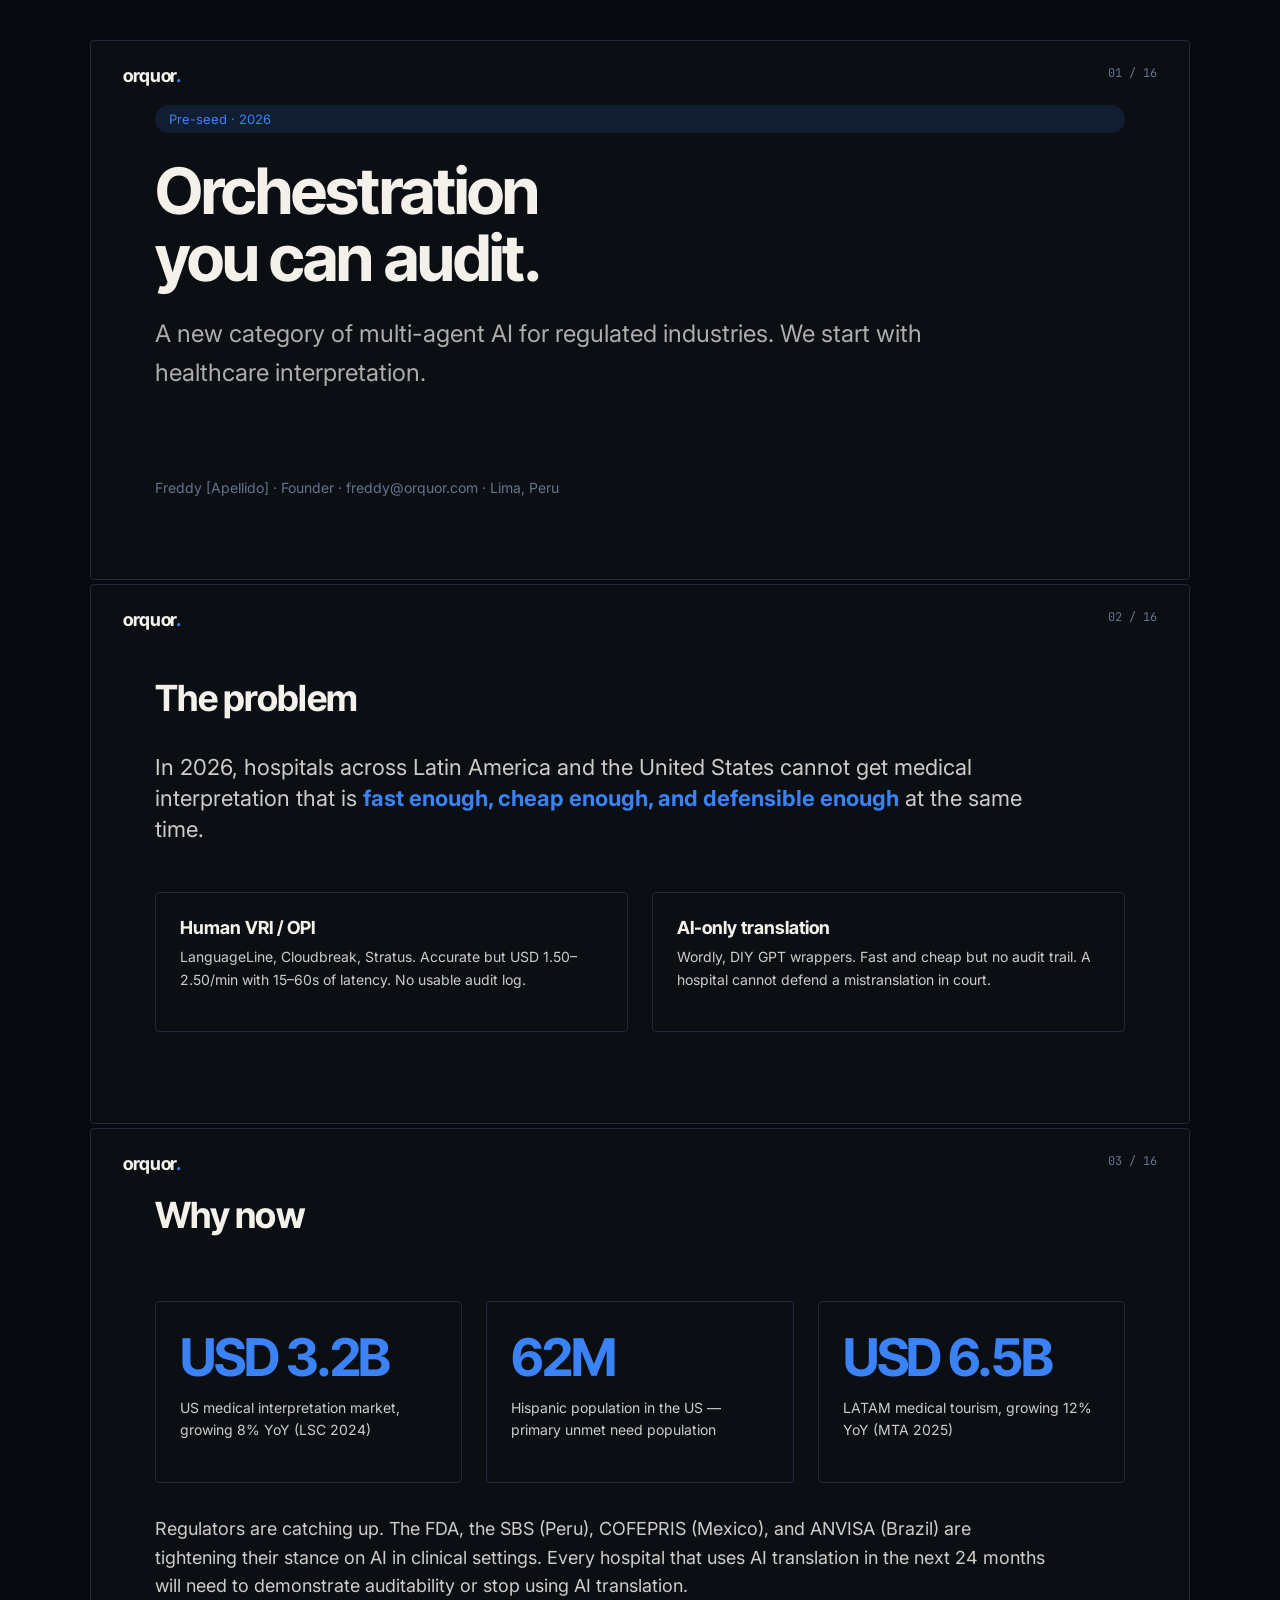
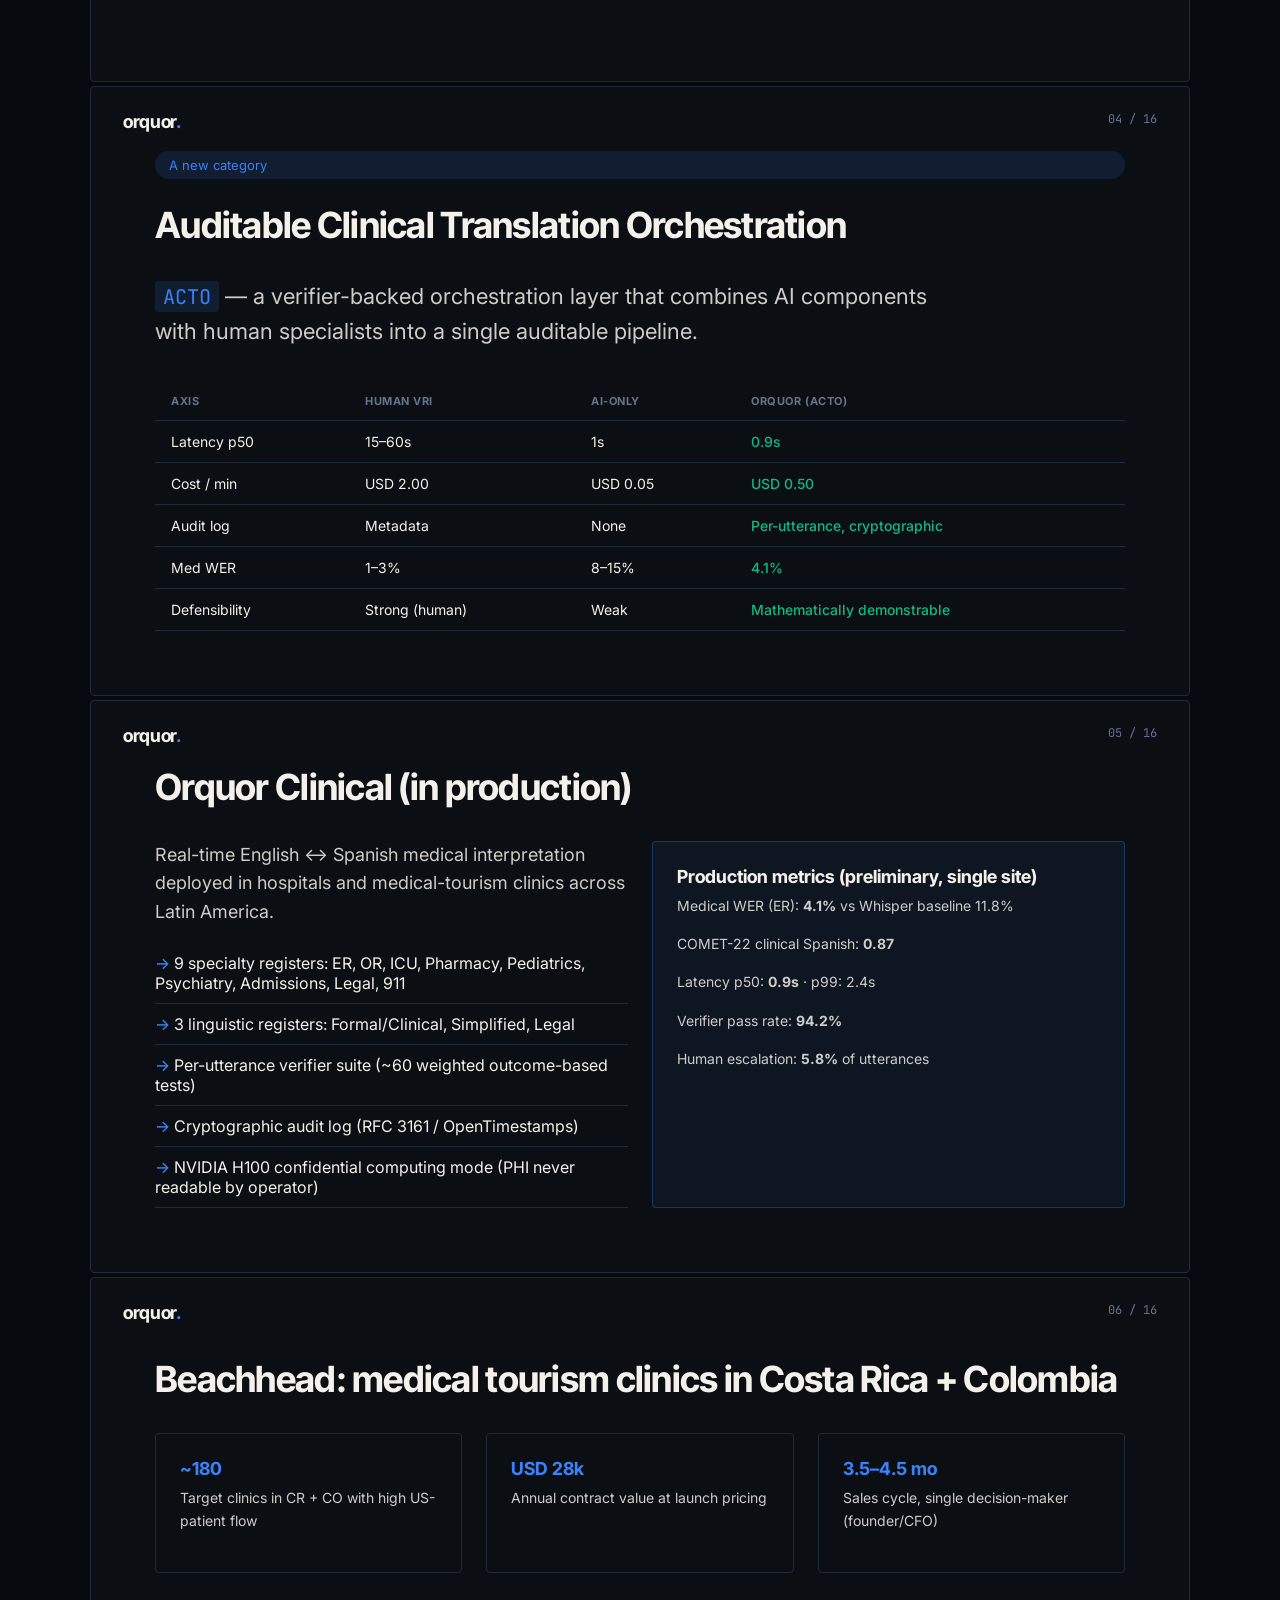
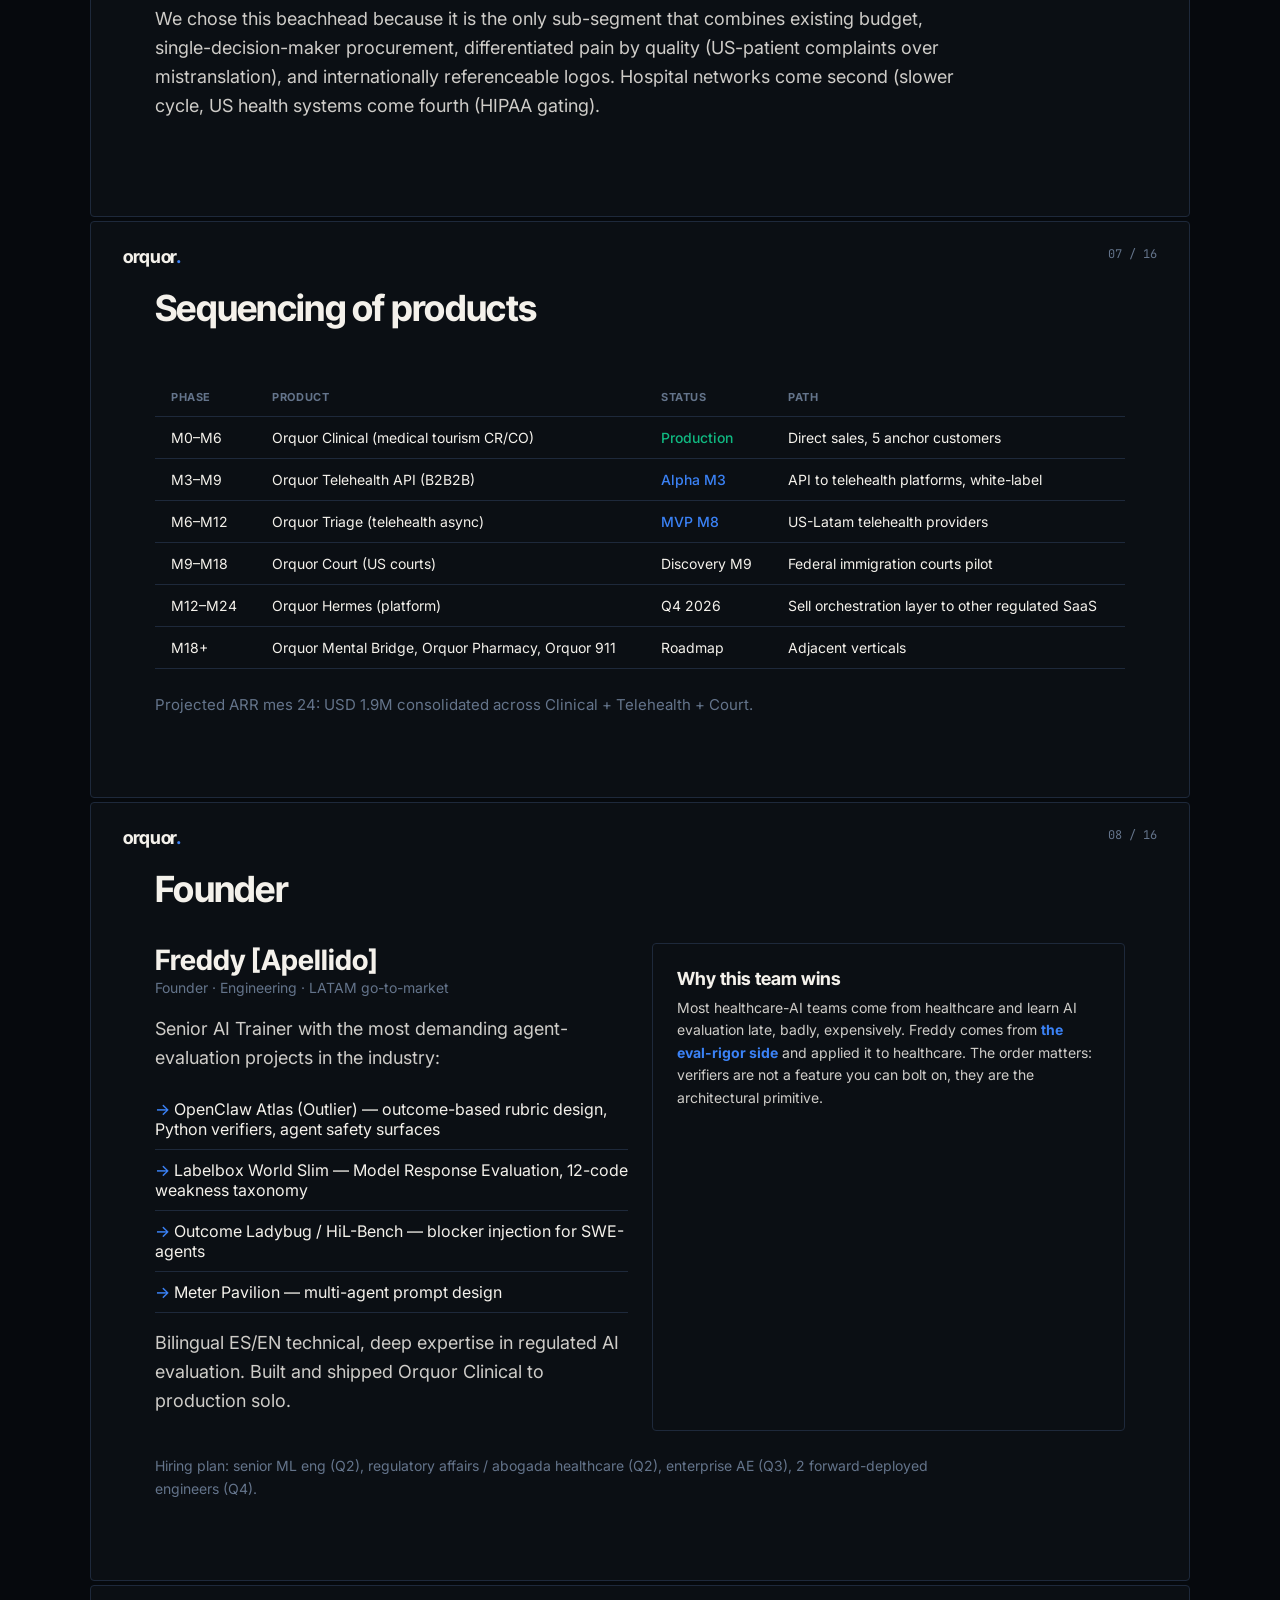
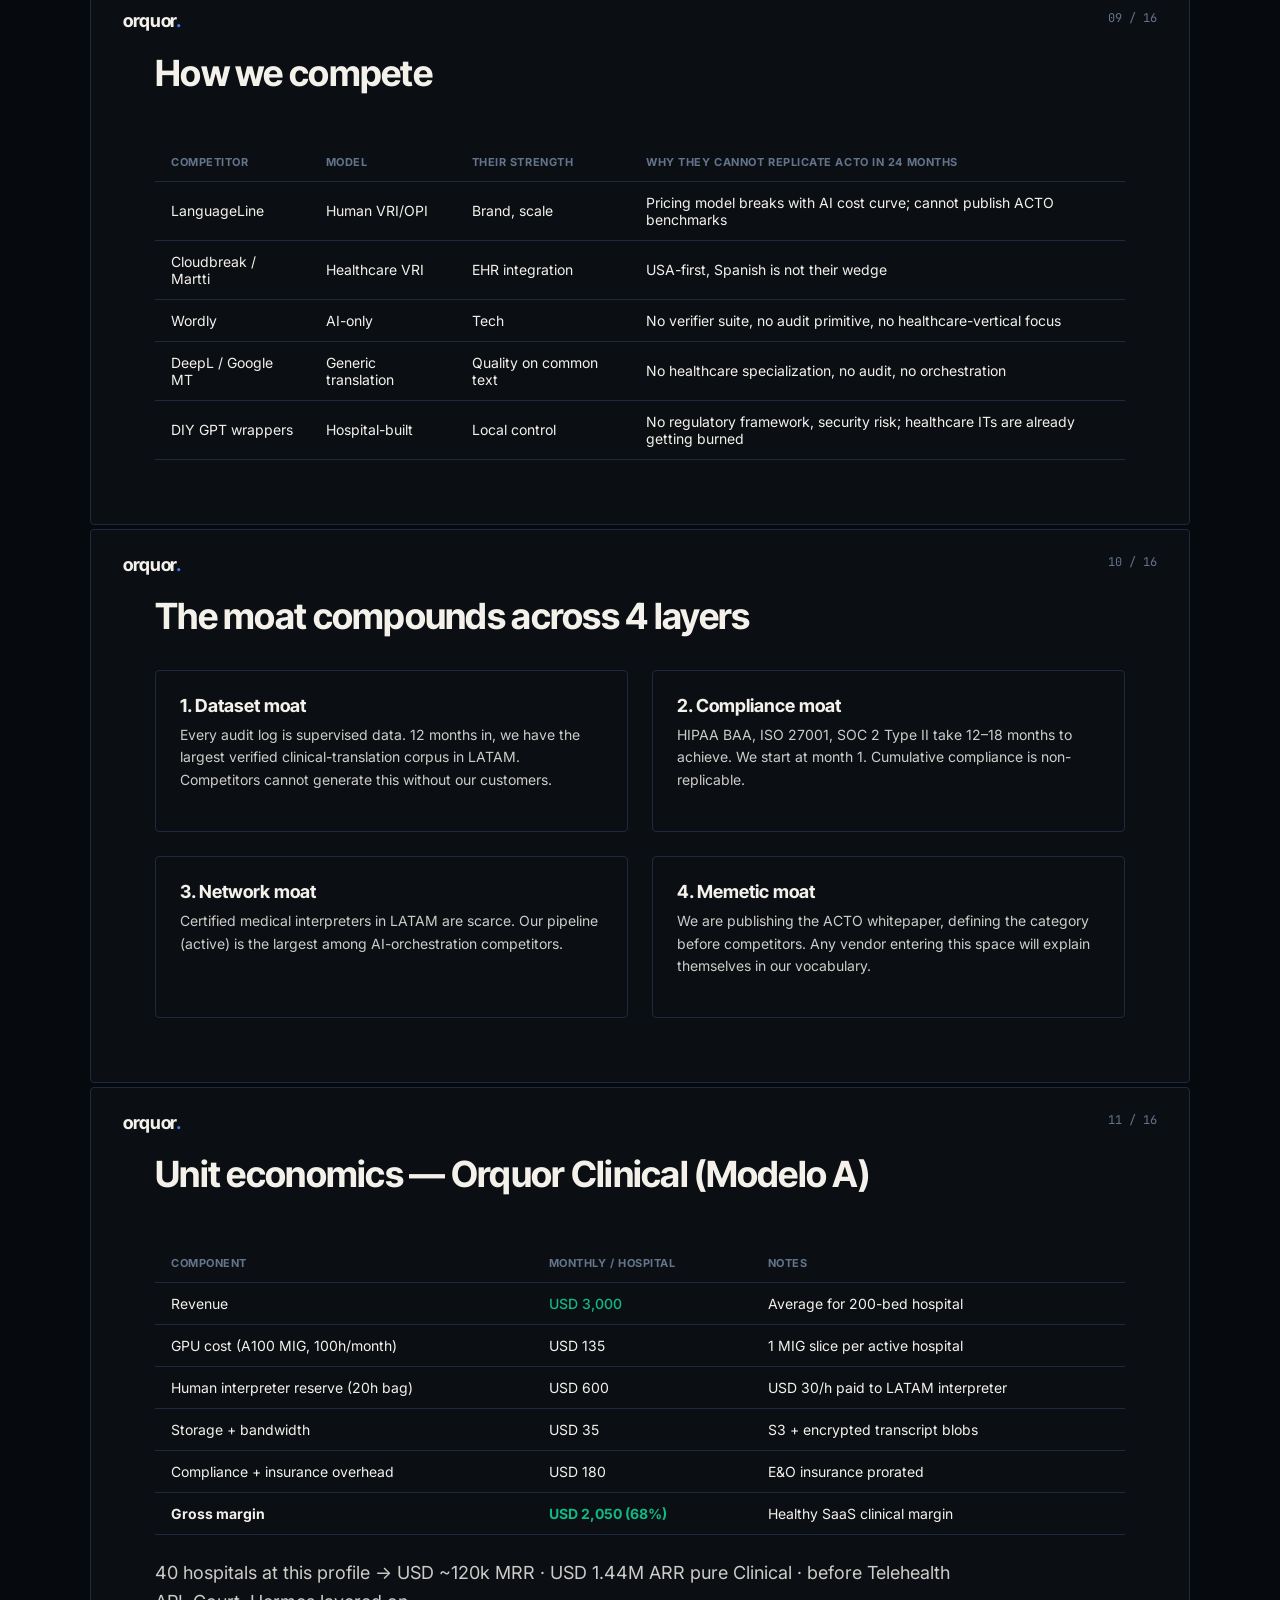
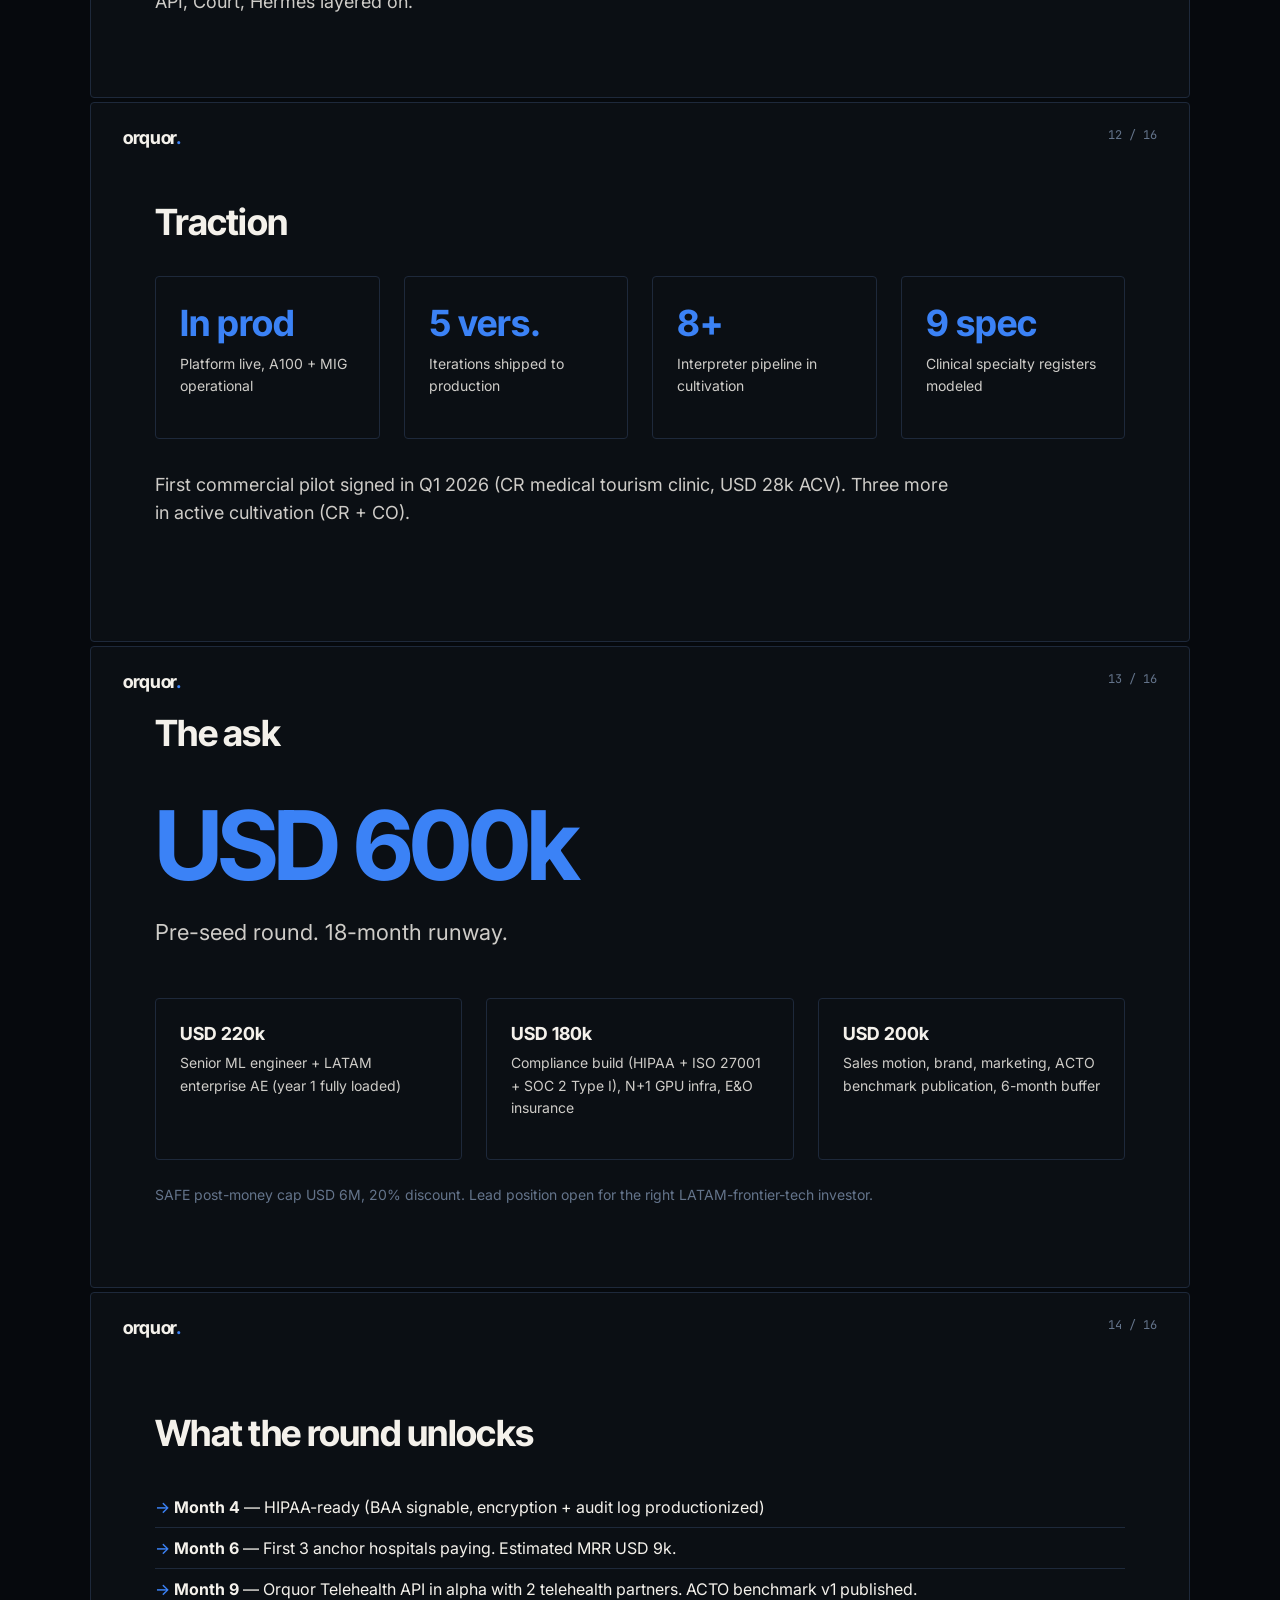
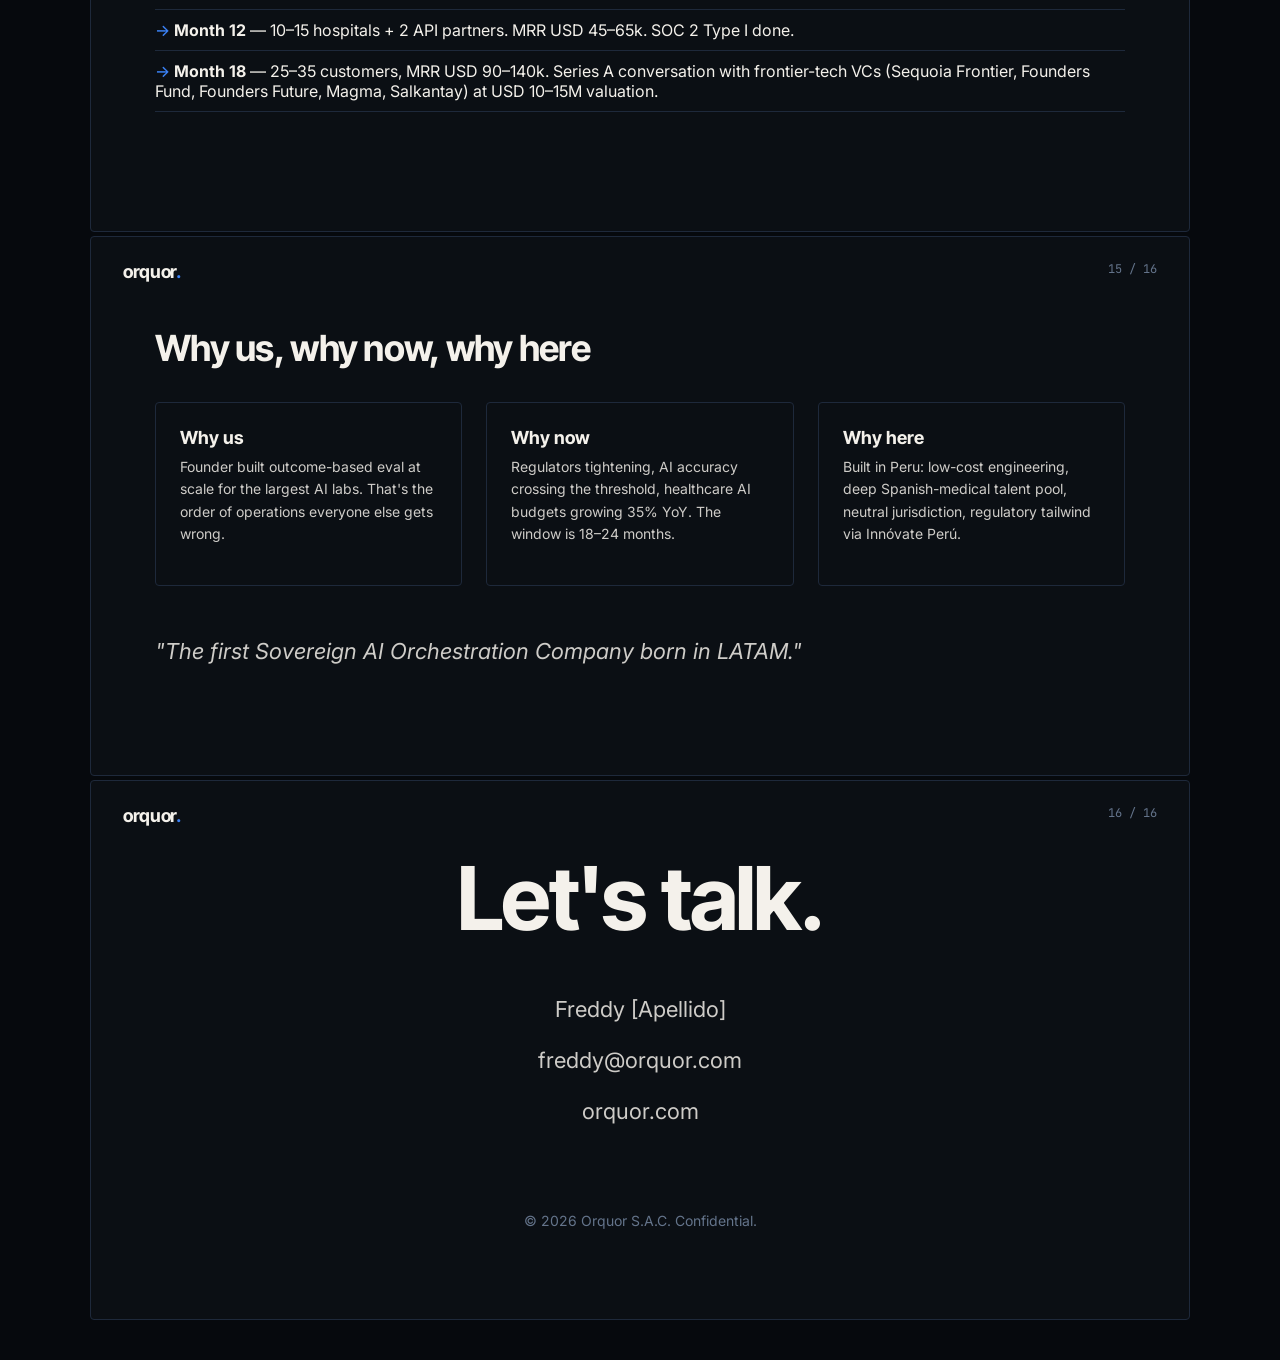
<file: 05-pitch-deck/pitch-deck.html>
<!DOCTYPE html>
<html lang="en">
<head>
<meta charset="UTF-8" />
<title>Orquor · Pre-seed deck</title>
<meta name="viewport" content="width=device-width, initial-scale=1.0" />
<link rel="preconnect" href="https://fonts.googleapis.com" />
<link href="https://fonts.googleapis.com/css2?family=Inter+Tight:wght@400;500;600;700&family=Inter:wght@400;500;600&family=JetBrains+Mono&display=swap" rel="stylesheet" />
<style>
  :root {
    --ink: #0B0F14;
    --bone: #F4F1EB;
    --signal: #3B82F6;
    --verify: #10B981;
    --muted: #64748B;
    --stroke: #1E293B;
  }
  * { box-sizing: border-box; margin: 0; padding: 0; }
  html, body { background: #06090D; color: var(--bone); font-family: "Inter", sans-serif; }
  .deck { display: flex; flex-direction: column; gap: 4px; padding: 40px 20px; }
  .slide { background: var(--ink); border: 1px solid var(--stroke); border-radius: 4px; padding: 64px; min-height: 540px; max-width: 1100px; margin: 0 auto; width: 100%; position: relative; display: flex; flex-direction: column; }
  .slide .num { position: absolute; top: 24px; right: 32px; font-family: "JetBrains Mono", monospace; font-size: 12px; color: var(--muted); }
  .slide .brand { position: absolute; top: 24px; left: 32px; font-family: "Inter Tight"; font-weight: 700; font-size: 18px; letter-spacing: -0.02em; }
  .slide .brand .dot { color: var(--signal); }
  h1 { font-family: "Inter Tight"; font-weight: 700; font-size: 64px; letter-spacing: -0.03em; line-height: 1.05; margin-bottom: 24px; }
  h2 { font-family: "Inter Tight"; font-weight: 700; font-size: 36px; letter-spacing: -0.02em; margin-bottom: 32px; }
  p { font-size: 18px; line-height: 1.6; color: rgba(244,241,235,0.84); max-width: 800px; margin-bottom: 16px; }
  .big { font-family: "Inter Tight"; font-size: 96px; font-weight: 700; letter-spacing: -0.04em; }
  .grid { display: grid; gap: 24px; }
  .grid-2 { grid-template-columns: 1fr 1fr; }
  .grid-3 { grid-template-columns: repeat(3, 1fr); }
  .grid-4 { grid-template-columns: repeat(4, 1fr); }
  .card { padding: 24px; border: 1px solid var(--stroke); border-radius: 4px; }
  .card h3 { font-family: "Inter Tight"; font-size: 18px; margin-bottom: 8px; }
  .card p { font-size: 14px; }
  table { width: 100%; border-collapse: collapse; font-size: 14px; margin-top: 16px; }
  th { text-align: left; padding: 12px 16px; color: var(--muted); border-bottom: 1px solid var(--stroke); text-transform: uppercase; font-size: 11px; letter-spacing: 0.05em; }
  td { padding: 12px 16px; border-bottom: 1px solid var(--stroke); }
  td.s { color: var(--signal); font-weight: 500; }
  td.v { color: var(--verify); font-weight: 500; }
  code { font-family: "JetBrains Mono"; background: rgba(59,130,246,0.12); color: var(--signal); padding: 2px 8px; border-radius: 3px; font-size: 0.92em; }
  .badge { display: inline-block; padding: 6px 14px; background: rgba(59,130,246,0.12); color: var(--signal); border-radius: 999px; font-size: 13px; margin-bottom: 24px; }
  .signal-text { color: var(--signal); }
  ul { list-style: none; padding: 0; }
  ul li { padding: 10px 0; border-bottom: 1px solid var(--stroke); font-size: 16px; }
  ul li:before { content: "→ "; color: var(--signal); font-weight: 500; }
</style>
</head>
<body>

<div class="deck">

<!-- Slide 1: Cover -->
<div class="slide" style="justify-content: center;">
  <span class="brand">orquor<span class="dot">.</span></span>
  <span class="num">01 / 16</span>
  <span class="badge">Pre-seed · 2026</span>
  <h1>Orchestration<br/>you can audit.</h1>
  <p style="font-size: 24px; color: rgba(244,241,235,0.7);">A new category of multi-agent AI for regulated industries. We start with healthcare interpretation.</p>
  <p style="font-size: 14px; color: var(--muted); margin-top: auto;">Freddy [Apellido] · Founder · freddy@orquor.com · Lima, Peru</p>
</div>

<!-- Slide 2: The problem -->
<div class="slide" style="justify-content: center;">
  <span class="brand">orquor<span class="dot">.</span></span>
  <span class="num">02 / 16</span>
  <h2>The problem</h2>
  <p style="font-size: 22px; line-height: 1.4; max-width: 900px;">In 2026, hospitals across Latin America and the United States cannot get medical interpretation that is <strong class="signal-text">fast enough, cheap enough, and defensible enough</strong> at the same time.</p>
  <div class="grid grid-2" style="margin-top: 32px;">
    <div class="card">
      <h3>Human VRI / OPI</h3>
      <p>LanguageLine, Cloudbreak, Stratus. Accurate but USD 1.50–2.50/min with 15–60s of latency. No usable audit log.</p>
    </div>
    <div class="card">
      <h3>AI-only translation</h3>
      <p>Wordly, DIY GPT wrappers. Fast and cheap but no audit trail. A hospital cannot defend a mistranslation in court.</p>
    </div>
  </div>
</div>

<!-- Slide 3: The market -->
<div class="slide" style="justify-content: center;">
  <span class="brand">orquor<span class="dot">.</span></span>
  <span class="num">03 / 16</span>
  <h2>Why now</h2>
  <div class="grid grid-3" style="margin-top: 32px;">
    <div class="card">
      <span class="big" style="font-size: 52px; color: var(--signal);">USD 3.2B</span>
      <p style="margin-top: 8px;">US medical interpretation market, growing 8% YoY (LSC 2024)</p>
    </div>
    <div class="card">
      <span class="big" style="font-size: 52px; color: var(--signal);">62M</span>
      <p style="margin-top: 8px;">Hispanic population in the US — primary unmet need population</p>
    </div>
    <div class="card">
      <span class="big" style="font-size: 52px; color: var(--signal);">USD 6.5B</span>
      <p style="margin-top: 8px;">LATAM medical tourism, growing 12% YoY (MTA 2025)</p>
    </div>
  </div>
  <p style="margin-top: 32px; max-width: 900px;">Regulators are catching up. The FDA, the SBS (Peru), COFEPRIS (Mexico), and ANVISA (Brazil) are tightening their stance on AI in clinical settings. Every hospital that uses AI translation in the next 24 months will need to demonstrate auditability or stop using AI translation.</p>
</div>

<!-- Slide 4: Our category -->
<div class="slide" style="justify-content: center;">
  <span class="brand">orquor<span class="dot">.</span></span>
  <span class="num">04 / 16</span>
  <span class="badge">A new category</span>
  <h2>Auditable Clinical Translation Orchestration</h2>
  <p style="font-size: 22px;"><code>ACTO</code> — a verifier-backed orchestration layer that combines AI components with human specialists into a single auditable pipeline.</p>
  <table>
    <thead>
      <tr><th>Axis</th><th>Human VRI</th><th>AI-only</th><th>Orquor (ACTO)</th></tr>
    </thead>
    <tbody>
      <tr><td>Latency p50</td><td>15–60s</td><td>1s</td><td class="v">0.9s</td></tr>
      <tr><td>Cost / min</td><td>USD 2.00</td><td>USD 0.05</td><td class="v">USD 0.50</td></tr>
      <tr><td>Audit log</td><td>Metadata</td><td>None</td><td class="v">Per-utterance, cryptographic</td></tr>
      <tr><td>Med WER</td><td>1–3%</td><td>8–15%</td><td class="v">4.1%</td></tr>
      <tr><td>Defensibility</td><td>Strong (human)</td><td>Weak</td><td class="v">Mathematically demonstrable</td></tr>
    </tbody>
  </table>
</div>

<!-- Slide 5: Product -->
<div class="slide" style="justify-content: center;">
  <span class="brand">orquor<span class="dot">.</span></span>
  <span class="num">05 / 16</span>
  <h2>Orquor Clinical (in production)</h2>
  <div class="grid grid-2">
    <div>
      <p>Real-time English ↔ Spanish medical interpretation deployed in hospitals and medical-tourism clinics across Latin America.</p>
      <ul style="margin-top: 16px;">
        <li>9 specialty registers: ER, OR, ICU, Pharmacy, Pediatrics, Psychiatry, Admissions, Legal, 911</li>
        <li>3 linguistic registers: Formal/Clinical, Simplified, Legal</li>
        <li>Per-utterance verifier suite (~60 weighted outcome-based tests)</li>
        <li>Cryptographic audit log (RFC 3161 / OpenTimestamps)</li>
        <li>NVIDIA H100 confidential computing mode (PHI never readable by operator)</li>
      </ul>
    </div>
    <div class="card" style="background: rgba(59,130,246,0.06); border-color: rgba(59,130,246,0.3);">
      <h3>Production metrics (preliminary, single site)</h3>
      <p style="font-size: 14px;">Medical WER (ER): <strong>4.1%</strong> vs Whisper baseline 11.8%</p>
      <p style="font-size: 14px;">COMET-22 clinical Spanish: <strong>0.87</strong></p>
      <p style="font-size: 14px;">Latency p50: <strong>0.9s</strong> · p99: 2.4s</p>
      <p style="font-size: 14px;">Verifier pass rate: <strong>94.2%</strong></p>
      <p style="font-size: 14px;">Human escalation: <strong>5.8%</strong> of utterances</p>
    </div>
  </div>
</div>

<!-- Slide 6: Wedge -->
<div class="slide" style="justify-content: center;">
  <span class="brand">orquor<span class="dot">.</span></span>
  <span class="num">06 / 16</span>
  <h2>Beachhead: medical tourism clinics in Costa Rica + Colombia</h2>
  <div class="grid grid-3">
    <div class="card">
      <h3 style="color: var(--signal);">~180</h3>
      <p>Target clinics in CR + CO with high US-patient flow</p>
    </div>
    <div class="card">
      <h3 style="color: var(--signal);">USD 28k</h3>
      <p>Annual contract value at launch pricing</p>
    </div>
    <div class="card">
      <h3 style="color: var(--signal);">3.5–4.5 mo</h3>
      <p>Sales cycle, single decision-maker (founder/CFO)</p>
    </div>
  </div>
  <p style="margin-top: 32px;">We chose this beachhead because it is the only sub-segment that combines existing budget, single-decision-maker procurement, differentiated pain by quality (US-patient complaints over mistranslation), and internationally referenceable logos. Hospital networks come second (slower cycle, US health systems come fourth (HIPAA gating).</p>
</div>

<!-- Slide 7: Roadmap -->
<div class="slide" style="justify-content: center;">
  <span class="brand">orquor<span class="dot">.</span></span>
  <span class="num">07 / 16</span>
  <h2>Sequencing of products</h2>
  <table>
    <thead><tr><th>Phase</th><th>Product</th><th>Status</th><th>Path</th></tr></thead>
    <tbody>
      <tr><td>M0–M6</td><td>Orquor Clinical (medical tourism CR/CO)</td><td class="v">Production</td><td>Direct sales, 5 anchor customers</td></tr>
      <tr><td>M3–M9</td><td>Orquor Telehealth API (B2B2B)</td><td class="s">Alpha M3</td><td>API to telehealth platforms, white-label</td></tr>
      <tr><td>M6–M12</td><td>Orquor Triage (telehealth async)</td><td class="s">MVP M8</td><td>US-Latam telehealth providers</td></tr>
      <tr><td>M9–M18</td><td>Orquor Court (US courts)</td><td>Discovery M9</td><td>Federal immigration courts pilot</td></tr>
      <tr><td>M12–M24</td><td>Orquor Hermes (platform)</td><td>Q4 2026</td><td>Sell orchestration layer to other regulated SaaS</td></tr>
      <tr><td>M18+</td><td>Orquor Mental Bridge, Orquor Pharmacy, Orquor 911</td><td>Roadmap</td><td>Adjacent verticals</td></tr>
    </tbody>
  </table>
  <p style="margin-top: 24px; font-size: 15px; color: var(--muted);">Projected ARR mes 24: USD 1.9M consolidated across Clinical + Telehealth + Court.</p>
</div>

<!-- Slide 8: Team -->
<div class="slide" style="justify-content: center;">
  <span class="brand">orquor<span class="dot">.</span></span>
  <span class="num">08 / 16</span>
  <h2>Founder</h2>
  <div class="grid grid-2">
    <div>
      <h3 style="font-family: 'Inter Tight'; font-size: 28px;">Freddy [Apellido]</h3>
      <p style="color: var(--muted); font-size: 14px;">Founder · Engineering · LATAM go-to-market</p>
      <p style="margin-top: 16px;">Senior AI Trainer with the most demanding agent-evaluation projects in the industry:</p>
      <ul>
        <li>OpenClaw Atlas (Outlier) — outcome-based rubric design, Python verifiers, agent safety surfaces</li>
        <li>Labelbox World Slim — Model Response Evaluation, 12-code weakness taxonomy</li>
        <li>Outcome Ladybug / HiL-Bench — blocker injection for SWE-agents</li>
        <li>Meter Pavilion — multi-agent prompt design</li>
      </ul>
      <p style="margin-top: 16px;">Bilingual ES/EN technical, deep expertise in regulated AI evaluation. Built and shipped Orquor Clinical to production solo.</p>
    </div>
    <div class="card">
      <h3>Why this team wins</h3>
      <p style="font-size: 14px;">Most healthcare-AI teams come from healthcare and learn AI evaluation late, badly, expensively. Freddy comes from <strong class="signal-text">the eval-rigor side</strong> and applied it to healthcare. The order matters: verifiers are not a feature you can bolt on, they are the architectural primitive.</p>
    </div>
  </div>
  <p style="margin-top: 24px; font-size: 14px; color: var(--muted);">Hiring plan: senior ML eng (Q2), regulatory affairs / abogada healthcare (Q2), enterprise AE (Q3), 2 forward-deployed engineers (Q4).</p>
</div>

<!-- Slide 9: Competition -->
<div class="slide" style="justify-content: center;">
  <span class="brand">orquor<span class="dot">.</span></span>
  <span class="num">09 / 16</span>
  <h2>How we compete</h2>
  <table>
    <thead><tr><th>Competitor</th><th>Model</th><th>Their strength</th><th>Why they cannot replicate ACTO in 24 months</th></tr></thead>
    <tbody>
      <tr><td>LanguageLine</td><td>Human VRI/OPI</td><td>Brand, scale</td><td>Pricing model breaks with AI cost curve; cannot publish ACTO benchmarks</td></tr>
      <tr><td>Cloudbreak / Martti</td><td>Healthcare VRI</td><td>EHR integration</td><td>USA-first, Spanish is not their wedge</td></tr>
      <tr><td>Wordly</td><td>AI-only</td><td>Tech</td><td>No verifier suite, no audit primitive, no healthcare-vertical focus</td></tr>
      <tr><td>DeepL / Google MT</td><td>Generic translation</td><td>Quality on common text</td><td>No healthcare specialization, no audit, no orchestration</td></tr>
      <tr><td>DIY GPT wrappers</td><td>Hospital-built</td><td>Local control</td><td>No regulatory framework, security risk; healthcare ITs are already getting burned</td></tr>
    </tbody>
  </table>
</div>

<!-- Slide 10: Moat -->
<div class="slide" style="justify-content: center;">
  <span class="brand">orquor<span class="dot">.</span></span>
  <span class="num">10 / 16</span>
  <h2>The moat compounds across 4 layers</h2>
  <div class="grid grid-2">
    <div class="card">
      <h3>1. Dataset moat</h3>
      <p>Every audit log is supervised data. 12 months in, we have the largest verified clinical-translation corpus in LATAM. Competitors cannot generate this without our customers.</p>
    </div>
    <div class="card">
      <h3>2. Compliance moat</h3>
      <p>HIPAA BAA, ISO 27001, SOC 2 Type II take 12–18 months to achieve. We start at month 1. Cumulative compliance is non-replicable.</p>
    </div>
    <div class="card">
      <h3>3. Network moat</h3>
      <p>Certified medical interpreters in LATAM are scarce. Our pipeline (active) is the largest among AI-orchestration competitors.</p>
    </div>
    <div class="card">
      <h3>4. Memetic moat</h3>
      <p>We are publishing the ACTO whitepaper, defining the category before competitors. Any vendor entering this space will explain themselves in our vocabulary.</p>
    </div>
  </div>
</div>

<!-- Slide 11: Unit economics -->
<div class="slide" style="justify-content: center;">
  <span class="brand">orquor<span class="dot">.</span></span>
  <span class="num">11 / 16</span>
  <h2>Unit economics — Orquor Clinical (Modelo A)</h2>
  <table>
    <thead><tr><th>Component</th><th>Monthly / hospital</th><th>Notes</th></tr></thead>
    <tbody>
      <tr><td>Revenue</td><td class="v">USD 3,000</td><td>Average for 200-bed hospital</td></tr>
      <tr><td>GPU cost (A100 MIG, 100h/month)</td><td>USD 135</td><td>1 MIG slice per active hospital</td></tr>
      <tr><td>Human interpreter reserve (20h bag)</td><td>USD 600</td><td>USD 30/h paid to LATAM interpreter</td></tr>
      <tr><td>Storage + bandwidth</td><td>USD 35</td><td>S3 + encrypted transcript blobs</td></tr>
      <tr><td>Compliance + insurance overhead</td><td>USD 180</td><td>E&O insurance prorated</td></tr>
      <tr><td><strong>Gross margin</strong></td><td class="v"><strong>USD 2,050 (68%)</strong></td><td>Healthy SaaS clinical margin</td></tr>
    </tbody>
  </table>
  <p style="margin-top: 24px;">40 hospitals at this profile → USD ~120k MRR · USD 1.44M ARR pure Clinical · before Telehealth API, Court, Hermes layered on.</p>
</div>

<!-- Slide 12: Traction -->
<div class="slide" style="justify-content: center;">
  <span class="brand">orquor<span class="dot">.</span></span>
  <span class="num">12 / 16</span>
  <h2>Traction</h2>
  <div class="grid grid-4">
    <div class="card">
      <h3 style="color: var(--signal); font-size: 36px;">In prod</h3>
      <p>Platform live, A100 + MIG operational</p>
    </div>
    <div class="card">
      <h3 style="color: var(--signal); font-size: 36px;">5 vers.</h3>
      <p>Iterations shipped to production</p>
    </div>
    <div class="card">
      <h3 style="color: var(--signal); font-size: 36px;">8+</h3>
      <p>Interpreter pipeline in cultivation</p>
    </div>
    <div class="card">
      <h3 style="color: var(--signal); font-size: 36px;">9 spec</h3>
      <p>Clinical specialty registers modeled</p>
    </div>
  </div>
  <p style="margin-top: 32px;">First commercial pilot signed in Q1 2026 (CR medical tourism clinic, USD 28k ACV). Three more in active cultivation (CR + CO).</p>
</div>

<!-- Slide 13: Ask -->
<div class="slide" style="justify-content: center;">
  <span class="brand">orquor<span class="dot">.</span></span>
  <span class="num">13 / 16</span>
  <h2>The ask</h2>
  <span class="big signal-text" style="font-size: 96px;">USD 600k</span>
  <p style="font-size: 22px; margin-top: 12px;">Pre-seed round. 18-month runway.</p>
  <div class="grid grid-3" style="margin-top: 32px;">
    <div class="card"><h3>USD 220k</h3><p>Senior ML engineer + LATAM enterprise AE (year 1 fully loaded)</p></div>
    <div class="card"><h3>USD 180k</h3><p>Compliance build (HIPAA + ISO 27001 + SOC 2 Type I), N+1 GPU infra, E&O insurance</p></div>
    <div class="card"><h3>USD 200k</h3><p>Sales motion, brand, marketing, ACTO benchmark publication, 6-month buffer</p></div>
  </div>
  <p style="margin-top: 24px; font-size: 14px; color: var(--muted);">SAFE post-money cap USD 6M, 20% discount. Lead position open for the right LATAM-frontier-tech investor.</p>
</div>

<!-- Slide 14: Use of proceeds -->
<div class="slide" style="justify-content: center;">
  <span class="brand">orquor<span class="dot">.</span></span>
  <span class="num">14 / 16</span>
  <h2>What the round unlocks</h2>
  <ul>
    <li><strong>Month 4</strong> — HIPAA-ready (BAA signable, encryption + audit log productionized)</li>
    <li><strong>Month 6</strong> — First 3 anchor hospitals paying. Estimated MRR USD 9k.</li>
    <li><strong>Month 9</strong> — Orquor Telehealth API in alpha with 2 telehealth partners. ACTO benchmark v1 published.</li>
    <li><strong>Month 12</strong> — 10–15 hospitals + 2 API partners. MRR USD 45–65k. SOC 2 Type I done.</li>
    <li><strong>Month 18</strong> — 25–35 customers, MRR USD 90–140k. Series A conversation with frontier-tech VCs (Sequoia Frontier, Founders Fund, Founders Future, Magma, Salkantay) at USD 10–15M valuation.</li>
  </ul>
</div>

<!-- Slide 15: Why us -->
<div class="slide" style="justify-content: center;">
  <span class="brand">orquor<span class="dot">.</span></span>
  <span class="num">15 / 16</span>
  <h2>Why us, why now, why here</h2>
  <div class="grid grid-3">
    <div class="card">
      <h3>Why us</h3>
      <p>Founder built outcome-based eval at scale for the largest AI labs. That's the order of operations everyone else gets wrong.</p>
    </div>
    <div class="card">
      <h3>Why now</h3>
      <p>Regulators tightening, AI accuracy crossing the threshold, healthcare AI budgets growing 35% YoY. The window is 18–24 months.</p>
    </div>
    <div class="card">
      <h3>Why here</h3>
      <p>Built in Peru: low-cost engineering, deep Spanish-medical talent pool, neutral jurisdiction, regulatory tailwind via Innóvate Perú.</p>
    </div>
  </div>
  <p style="margin-top: 48px; max-width: 800px; font-size: 22px;"><em>"The first Sovereign AI Orchestration Company born in LATAM."</em></p>
</div>

<!-- Slide 16: Contact -->
<div class="slide" style="justify-content: center; text-align: center; align-items: center;">
  <span class="brand">orquor<span class="dot">.</span></span>
  <span class="num">16 / 16</span>
  <h1 style="font-size: 88px;">Let's talk.</h1>
  <p style="font-size: 22px; margin-top: 24px;">Freddy [Apellido]</p>
  <p style="font-size: 22px;">freddy@orquor.com</p>
  <p style="font-size: 22px;">orquor.com</p>
  <p style="font-size: 14px; color: var(--muted); margin-top: 64px;">© 2026 Orquor S.A.C. Confidential.</p>
</div>

</div>
</body>
</html>
</file>
